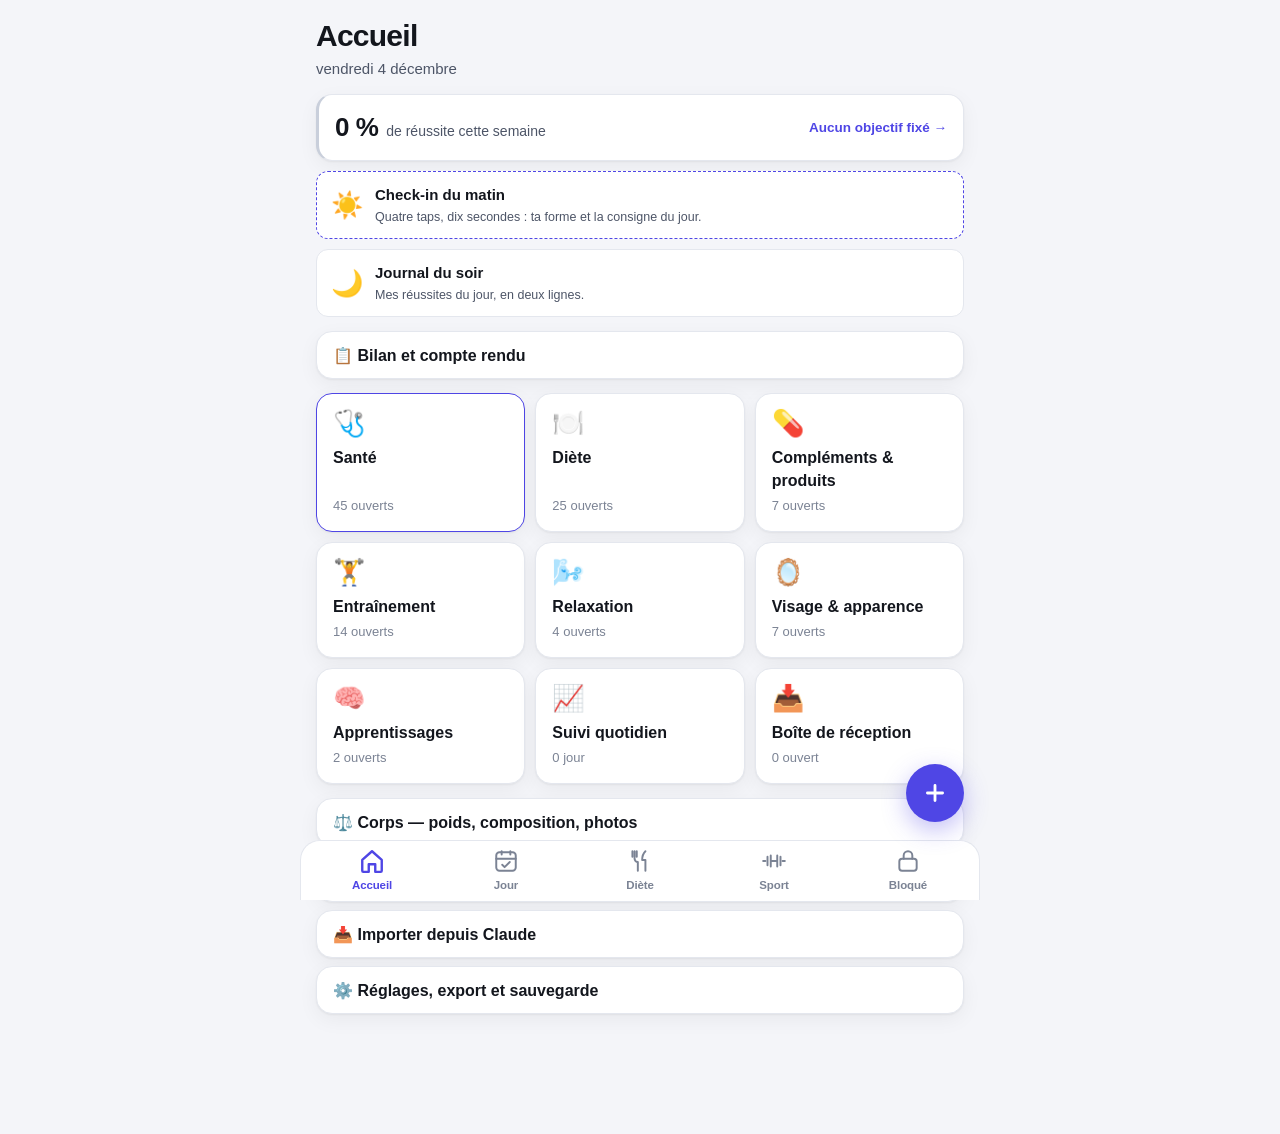
<file: index.html>
<!DOCTYPE html>
<html lang="fr">
<head>
<meta charset="UTF-8">
<meta name="viewport" content="width=device-width, initial-scale=1.0, viewport-fit=cover">
<title>Suivi personnel</title>
<link rel="stylesheet" href="style.css">
<link rel="manifest" href="manifest.json">
<link rel="apple-touch-icon" href="apple-touch-icon.png">
<link rel="icon" href="icon-192.png">
<meta name="theme-color" content="#4f46e5">
<meta name="apple-mobile-web-app-capable" content="yes">
<meta name="mobile-web-app-capable" content="yes">
<meta name="apple-mobile-web-app-status-bar-style" content="black-translucent">
<meta name="apple-mobile-web-app-title" content="Suivi">
<meta name="description" content="Suivi personnel — protocoles santé, diète, entraînement, relaxation, apparence et apprentissages en un seul endroit.">
</head>
<body>

<main id="app" class="app"><!-- vue injectée --></main>

<button id="fab" class="fab" type="button" aria-label="Ajouter une note">
  <svg viewBox="0 0 24 24" aria-hidden="true"><path d="M12 5v14M5 12h14"/></svg>
</button>

<!-- Icônes vectorielles : rendu identique sur tous les appareils, contrairement aux émojis. -->
<nav class="nav" aria-label="Navigation principale">
  <a class="nav-item" href="#/">
    <svg class="nav-icon" viewBox="0 0 24 24" aria-hidden="true"><path d="M3 11 12 3l9 8v10a1 1 0 0 1-1 1h-5v-7H9v7H4a1 1 0 0 1-1-1z"/></svg>
    <span>Accueil</span>
  </a>
  <a class="nav-item" href="#/jour">
    <svg class="nav-icon" viewBox="0 0 24 24" aria-hidden="true"><rect x="3" y="4" width="18" height="17" rx="3"/><path d="M8 3v3M16 3v3M3 10h18M8.5 15.5l2.2 2.2 4.8-4.8"/></svg>
    <span>Jour</span>
  </a>
  <a class="nav-item" href="#/nutrition">
    <svg class="nav-icon" viewBox="0 0 24 24" aria-hidden="true"><path d="M7 3v7a3 3 0 0 0 3 3v8M5 3v5M9 3v5M17 3c-2 2-3 5-3 8h3v10"/></svg>
    <span>Diète</span>
  </a>
  <a class="nav-item" href="#/sport">
    <svg class="nav-icon" viewBox="0 0 24 24" aria-hidden="true"><path d="M2 12h2M20 12h2M6 8v8M18 8v8M9 7v10M15 7v10M9 12h6"/></svg>
    <span>Sport</span>
  </a>
  <a class="nav-item" href="#/bloque">
    <svg class="nav-icon" viewBox="0 0 24 24" aria-hidden="true"><rect x="4" y="10" width="16" height="11" rx="2.5"/><path d="M8 10V7a4 4 0 0 1 8 0v3"/></svg>
    <span>Bloqué</span>
  </a>
</nav>

<div id="toast" class="toast" role="status" aria-live="polite"></div>

<script type="module" src="app.js"></script>
</body>
</html>
</file>
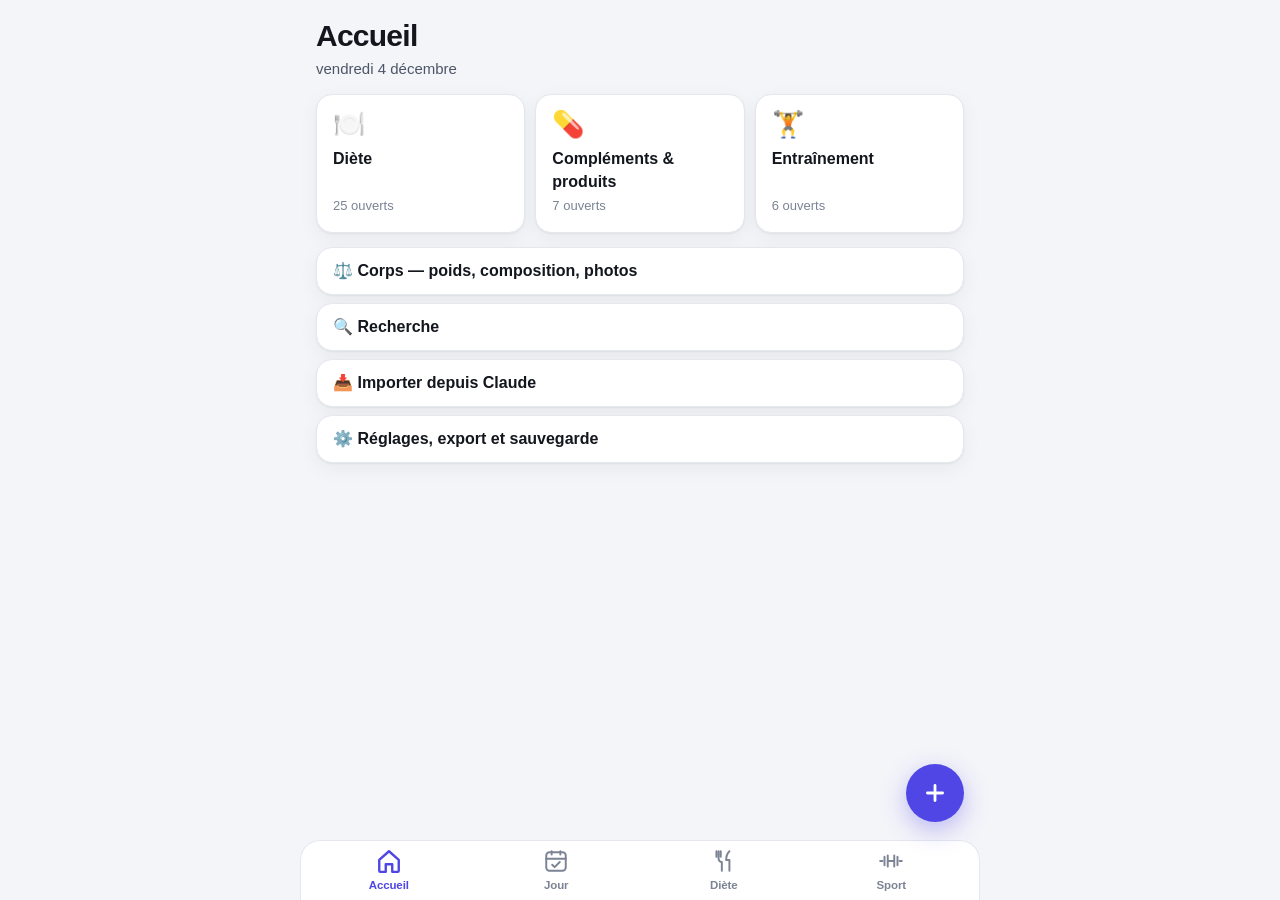
<file: diete-sport/index.html>
<!DOCTYPE html>
<html lang="fr">
<head>
<meta charset="UTF-8">
<meta name="viewport" content="width=device-width, initial-scale=1.0, viewport-fit=cover">
<title>Diète & Sport</title>
<link rel="stylesheet" href="style.css">
<link rel="manifest" href="manifest.json">
<link rel="apple-touch-icon" href="apple-touch-icon.png">
<link rel="icon" href="icon-192.png">
<meta name="theme-color" content="#4f46e5">
<meta name="apple-mobile-web-app-capable" content="yes">
<meta name="mobile-web-app-capable" content="yes">
<meta name="apple-mobile-web-app-status-bar-style" content="black-translucent">
<meta name="apple-mobile-web-app-title" content="Diète+Sport">
<meta name="description" content="Diète & Sport — calculateur nutrition, musculation, circuits, course et mesures corporelles.">
</head>
<body>

<main id="app" class="app"><!-- vue injectée --></main>

<button id="fab" class="fab" type="button" aria-label="Ajouter une note">
  <svg viewBox="0 0 24 24" aria-hidden="true"><path d="M12 5v14M5 12h14"/></svg>
</button>

<!-- Icônes vectorielles : rendu identique sur tous les appareils, contrairement aux émojis. -->
<nav class="nav" aria-label="Navigation principale">
  <a class="nav-item" href="#/">
    <svg class="nav-icon" viewBox="0 0 24 24" aria-hidden="true"><path d="M3 11 12 3l9 8v10a1 1 0 0 1-1 1h-5v-7H9v7H4a1 1 0 0 1-1-1z"/></svg>
    <span>Accueil</span>
  </a>
  <a class="nav-item" href="#/jour">
    <svg class="nav-icon" viewBox="0 0 24 24" aria-hidden="true"><rect x="3" y="4" width="18" height="17" rx="3"/><path d="M8 3v3M16 3v3M3 10h18M8.5 15.5l2.2 2.2 4.8-4.8"/></svg>
    <span>Jour</span>
  </a>
  <a class="nav-item" href="#/nutrition">
    <svg class="nav-icon" viewBox="0 0 24 24" aria-hidden="true"><path d="M7 3v7a3 3 0 0 0 3 3v8M5 3v5M9 3v5M17 3c-2 2-3 5-3 8h3v10"/></svg>
    <span>Diète</span>
  </a>
  <a class="nav-item" href="#/sport">
    <svg class="nav-icon" viewBox="0 0 24 24" aria-hidden="true"><path d="M2 12h2M20 12h2M6 8v8M18 8v8M9 7v10M15 7v10M9 12h6"/></svg>
    <span>Sport</span>
  </a>
</nav>

<div id="toast" class="toast" role="status" aria-live="polite"></div>

<script type="module" src="app.js"></script>
</body>
</html>
</file>
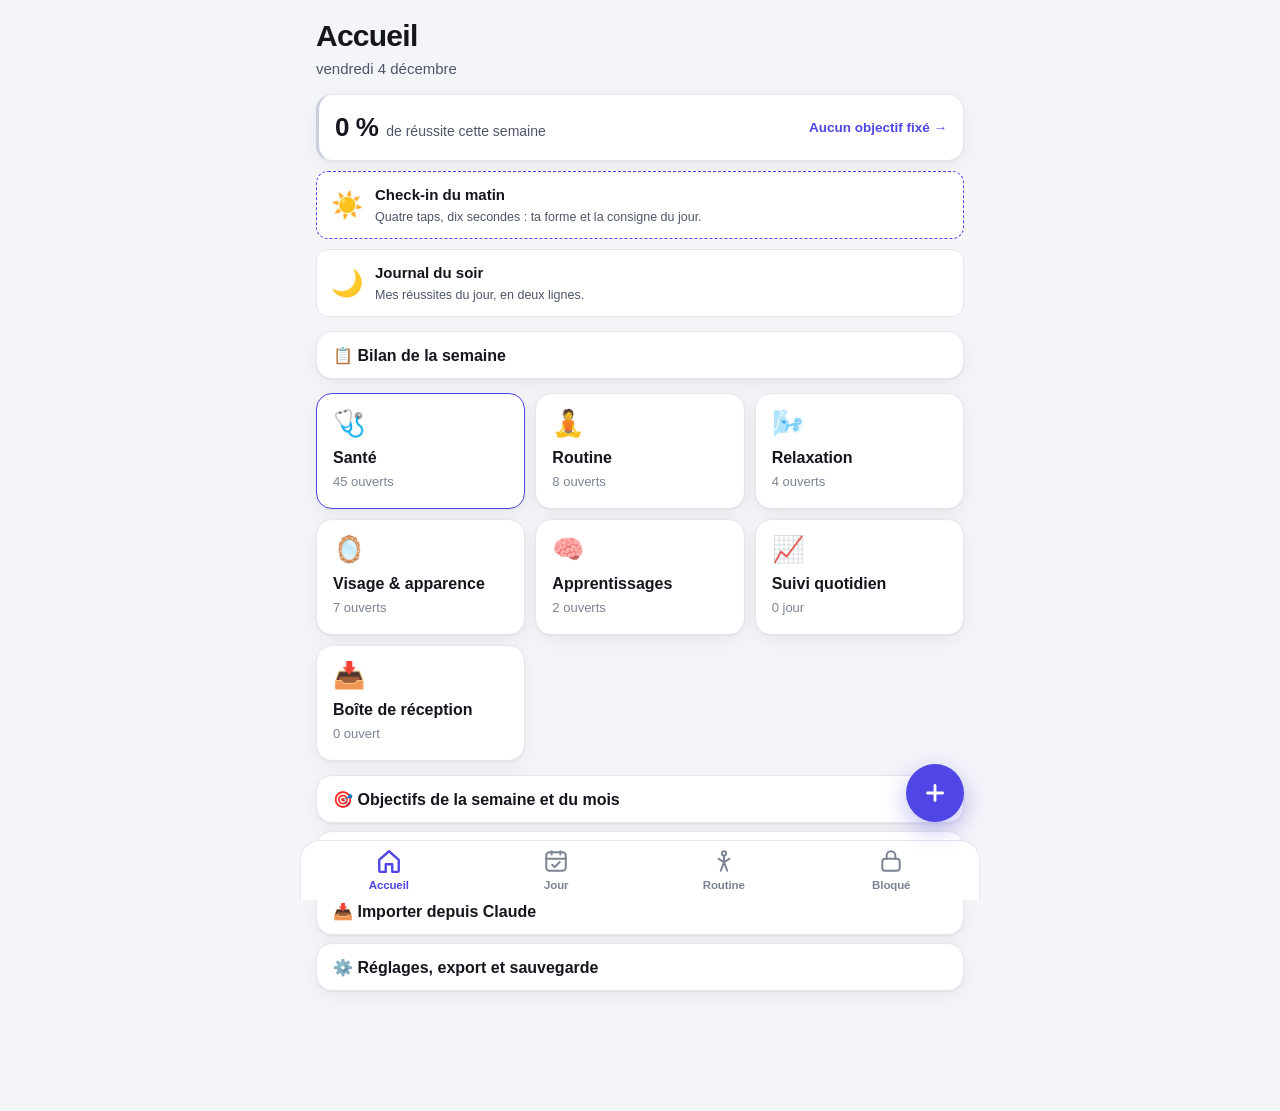
<file: objectifs-routine/index.html>
<!DOCTYPE html>
<html lang="fr">
<head>
<meta charset="UTF-8">
<meta name="viewport" content="width=device-width, initial-scale=1.0, viewport-fit=cover">
<title>Objectifs & Routine</title>
<link rel="stylesheet" href="style.css">
<link rel="manifest" href="manifest.json">
<link rel="apple-touch-icon" href="apple-touch-icon.png">
<link rel="icon" href="icon-192.png">
<meta name="theme-color" content="#4f46e5">
<meta name="apple-mobile-web-app-capable" content="yes">
<meta name="mobile-web-app-capable" content="yes">
<meta name="apple-mobile-web-app-status-bar-style" content="black-translucent">
<meta name="apple-mobile-web-app-title" content="Objectifs">
<meta name="description" content="Objectifs & Routine — habitudes du jour, objectifs, routines guidées, santé, forme et journal.">
</head>
<body>

<main id="app" class="app"><!-- vue injectée --></main>

<button id="fab" class="fab" type="button" aria-label="Ajouter une note">
  <svg viewBox="0 0 24 24" aria-hidden="true"><path d="M12 5v14M5 12h14"/></svg>
</button>

<!-- Icônes vectorielles : rendu identique sur tous les appareils, contrairement aux émojis. -->
<nav class="nav" aria-label="Navigation principale">
  <a class="nav-item" href="#/">
    <svg class="nav-icon" viewBox="0 0 24 24" aria-hidden="true"><path d="M3 11 12 3l9 8v10a1 1 0 0 1-1 1h-5v-7H9v7H4a1 1 0 0 1-1-1z"/></svg>
    <span>Accueil</span>
  </a>
  <a class="nav-item" href="#/jour">
    <svg class="nav-icon" viewBox="0 0 24 24" aria-hidden="true"><rect x="3" y="4" width="18" height="17" rx="3"/><path d="M8 3v3M16 3v3M3 10h18M8.5 15.5l2.2 2.2 4.8-4.8"/></svg>
    <span>Jour</span>
  </a>
  <a class="nav-item" href="#/routine">
    <svg class="nav-icon" viewBox="0 0 24 24" aria-hidden="true"><circle cx="12" cy="5" r="2"/><path d="M12 7v6M7 10l5 3 5-3M9 21l3-8 3 8"/></svg>
    <span>Routine</span>
  </a>
  <a class="nav-item" href="#/bloque">
    <svg class="nav-icon" viewBox="0 0 24 24" aria-hidden="true"><rect x="4" y="10" width="16" height="11" rx="2.5"/><path d="M8 10V7a4 4 0 0 1 8 0v3"/></svg>
    <span>Bloqué</span>
  </a>
</nav>

<div id="toast" class="toast" role="status" aria-live="polite"></div>

<script type="module" src="app.js"></script>
</body>
</html>
</file>
<file: style.css>
/* Suivi personnel — feuille de style v2.
   Mobile d'abord, une main, lisible au soleil. Moins de bordures, plus de
   respiration ; l'état (bloqué, fait, critique) se lit à un filet de couleur,
   pas à un cadre. Les sélecteurs de la v1 sont tous conservés. */

/* ------------------------------------------------------------ tokens */

:root {
  --bg: #f4f5f9;
  --bg-soft: #f4f5f9;
  --surface: #ffffff;
  --surface-2: #f0f2f7;
  --border: #e4e7ee;
  --border-strong: #c9cfdb;
  --text: #13161d;
  --text-soft: #4d5567;
  --text-faint: #7b8394;

  --accent: #4f46e5;
  --accent-text: #ffffff;
  --accent-soft: #eceafe;

  --blocked: #b4521b;
  --blocked-soft: #fdf0e6;
  --critical: #c0233f;
  --critical-soft: #fdeaee;
  --ok: #157a4b;
  --ok-soft: #e4f6ec;

  --radius: 16px;
  --radius-sm: 12px;
  --tap: 48px;
  --nav-h: 60px;
  --safe-b: env(safe-area-inset-bottom, 0px);
  --safe-t: env(safe-area-inset-top, 0px);

  --shadow: 0 1px 2px rgba(19, 22, 29, .05), 0 6px 20px rgba(19, 22, 29, .05);
  --shadow-lg: 0 -8px 40px rgba(19, 22, 29, .18);

  color-scheme: light;
}

@media (prefers-color-scheme: dark) {
  :root:not([data-theme="light"]) {
    --bg: #0b0d12;
    --bg-soft: #0b0d12;
    --surface: #141821;
    --surface-2: #1b202c;
    --border: #232938;
    --border-strong: #3a4256;
    --text: #f1f3f8;
    --text-soft: #aeb6c6;
    --text-faint: #7f8899;

    --accent: #8f8bff;
    --accent-text: #0b0d12;
    --accent-soft: #232449;

    --blocked: #ffb27a;
    --blocked-soft: #2e2012;
    --critical: #ff8fa6;
    --critical-soft: #34151e;
    --ok: #6ee2a6;
    --ok-soft: #10291d;

    --shadow: none;
    --shadow-lg: 0 -8px 40px rgba(0, 0, 0, .6);

    color-scheme: dark;
  }
}

:root[data-theme="dark"] {
  --bg: #0b0d12;
  --bg-soft: #0b0d12;
  --surface: #141821;
  --surface-2: #1b202c;
  --border: #232938;
  --border-strong: #3a4256;
  --text: #f1f3f8;
  --text-soft: #aeb6c6;
  --text-faint: #7f8899;

  --accent: #8f8bff;
  --accent-text: #0b0d12;
  --accent-soft: #232449;

  --blocked: #ffb27a;
  --blocked-soft: #2e2012;
  --critical: #ff8fa6;
  --critical-soft: #34151e;
  --ok: #6ee2a6;
  --ok-soft: #10291d;

  --shadow: none;
  --shadow-lg: 0 -8px 40px rgba(0, 0, 0, .6);

  color-scheme: dark;
}

/* ------------------------------------------------------------- base */

* { box-sizing: border-box; }
html { -webkit-text-size-adjust: 100%; }

body {
  margin: 0;
  background: var(--bg);
  color: var(--text);
  font: 16px/1.45 -apple-system, BlinkMacSystemFont, "SF Pro Text", "Segoe UI", Roboto, "Helvetica Neue", Arial, sans-serif;
  -webkit-font-smoothing: antialiased;
  overscroll-behavior-y: contain;
}
body.no-scroll { overflow: hidden; }

button, input, select, textarea { font: inherit; color: inherit; }
h1, h2, h3 { margin: 0; line-height: 1.2; letter-spacing: -.01em; }
a { color: var(--accent); }
code { font-family: ui-monospace, SFMono-Regular, Menlo, Consolas, monospace; font-size: .92em; }
svg { display: block; }

/* ------------------------------------------------------------ layout */

.app {
  max-width: 680px;
  margin: 0 auto;
  /* L'app passe sous la barre de statut iOS : on lui réserve sa hauteur. */
  padding: calc(var(--safe-t) + 14px) 16px calc(var(--nav-h) + var(--safe-b) + 92px);
}

.view > * + * { margin-top: 14px; }

.view-head { padding-top: 4px; }
.view-head h1 { font-size: 30px; font-weight: 800; letter-spacing: -.025em; }
.view-head .sub { margin: 4px 0 0; color: var(--text-soft); font-size: 15px; }
.eyebrow { margin: 0 0 4px; font-size: 22px; line-height: 1; }

.today-date { margin: 0; color: var(--text-soft); font-size: 15px; text-transform: capitalize; }

.block-head {
  display: flex;
  align-items: baseline;
  justify-content: space-between;
  gap: 10px;
  margin-top: 24px;
  padding: 0 2px;
}
.block-head h2 { font-size: 18px; font-weight: 700; }

.counter { font-size: 14px; font-weight: 600; color: var(--text-faint); font-variant-numeric: tabular-nums; }

.group-title {
  margin: 18px 2px 8px;
  font-size: 12.5px;
  font-weight: 700;
  text-transform: uppercase;
  letter-spacing: .08em;
  color: var(--text-faint);
}

.sub { color: var(--text-soft); font-size: 15px; }
.hint { color: var(--text-faint); font-size: 13.5px; line-height: 1.45; margin: 8px 2px 0; }

.empty {
  margin: 10px 0;
  padding: 18px 16px;
  border: 1px dashed var(--border-strong);
  border-radius: var(--radius);
  color: var(--text-faint);
  text-align: center;
  font-size: 15px;
}

/* --------------------------------------------------------- surfaces */

.panel, .hero, .item, .fold, .callout, .nut, .nut-tile, .nut-food, .trend, .rate-tile,
.chart, .metric, .objective-card, .blocker-head, .section-card, .row-link, .start-card,
.ex-block, .ph-card, .food-row, .sup-row, .objective, .preview-item, .q-preview, .target,
.rate-table, .note-preview {
  background: var(--surface);
  border: 1px solid var(--border);
  border-radius: var(--radius);
  box-shadow: var(--shadow);
}

.panel { padding: 16px; }
.panel h2 { font-size: 17px; margin-bottom: 12px; }

/* --------------------------------------------------------------- hero */

.hero { padding: 20px 18px; border-color: var(--accent); }
.hero-clear { border-color: var(--border); }

.hero-kicker {
  margin: 0 0 8px;
  font-size: 12px;
  font-weight: 700;
  text-transform: uppercase;
  letter-spacing: .1em;
  color: var(--accent);
}
.hero-clear .hero-kicker { color: var(--ok); }
.hero-title { font-size: 24px; font-weight: 800; letter-spacing: -.02em; }
.hero-detail { margin: 10px 0 0; color: var(--text-soft); font-size: 15px; }
.hero-warn {
  margin: 14px 0 0;
  padding: 12px 14px;
  background: var(--critical-soft);
  color: var(--critical);
  border-radius: var(--radius-sm);
  font-size: 14px;
  font-weight: 600;
  line-height: 1.4;
}
.hero-deps { margin: 12px 0 0; font-size: 14px; font-weight: 600; color: var(--blocked); }
.hero-actions { display: flex; gap: 10px; margin-top: 16px; flex-wrap: wrap; }

/* ------------------------------------------------------------ boutons */

.btn {
  min-height: var(--tap);
  padding: 0 18px;
  border: 1px solid var(--border-strong);
  border-radius: var(--radius-sm);
  background: var(--surface);
  color: var(--text);
  font-weight: 600;
  font-size: 15.5px;
  cursor: pointer;
  display: inline-flex;
  align-items: center;
  justify-content: center;
  gap: 8px;
  -webkit-tap-highlight-color: transparent;
}
.btn:active { transform: scale(.985); }
.btn[disabled] { opacity: .45; cursor: default; }

.btn-primary { background: var(--accent); color: var(--accent-text); border-color: var(--accent); }
.btn-ghost { background: transparent; }
.btn-danger { background: var(--critical); color: #fff; border-color: var(--critical); }
.btn-danger-ghost { color: var(--critical); border-color: var(--critical); background: transparent; }
.btn-block { display: flex; width: 100%; margin-top: 10px; }
.btn-small { min-height: 40px; padding: 0 14px; font-size: 14.5px; }

.linkish { background: none; border: 0; padding: 0; color: var(--accent); font-weight: 600; text-decoration: underline; cursor: pointer; }

/* -------------------------------------------------------------- items */

.items { list-style: none; margin: 8px 0 0; padding: 0; display: grid; gap: 8px; }

.item {
  display: flex;
  gap: 12px;
  align-items: flex-start;
  padding: 12px 14px 12px 12px;
  border-left: 3px solid transparent;
}
.item.is-doing { border-left-color: var(--accent); }
.item.is-blocked { border-left-color: var(--blocked); }
.item.is-critical { border-left-color: var(--critical); }
.item.is-done { border-left-color: var(--ok); opacity: .55; }
.item.is-done .item-title { text-decoration: line-through; }
.item.is-rejected, .item.is-queue { opacity: .55; }
.item.is-rejected .item-title { text-decoration: line-through; }
.item.is-optional { border-left-style: dashed; border-left-color: var(--border-strong); }
.item.kind-info { background: var(--surface-2); box-shadow: none; }

.drag-handle {
  flex: 0 0 auto;
  align-self: center;
  width: 32px;
  height: 32px;
  display: flex;
  align-items: center;
  justify-content: center;
  border-radius: 10px;
  color: var(--text-soft);
  font-size: 18px;
  line-height: 1;
  cursor: grab;
  touch-action: none;
  user-select: none;
}
.drag-handle:active { cursor: grabbing; background: var(--surface-2); }
.is-dragging { position: relative; z-index: 5; background: var(--surface-2); box-shadow: 0 6px 16px rgb(0 0 0 / .3); }

.check {
  flex: 0 0 auto;
  width: 28px;
  height: 28px;
  margin-top: 1px;
  border: 2px solid var(--border-strong);
  border-radius: 9px;
  background: transparent;
  cursor: pointer;
  position: relative;
  -webkit-tap-highlight-color: transparent;
}
.check::before { content: ""; position: absolute; inset: -10px; }   /* zone tactile élargie */
.check[aria-checked="true"] { background: var(--ok); border-color: var(--ok); }
.check[aria-checked="true"]::after {
  content: "";
  position: absolute;
  left: 8px; top: 3px;
  width: 7px; height: 13px;
  border: solid var(--surface);
  border-width: 0 3px 3px 0;
  transform: rotate(45deg);
}
.check-static { width: 28px; height: 28px; border: 2px dotted var(--border); border-radius: 9px; opacity: .5; }

.item-main { flex: 1; min-width: 0; cursor: pointer; }
.item-main:focus-visible { outline: 2px solid var(--accent); outline-offset: 3px; border-radius: 6px; }
.item-title { font-weight: 600; overflow-wrap: anywhere; }
.item-detail { margin-top: 3px; color: var(--text-soft); font-size: 14px; overflow-wrap: anywhere; }
.item-warn {
  margin-top: 8px;
  padding: 8px 10px;
  background: var(--critical-soft);
  color: var(--critical);
  border-radius: 8px;
  font-size: 13px;
  font-weight: 600;
}
.item-badges { display: flex; flex-wrap: wrap; gap: 6px; margin-top: 8px; }

.badge {
  font-size: 12px;
  font-weight: 700;
  padding: 3px 9px;
  border-radius: 999px;
  background: var(--surface-2);
  color: var(--text-soft);
}
.badge-ok { background: var(--ok-soft); color: var(--ok); }
.badge-blocked { background: var(--blocked-soft); color: var(--blocked); cursor: pointer; }
.badge-critical { background: var(--critical-soft); color: var(--critical); }
.badge-doing, .badge-src, .badge-howto { background: var(--accent-soft); color: var(--accent); }
.badge-howto { cursor: pointer; }
.badge-quiet { font-weight: 600; }

/* ------------------------------------------------------------ callout */

.callout {
  display: flex;
  justify-content: space-between;
  align-items: center;
  gap: 12px;
  min-height: var(--tap);
  padding: 14px 16px;
  background: var(--blocked-soft);
  color: var(--blocked);
  border: 0;
  box-shadow: none;
  text-decoration: none;
  font-size: 15px;
}
.callout span { white-space: nowrap; font-weight: 700; }
.callout-static { display: block; }

/* ------------------------------------------------------------ bloqué */

.blocker-group { margin-top: 22px; }
.blocker-head { display: flex; align-items: center; gap: 12px; padding: 14px 16px; border-left: 3px solid var(--blocked); }
.blocker-head > div { flex: 1; min-width: 0; }
.blocker-head h2 { font-size: 16.5px; }
.blocker-head .sub { font-size: 13.5px; margin-top: 2px; }
.blocker-lock { font-size: 18px; }

/* --------------------------------------------------------- rubriques */

.section-grid { display: grid; grid-template-columns: repeat(2, 1fr); gap: 10px; }
.section-card {
  display: flex;
  flex-direction: column;
  gap: 4px;
  min-height: 108px;
  padding: 16px;
  text-decoration: none;
  color: var(--text);
}
.section-card.is-priority { border-color: var(--accent); }
.section-icon { font-size: 26px; line-height: 1; }
.section-label { font-weight: 700; margin-top: 6px; }
.section-count { font-size: 13px; color: var(--text-faint); margin-top: auto; }
.section-links { display: grid; gap: 8px; margin-top: 14px; }
.row-link { display: flex; align-items: center; min-height: var(--tap); padding: 0 16px; text-decoration: none; color: var(--text); font-weight: 600; }

/* --------------------------------------------------------------- tabs */

.tabs { display: flex; gap: 8px; overflow-x: auto; padding: 2px; margin: 0 -2px; scrollbar-width: none; }
.tabs::-webkit-scrollbar { display: none; }
.tab {
  flex: 0 0 auto;
  display: inline-flex;
  align-items: center;
  gap: 6px;
  min-height: 40px;
  padding: 0 14px;
  border-radius: 999px;
  background: var(--surface);
  border: 1px solid var(--border);
  color: var(--text-soft);
  text-decoration: none;
  font-size: 14.5px;
  font-weight: 600;
  white-space: nowrap;
}
.tab.is-active { background: var(--accent); color: var(--accent-text); border-color: var(--accent); }
.tab-count { font-size: 12px; opacity: .85; }
.nut-tabs { margin-bottom: 2px; }

/* ------------------------------------------------------------- champs */

.note-block { margin-top: 24px; }
.note-block h3 { font-size: 14px; color: var(--text-faint); margin-bottom: 8px; }

.note-input, .input, .qa-text, .imp-text {
  width: 100%;
  padding: 12px 14px;
  background: var(--surface);
  border: 1px solid var(--border-strong);
  border-radius: var(--radius-sm);
  resize: vertical;
}
.input-lg { min-height: var(--tap); font-size: 17px; }
.note-input:focus, .input:focus, .qa-text:focus, .imp-text:focus {
  outline: 2px solid var(--accent); outline-offset: 1px; border-color: var(--accent);
}
.note-preview { padding: 12px 14px; color: var(--text-soft); }
.result-count { margin-top: 10px; }

.field { display: block; }
.field > span { display: block; font-size: 13px; font-weight: 600; color: var(--text-soft); margin-bottom: 6px; }
.field + .field, .field + .chips { margin-top: 14px; }

.chips { display: flex; flex-wrap: wrap; gap: 8px; }
.chip {
  min-height: 40px;
  padding: 0 14px;
  border: 1px solid var(--border-strong);
  border-radius: 999px;
  background: var(--surface);
  font-size: 14.5px;
  font-weight: 600;
  cursor: pointer;
}
.chip.is-active { background: var(--accent); color: var(--accent-text); border-color: var(--accent); }

.switch { display: flex; align-items: center; gap: 12px; min-height: var(--tap); font-weight: 600; }
.switch input { width: 22px; height: 22px; accent-color: var(--accent); }
.times { display: grid; grid-template-columns: 1fr 1fr; gap: 10px; margin-top: 8px; }
.times .field + .field { margin-top: 0; }
.version { text-align: center; color: var(--text-faint); font-size: 12.5px; margin-top: 24px; }

/* ------------------------------------------------------------- suivi */

.metrics { display: grid; gap: 8px; }
.metric { display: flex; align-items: center; justify-content: space-between; gap: 12px; min-height: var(--tap); padding: 10px 16px; }
.metric-label { font-weight: 600; }
.metric-input { display: flex; align-items: center; gap: 8px; }
.metric-input input {
  width: 80px; min-height: 40px; padding: 6px 10px; text-align: right;
  background: var(--surface-2); border: 1px solid var(--border-strong); border-radius: 8px;
  font-variant-numeric: tabular-nums; font-size: 17px;
}
.metric-unit { color: var(--text-faint); font-size: 13.5px; min-width: 30px; }

.chart { margin-top: 8px; padding: 12px 16px; }
.chart-head { display: flex; justify-content: space-between; align-items: baseline; }
.chart-label { font-weight: 700; font-size: 14.5px; }
.chart-last { font-variant-numeric: tabular-nums; color: var(--text-soft); font-size: 14px; }
.chart-note { color: var(--text-faint); font-size: 13.5px; }
.chart-empty { display: flex; justify-content: space-between; align-items: baseline; gap: 12px; }
.spark { width: 100%; height: 60px; margin-top: 6px; }
.spark polyline { fill: none; stroke: var(--accent); stroke-width: 2; stroke-linecap: round; stroke-linejoin: round; vector-effect: non-scaling-stroke; }
.spark circle { fill: var(--accent); }
.chart-axis { display: flex; justify-content: space-between; margin-top: 4px; font-size: 11.5px; color: var(--text-faint); font-variant-numeric: tabular-nums; }

/* ------------------------------------------------------------ import */

.imp-actions { display: flex; gap: 10px; flex-wrap: wrap; }
.code {
  background: var(--surface-2); border: 1px solid var(--border); border-radius: var(--radius-sm);
  padding: 12px; overflow-x: auto; font-family: ui-monospace, SFMono-Regular, Menlo, Consolas, monospace;
  font-size: 12.5px; line-height: 1.55; white-space: pre;
}
.imp-help { margin-top: 28px; }
.imp-help h3 { font-size: 15.5px; margin-bottom: 8px; }
.preview { margin-top: 8px; padding: 14px; background: var(--surface); border: 1px solid var(--accent); border-radius: var(--radius); }
.preview-list { list-style: none; margin: 8px 0 0; padding: 0; display: grid; gap: 6px; }
.preview-item { display: flex; gap: 10px; align-items: baseline; padding: 9px 12px; background: var(--surface-2); border: 0; box-shadow: none; border-radius: var(--radius-sm); font-size: 14.5px; }
.preview-item.is-dup { opacity: .55; }
.preview-mark { font-weight: 700; color: var(--ok); }
.preview-item.is-dup .preview-mark { color: var(--text-faint); }
.qa-text { min-height: 96px; font-size: 17px; }
.qa-hint { margin: 0; font-size: 13px; color: var(--text-faint); }

/* ------------------------------------------------------------ pliage */

.fold-actions { display: flex; gap: 8px; justify-content: flex-end; }
.fold { margin-top: 10px; overflow: hidden; }
.fold-head {
  display: flex; align-items: center; gap: 10px;
  min-height: 56px; padding: 10px 16px;
  cursor: pointer; list-style: none; user-select: none;
  -webkit-tap-highlight-color: transparent;
}
.fold-head::-webkit-details-marker { display: none; }
.fold-head:focus-visible { outline: 2px solid var(--accent); outline-offset: -2px; }
.fold-head h2 { flex: 1; min-width: 0; font-size: 16.5px; }
.fold-caret { flex: 0 0 auto; width: 20px; font-size: 20px; font-weight: 700; color: var(--text-faint); text-align: center; transition: transform .15s ease; }
.fold[open] > .fold-head .fold-caret { transform: rotate(90deg); }
.fold[open] > .fold-head .when-closed, .fold:not([open]) > .fold-head .when-open { display: none; }
.fold:not([open]) > .fold-head .counter { color: var(--accent); }
.fold:not([open]) > .fold-head .when-closed.is-done { color: var(--ok); }
.fold-body { padding: 0 12px 12px; }
.fold-body .items { margin-top: 0; }
.fold-body .nuts { padding-top: 2px; }

/* ------------------------------------------------- objectifs & taux */

.week-nav { display: flex; align-items: center; gap: 8px; flex-wrap: wrap; }
.week-nav .week-label { flex: 1; min-width: 140px; font-size: 14px; font-weight: 600; color: var(--text-soft); text-align: center; }
.week-nav .btn { text-decoration: none; }

.rate-hero { display: grid; grid-template-columns: 1fr 1fr; gap: 10px; }
.rate-tile { padding: 16px; border-left: 3px solid var(--border-strong); }
.rate-label { display: block; font-size: 12px; font-weight: 700; text-transform: uppercase; letter-spacing: .06em; color: var(--text-faint); }
.rate-value { font-size: 30px; font-weight: 800; letter-spacing: -.02em; font-variant-numeric: tabular-nums; white-space: nowrap; }
.rate-good { border-left-color: var(--ok); }
.rate-mid { border-left-color: var(--blocked); }
.rate-bad { border-left-color: var(--critical); }
.rate-none { border-left-color: var(--border); }
td.rate-good { color: var(--ok); font-weight: 700; }
td.rate-mid { color: var(--blocked); font-weight: 700; }
td.rate-bad { color: var(--critical); font-weight: 700; }
td.rate-none { color: var(--text-faint); }

.rate-table-wrap { overflow-x: auto; -webkit-overflow-scrolling: touch; }
.rate-table { width: 100%; border-collapse: collapse; overflow: hidden; font-size: 14px; }
.rate-table th, .rate-table td { padding: 10px 12px; text-align: right; border-bottom: 1px solid var(--border); }
.rate-table th { font-size: 12px; text-transform: uppercase; letter-spacing: .05em; color: var(--text-faint); white-space: nowrap; }
.rate-table th:first-child, .rate-table td:first-child { text-align: left; }
.rate-table td { font-variant-numeric: tabular-nums; }
.rate-name { font-weight: 600; min-width: 150px; }
.rate-freq { color: var(--text-faint); font-size: 12.5px; white-space: nowrap; }
.rate-total td { font-weight: 800; border-bottom: 0; background: var(--surface-2); }

.rate-strip {
  display: flex; align-items: center; justify-content: space-between; gap: 12px;
  padding: 14px 16px; text-decoration: none; color: var(--text);
  background: var(--surface); border: 1px solid var(--border); border-left: 3px solid var(--border-strong);
  border-radius: var(--radius); box-shadow: var(--shadow);
}
.rate-strip-main { display: flex; align-items: baseline; gap: 8px; flex-wrap: wrap; min-width: 0; }
.rate-strip-main strong { font-size: 26px; letter-spacing: -.02em; font-variant-numeric: tabular-nums; white-space: nowrap; }
.rate-strip-main span { font-size: 14px; color: var(--text-soft); }
.rate-strip-obj { font-size: 13.5px; font-weight: 600; color: var(--accent); text-align: right; }

.objective-card { margin-top: 14px; }
.objective-period { margin: -6px 0 12px; }
.objective-add { display: flex; gap: 8px; margin-bottom: 10px; }
.objective-add input {
  flex: 1; min-width: 0; min-height: var(--tap); padding: 0 12px;
  background: var(--surface-2); border: 1px solid var(--border-strong); border-radius: var(--radius-sm); font-size: 16px;
}
.objective-add input:focus { outline: 2px solid var(--accent); outline-offset: 1px; }
.objective-add .btn { min-width: 56px; padding: 0; font-size: 22px; }
.objectives { list-style: none; margin: 0; padding: 0; display: grid; gap: 8px; }
.objective { display: flex; align-items: center; gap: 12px; padding: 10px 12px; background: var(--surface-2); border: 0; box-shadow: none; border-radius: var(--radius-sm); }
.objective-text { flex: 1; min-width: 0; overflow-wrap: anywhere; font-weight: 600; }
.objective.is-done { opacity: .6; }
.objective.is-done .objective-text { text-decoration: line-through; }
.obj-del, .nut-del, .set-del {
  flex: 0 0 auto; width: 38px; height: 38px;
  border: 1px solid var(--border); border-radius: 10px; background: transparent;
  color: var(--critical); font-size: 14px; cursor: pointer;
}

.target-list { list-style: none; margin: 8px 0 0; padding: 0; display: grid; gap: 8px; }
.target { display: flex; align-items: center; gap: 12px; padding: 10px 14px; border-left: 3px solid var(--border-strong); border-radius: var(--radius-sm); }
.target.is-met { border-left-color: var(--ok); }
.target-mark { font-weight: 800; color: var(--text-faint); width: 18px; text-align: center; }
.target.is-met .target-mark { color: var(--ok); }
.target-label { flex: 1; min-width: 0; font-weight: 600; }
.target-val { font-variant-numeric: tabular-nums; font-size: 13.5px; color: var(--text-soft); white-space: nowrap; }

/* --------------------------------------------------------- évolution */

.trends { display: grid; gap: 10px; }
.trend { padding: 12px 16px; }
.trend-head { display: flex; justify-content: space-between; align-items: baseline; gap: 10px; margin-bottom: 8px; }
.trend-label { font-weight: 700; font-size: 15px; }
.trend-now { font-variant-numeric: tabular-nums; font-weight: 700; font-size: 14px; white-space: nowrap; }
.trend-up { color: var(--ok); font-size: 12.5px; }
.trend-down { color: var(--critical); font-size: 12.5px; }
.trend-flat { color: var(--text-faint); font-size: 12.5px; }
.trend-bars { display: flex; align-items: flex-end; gap: 5px; height: 46px; padding-bottom: 2px; border-bottom: 1px solid var(--border); }
.trend-bar { flex: 1; min-width: 0; border-radius: 4px 4px 0 0; background: var(--accent); }
.trend-bar.rate-good { background: var(--ok); }
.trend-bar.rate-mid { background: var(--blocked); }
.trend-bar.rate-bad { background: var(--critical); }
.trend-bar.is-empty { background: var(--border); height: 3px !important; }
.trend-bar.is-current { outline: 2px solid var(--accent); outline-offset: 1px; }

/* ------------------------------------------------------- modes d'emploi */

.howto-intro { margin: 0; color: var(--text-soft); }
.howto-steps { margin: 0; padding-left: 22px; display: grid; gap: 12px; }
.howto-steps li { line-height: 1.5; overflow-wrap: anywhere; }
.howto-steps strong { color: var(--text); }
.howto-tempo { margin: 0; padding: 12px 14px; background: var(--surface-2); border-radius: var(--radius-sm); font-size: 14.5px; color: var(--text-soft); }
.howto-tempo strong { color: var(--text); }

/* ---------------------------------------------------------- nutrition */

.nut-tiles { display: grid; grid-template-columns: 1fr 1fr; gap: 10px; }
.nut-tile { padding: 14px 16px; }
.nut-tile-label { display: block; font-size: 12px; font-weight: 700; text-transform: uppercase; letter-spacing: .06em; color: var(--text-faint); }
.nut-tile-val { display: block; font-size: 28px; font-weight: 800; letter-spacing: -.02em; font-variant-numeric: tabular-nums; line-height: 1.15; white-space: nowrap; }
.nut-tile-target { display: block; font-size: 12.5px; color: var(--text-soft); font-variant-numeric: tabular-nums; }
.nut-tile .bar { margin-top: 8px; }
.nut-tile.is-full .bar-fill { background: var(--ok); }
.nut-tile.is-over .bar-fill { background: var(--critical); }

.bar { height: 6px; background: var(--surface-2); border-radius: 999px; overflow: hidden; }
.bar-fill { height: 100%; background: var(--accent); border-radius: 999px; transition: width .2s ease; }

.target-kcal { display: block; color: var(--accent); font-weight: 700; }
[data-act="edit-targets"] { flex-direction: column; gap: 2px; padding: 10px 14px; line-height: 1.3; }

.nuts { display: grid; gap: 8px; }
.nut { padding: 12px 16px; }
.nut-head { display: flex; justify-content: space-between; align-items: baseline; gap: 10px; margin-bottom: 8px; }
.nut-label { font-weight: 700; font-size: 14.5px; }
.nut-period { font-size: 10.5px; font-weight: 700; text-transform: uppercase; letter-spacing: .05em; color: var(--text-faint); white-space: nowrap; }
.nut-val { font-variant-numeric: tabular-nums; font-weight: 700; }
.nut-target { color: var(--text-faint); font-weight: 600; font-size: 13px; }
.nut.is-full .bar-fill { background: var(--ok); }
.nut.is-over .bar-fill { background: var(--critical); }
.nut-warn { display: block; margin: 8px 0 0; padding: 7px 10px; background: var(--critical-soft); color: var(--critical); border-radius: 8px; font-size: 12.5px; font-weight: 600; }
.nut-note { margin: 8px 0 0; font-size: 12.5px; color: var(--text-faint); }
.nut-fill {
  display: block; width: 100%; margin-top: 8px; padding: 8px;
  border: 1px dashed var(--border-strong); border-radius: 8px; background: transparent;
  color: var(--accent); font-size: 13px; font-weight: 700; cursor: pointer;
}
.nut-fill:active { background: var(--accent-soft); }

.gaps { padding: 14px 16px; background: var(--blocked-soft); border-radius: var(--radius); }
.gaps-title { margin: 0 0 10px; font-size: 12px; font-weight: 700; text-transform: uppercase; letter-spacing: .06em; color: var(--blocked); }
.gaps-row { display: flex; flex-wrap: wrap; gap: 8px; }
.gap-chip {
  display: inline-flex; flex-direction: column; align-items: flex-start; gap: 0;
  min-height: 52px; padding: 6px 12px;
  border: 1px solid var(--blocked); border-radius: 12px; background: var(--surface);
  color: var(--blocked); font-weight: 700; cursor: pointer;
}
.gap-chip-name { font-size: 13px; }
.gap-chip-pct { font-variant-numeric: tabular-nums; font-size: 16px; }
.gap-chip-per { font-size: 10.5px; font-weight: 600; opacity: .75; text-transform: uppercase; letter-spacing: .04em; }
.gap-chip.is-over { border-color: var(--critical); color: var(--critical); }
.gaps .hint { margin-top: 8px; color: var(--blocked); }
.gap-left { color: var(--blocked); font-weight: 600; }

.nut-foods { list-style: none; margin: 8px 0 0; padding: 0; display: grid; gap: 8px; }
.nut-food { display: flex; align-items: center; gap: 12px; padding: 10px 12px 10px 14px; }
.nut-food.has-qty { border-color: var(--accent); }
.nut-food-main { flex: 1; min-width: 0; display: flex; flex-direction: column; gap: 2px; }
.nut-food-label { font-weight: 600; font-size: 15px; }
.nut-food-detail { font-size: 12.5px; color: var(--text-faint); font-variant-numeric: tabular-nums; }

.stepper { display: flex; align-items: center; gap: 2px; }
.stepper button, .qty-btn {
  width: 44px; height: 44px;
  border: 1px solid var(--border-strong); border-radius: 10px; background: var(--surface-2);
  font-size: 21px; font-weight: 700; line-height: 1; cursor: pointer;
}
.stepper button:disabled, .qty-btn:disabled { opacity: .35; cursor: default; }
.stepper button:active:not(:disabled), .qty-btn:active:not(:disabled) { transform: scale(.94); }
.stepper-qty { min-width: 34px; text-align: center; font-weight: 800; font-size: 17px; font-variant-numeric: tabular-nums; }
.qty-box { display: flex; align-items: center; gap: 4px; flex: 0 0 auto; }
.qty-val {
  min-width: 60px; height: 44px; padding: 0 6px;
  border: 1px solid var(--border); border-radius: 10px; background: transparent;
  font-weight: 700; font-size: 13.5px; font-variant-numeric: tabular-nums; cursor: pointer;
}
.qty-val.is-static { display: inline-flex; align-items: center; justify-content: center; border-color: transparent; }

.nut-libre { margin-top: 8px; }
.nut-libre-macros { display: grid; grid-template-columns: repeat(4, 1fr) 56px; gap: 6px; margin-top: 8px; }
.nut-libre-macros input { min-width: 0; }
.nut-disclaimer { margin-top: 18px; }

.food-results { list-style: none; margin: 8px 0 0; padding: 0; display: grid; gap: 6px; max-height: 46vh; overflow-y: auto; }
.food-row { display: flex; align-items: center; gap: 12px; padding: 10px 14px; background: var(--surface-2); border: 0; box-shadow: none; border-radius: var(--radius-sm); cursor: pointer; }
.food-row:active { background: var(--accent-soft); }
.food-row.is-recipe { box-shadow: inset 3px 0 0 var(--accent); }
.food-row-main { flex: 1; min-width: 0; display: flex; flex-direction: column; gap: 2px; }
.food-row-label { font-weight: 600; }
.food-row-detail { font-size: 12.5px; color: var(--text-faint); font-variant-numeric: tabular-nums; }
.food-row-add { font-size: 22px; font-weight: 700; color: var(--accent); flex: 0 0 auto; }
.food-row-need { font-size: 12.5px; color: var(--accent); font-weight: 700; }

.q-preview { padding: 12px 14px; background: var(--surface-2); border: 0; box-shadow: none; border-radius: var(--radius-sm); }
.q-macros { display: flex; flex-wrap: wrap; gap: 12px; font-size: 14px; color: var(--text-soft); }
.q-macros strong { font-size: 19px; color: var(--text); font-variant-numeric: tabular-nums; }
.q-micros { margin: 8px 0 0; font-size: 12.5px; color: var(--text-faint); }

.t-preview { display: flex; align-items: baseline; justify-content: space-between; gap: 10px; padding: 14px; background: var(--accent-soft); border-radius: var(--radius-sm); }
.t-preview-label { font-size: 12px; font-weight: 700; text-transform: uppercase; letter-spacing: .05em; color: var(--text-soft); }
.t-preview-val { font-size: 20px; font-weight: 800; color: var(--accent); font-variant-numeric: tabular-nums; white-space: nowrap; }

.nf-grid { display: grid; grid-template-columns: 1fr 1fr; gap: 8px; }
.nf-grid input { min-height: var(--tap); padding: 0 10px; background: var(--surface); border: 1px solid var(--border-strong); border-radius: var(--radius-sm); font-size: 15px; min-width: 0; }
.nf-grid input:focus { outline: 2px solid var(--accent); outline-offset: 1px; }
.nf-micros { margin-top: 12px; }

.sup-list { list-style: none; margin: 0 0 12px; padding: 0; display: grid; gap: 8px; }
.sup-row { display: flex; align-items: center; gap: 10px; padding: 10px 14px; background: var(--surface-2); border: 0; box-shadow: none; border-radius: var(--radius-sm); }
.sup-main { flex: 1; min-width: 0; display: flex; flex-direction: column; gap: 2px; cursor: pointer; }
.sup-label { font-weight: 600; }
.sup-detail { font-size: 12.5px; color: var(--text-faint); }
.micro-ok { color: var(--ok); font-weight: 700; }
.micro-hole { color: var(--blocked); font-weight: 700; }

/* ---------------------------------------------------------- entraînement */

.start-grid { display: grid; grid-template-columns: 1fr 1fr; gap: 10px; }
.start-card {
  display: flex; flex-direction: column; gap: 4px;
  min-height: 88px; padding: 14px 16px; text-align: left;
  color: var(--text); cursor: pointer; border-left: 3px solid var(--accent);
}
.start-card:active { background: var(--accent-soft); }
.start-title { font-weight: 700; }
.start-detail { font-size: 12.5px; color: var(--text-faint); line-height: 1.35; }
.start-card.is-new { border-left-color: var(--border-strong); border-style: dashed; box-shadow: none; }
/* Muscu : une séance par ligne, pleine largeur, actions à droite. */
.sort-row { display: flex; gap: 4px; padding: 3px; background: var(--surface-2); border-radius: 999px; }
.sort-btn {
  min-height: 30px; padding: 0 11px; border: 0; border-radius: 999px;
  background: transparent; color: var(--text-faint); font-size: 12.5px; font-weight: 700; cursor: pointer;
}
.sort-btn.is-active { background: var(--surface); color: var(--text); box-shadow: var(--shadow); }

.start-list { list-style: none; margin: 8px 0 0; padding: 0; display: grid; gap: 8px; }
.start-row {
  display: flex; align-items: stretch;
  background: var(--surface); border: 1px solid var(--border); border-left: 3px solid var(--accent);
  border-radius: var(--radius); box-shadow: var(--shadow); overflow: hidden;
}
.start-row.is-libre { border-left-color: var(--border-strong); border-style: dashed; box-shadow: none; }
.start-row-main {
  flex: 1; min-width: 0; display: flex; flex-direction: column; gap: 3px;
  padding: 12px 14px; text-align: left; background: transparent; border: 0; color: var(--text); cursor: pointer;
}
.start-row-main:active { background: var(--accent-soft); }
.start-last { font-size: 12px; font-weight: 600; color: var(--accent); margin-top: 2px; }
.start-row-actions { display: flex; flex-direction: column; justify-content: center; gap: 6px; padding: 8px; border-left: 1px solid var(--border); }
.row-act {
  width: 38px; height: 38px; border: 1px solid var(--border); border-radius: 10px;
  background: var(--surface-2); color: var(--text-soft); font-size: 14px; cursor: pointer;
}
.row-act.is-danger { color: var(--critical); }
.start-unhide { display: block; width: 100%; margin-top: 12px; text-align: center; font-size: 14px; }

.start-card-wrap { position: relative; display: flex; }
.start-card-wrap .start-card { flex: 1; padding-right: 44px; }
.tpl-edit {
  position: absolute; top: 8px; right: 8px; width: 32px; height: 32px;
  border: 1px solid var(--border); border-radius: 8px; background: var(--surface-2);
  color: var(--text-soft); font-size: 14px; cursor: pointer;
}

.tpl-target { display: flex; gap: 10px; margin-top: 6px; }
.tpl-target label { display: flex; flex-direction: column; gap: 2px; font-size: 11px; font-weight: 600; color: var(--text-faint); }
.tpl-target input { width: 64px; min-height: 38px; padding: 0 8px; background: var(--surface-2); border: 1px solid var(--border-strong); border-radius: 8px; font-size: 15px; font-variant-numeric: tabular-nums; }
.tpl-move { display: flex; flex-direction: column; gap: 4px; flex: 0 0 auto; }
.tpl-move button { width: 36px; height: 30px; border: 1px solid var(--border); border-radius: 8px; background: var(--surface-2); color: var(--text-soft); font-size: 13px; cursor: pointer; }
.tpl-move button:disabled { opacity: .3; }
.tpl-move .nut-del { width: 36px; height: 30px; font-size: 13px; }

.rest-bar {
  position: sticky; top: 0; z-index: 2;
  display: flex; align-items: center; gap: 10px;
  padding: 10px 14px; background: var(--accent-soft); border-radius: var(--radius-sm);
}
.rest-bar.is-over { background: var(--ok-soft); }
.rest-label { font-size: 11.5px; font-weight: 700; text-transform: uppercase; letter-spacing: .06em; color: var(--text-soft); }
.rest-left { flex: 1; font-size: 26px; font-weight: 800; font-variant-numeric: tabular-nums; }

/* Bloc exercice compact : tout tient en quelques lignes. */
.ex-block { margin-top: 8px; padding: 10px 12px; }
.ex-head { display: flex; align-items: center; gap: 8px; flex-wrap: wrap; }
.ex-head h2 { margin: 0; font-size: 15px; font-weight: 700; flex: 1; min-width: 0; }
.ex-target { font-size: 12.5px; font-weight: 600; color: var(--text-soft); font-variant-numeric: tabular-nums; }
.set-list { margin: 6px 0 0; padding-left: 18px; display: grid; gap: 2px; font-size: 14px; font-variant-numeric: tabular-nums; }
.set-list li { display: flex; align-items: center; justify-content: space-between; gap: 8px; }
.set-rm { font-size: 11.5px; color: var(--text-faint); }
.set-del { width: 30px; height: 30px; }
/* reps · kg · RPE · ✓ sur une seule ligne. */
.set-form { display: grid; grid-template-columns: 1fr 1fr 1fr auto; gap: 6px; align-items: stretch; margin-top: 8px; }
.set-form.no-load { grid-template-columns: 1fr 1fr auto; }
.set-form .btn { padding: 0 16px; min-height: 40px; }
.set-rpe { font-size: 12px; font-weight: 700; color: var(--accent); }

.tempo-badge { font-size: 11.5px; font-weight: 800; letter-spacing: .12em; padding: 2px 8px; border-radius: 999px; background: var(--accent-soft); color: var(--accent); }
.prev-line { margin: 4px 0 0; font-size: 12.5px; color: var(--text-faint); font-variant-numeric: tabular-nums; }

.last-sessions { margin: 12px 0 0; }
.last-sessions .fold-head { min-height: 44px; padding: 8px 14px; }
.last-sessions .fold-head h2 { font-size: 14.5px; }
.last-session { display: flex; flex-direction: column; gap: 3px; padding: 8px 0; border-top: 1px solid var(--border); font-size: 13px; }
.last-session:first-child { border-top: 0; padding-top: 0; }
.last-session-date { font-weight: 700; color: var(--accent); font-size: 12.5px; }
.last-session-ex { color: var(--text-soft); font-variant-numeric: tabular-nums; }
.last-session-ex strong { color: var(--text); font-weight: 600; }

.tpl-target input[data-tempo] { width: 72px; letter-spacing: .1em; text-align: center; }
.set-form input { min-height: 40px; padding: 0 8px; background: var(--surface-2); border: 1px solid var(--border-strong); border-radius: var(--radius-sm); font-size: 16px; min-width: 0; text-align: center; }
.set-form input::placeholder { font-size: 13px; }

.ph-card { display: flex; flex-direction: column; align-items: center; gap: 8px; padding: 24px 16px; text-align: center; border-width: 2px; }
.ph-card.is-work, .ph-card.is-in { border-color: var(--accent); background: var(--accent-soft); }
.ph-card.is-rest, .ph-card.is-out { border-color: var(--ok); background: var(--ok-soft); }
.ph-card.is-idle { border-color: var(--border); }
.ph-label { font-size: 20px; font-weight: 800; }
.ph-round { font-size: 13px; font-weight: 600; color: var(--text-soft); }
.ph-left { font-size: 64px; font-weight: 800; line-height: 1; font-variant-numeric: tabular-nums; letter-spacing: -.03em; }
.ph-cue { font-size: 15px; color: var(--text-soft); }
.ph-progress { font-size: 12.5px; color: var(--text-faint); font-variant-numeric: tabular-nums; }
.ph-card .bar { width: 100%; }
.hist-list { margin: 0; padding-left: 18px; display: grid; gap: 8px; font-size: 14.5px; }

/* ---------------------------------------------------------------- FAB */

.fab {
  position: fixed;
  right: 16px;
  bottom: calc(var(--nav-h) + var(--safe-b) + 18px);
  width: 58px; height: 58px;
  border: 0; border-radius: 50%;
  background: var(--accent); color: var(--accent-text);
  display: flex; align-items: center; justify-content: center;
  cursor: pointer; z-index: 30;
  box-shadow: 0 8px 24px rgba(79, 70, 229, .35);
}
.fab svg { width: 26px; height: 26px; fill: none; stroke: currentColor; stroke-width: 2.6; stroke-linecap: round; }
.fab:active { transform: scale(.94); }

/* ---------------------------------------------------------------- nav */

.nav {
  position: fixed; left: 0; right: 0; bottom: 0;
  display: flex;
  height: calc(var(--nav-h) + var(--safe-b));
  padding: 0 4px var(--safe-b);
  background: var(--surface);
  border-top: 1px solid var(--border);
  z-index: 20;
}
.nav-item {
  flex: 1; min-width: 0;
  display: flex; flex-direction: column; align-items: center; justify-content: center; gap: 3px;
  padding: 0 1px;
  text-decoration: none; color: var(--text-faint);
  font-size: 10.5px; font-weight: 600; letter-spacing: -.01em; white-space: nowrap;
  -webkit-tap-highlight-color: transparent;
}
.nav-icon {
  width: 24px; height: 24px;
  fill: none; stroke: currentColor; stroke-width: 1.8; stroke-linecap: round; stroke-linejoin: round;
}
.nav-item.is-active { color: var(--accent); }
.nav-item.is-active .nav-icon { stroke-width: 2.2; }

/* ------------------------------------------------------------- sheets */

.sheet-backdrop {
  position: fixed; inset: 0;
  background: rgba(8, 10, 14, .5);
  display: flex; align-items: flex-end; justify-content: center;
  z-index: 50; opacity: 0; transition: opacity .15s ease;
}
.sheet-backdrop.open { opacity: 1; }
.sheet-backdrop.closing { opacity: 0; }
.sheet {
  width: 100%; max-width: 680px; max-height: 92vh;
  display: flex; flex-direction: column;
  background: var(--bg);
  border-radius: 20px 20px 0 0;
  box-shadow: var(--shadow-lg);
  transform: translateY(16px); transition: transform .18s ease;
}
.sheet-backdrop.open .sheet { transform: translateY(0); }
.sheet-head { display: flex; align-items: center; justify-content: space-between; gap: 12px; padding: 16px 16px 10px; }
.sheet-head h2 { font-size: 18px; overflow-wrap: anywhere; }
.sheet-close { flex: 0 0 auto; width: 40px; height: 40px; border: 0; border-radius: 50%; background: var(--surface-2); font-size: 16px; cursor: pointer; }
.sheet-body { padding: 4px 16px calc(20px + var(--safe-b)); overflow-y: auto; }
.sheet-body > * + * { margin-top: 12px; }
.sheet-actions { display: flex; gap: 10px; margin-top: 18px; }
.sheet-actions .btn { flex: 1; }
.sheet-text { margin: 0; }
.sheet-warn { margin: 0; padding: 12px 14px; background: var(--critical-soft); color: var(--critical); border-radius: var(--radius-sm); font-weight: 600; font-size: 14.5px; }
.sheet-blocked { margin: 0; padding: 12px 14px; background: var(--blocked-soft); color: var(--blocked); border-radius: var(--radius-sm); font-weight: 600; font-size: 14.5px; }
.sheet-deps, .sheet-prog { margin: 0; font-size: 13.5px; color: var(--text-soft); font-weight: 600; }
.sheet-meta { margin: 0; font-size: 12.5px; color: var(--text-faint); }

/* -------------------------------------------------------------- toast */

.toast {
  position: fixed; left: 50%;
  bottom: calc(var(--nav-h) + var(--safe-b) + 86px);
  transform: translate(-50%, 12px);
  max-width: min(92vw, 420px);
  padding: 12px 16px;
  background: var(--text); color: var(--bg);
  border-radius: 999px;
  font-size: 14.5px; font-weight: 600; text-align: center;
  opacity: 0; pointer-events: none;
  transition: opacity .18s ease, transform .18s ease;
  z-index: 60;
}
.toast.show { opacity: 1; transform: translate(-50%, 0); }
.toast.error { background: var(--critical); color: #fff; }

/* ------------------------------------------------------- écrans larges */

@media (min-width: 420px) {
  .nav-item { font-size: 11.5px; }
  .nav-icon { width: 26px; height: 26px; }
}

@media (min-width: 760px) {
  .app { padding-bottom: 120px; }
  .section-grid, .start-grid { grid-template-columns: repeat(3, 1fr); }
  .nav { max-width: 680px; margin: 0 auto; border-radius: 20px 20px 0 0; border: 1px solid var(--border); border-bottom: 0; }
  .fab { right: calc(50% - 340px + 16px); }
}

@media (prefers-reduced-motion: reduce) {
  * { transition: none !important; animation: none !important; }
}

/* ------------------------------------------ objectifs d'entraînement */
.goal-strip { display: flex; flex-wrap: wrap; gap: 8px; margin: 0 0 12px; }
.goal-chip {
  display: inline-flex; align-items: center; gap: 6px; min-height: 36px; padding: 0 12px;
  border-radius: 999px; border: 1px solid var(--border-strong); background: var(--surface);
  color: var(--text-soft); font-size: 13px; font-weight: 600;
}
.goal-chip strong { color: var(--accent); font-variant-numeric: tabular-nums; }
.goal-chip.is-done { border-color: var(--ok); background: var(--ok-soft); }
.goal-chip.is-done strong { color: var(--ok); }

/* ------------------------------------------------ fréquence des fiches */
.rec-per { display: inline-flex; align-items: center; gap: 6px; font-size: 13px; color: var(--text-soft); }
.rec-per input {
  width: 56px; min-height: 36px; text-align: center; padding: 0 6px;
  background: var(--surface-2); border: 1px solid var(--border-strong); border-radius: var(--radius-sm); font-size: 16px;
}
.rec-per.is-hidden { display: none; }

/* ------------------------------------------------------------ circuits */
.circ-card {
  display: flex; flex-direction: column; align-items: center; gap: 6px; padding: 20px 16px; margin: 10px 0;
  text-align: center; border: 2px solid var(--accent); border-radius: var(--radius-sm); background: var(--accent-soft);
}
.circ-card.is-paused { border-style: dashed; opacity: .8; }
.circ-round { font-size: 12px; font-weight: 700; text-transform: uppercase; letter-spacing: .06em; color: var(--text-soft); }
.circ-clock { font-size: 48px; font-weight: 800; font-variant-numeric: tabular-nums; line-height: 1; }
.circ-now { font-size: 16px; font-weight: 700; }
.circ-stations { margin: 8px 0 0; padding-left: 22px; display: grid; gap: 4px; font-size: 14px; color: var(--text-soft); }
.circ-stations li.is-done { text-decoration: line-through; color: var(--text-faint); }
.circ-stations li.is-current { color: var(--text); font-weight: 700; }
.tpl-target select { min-height: 36px; padding: 0 6px; background: var(--surface-2); border: 1px solid var(--border-strong); border-radius: var(--radius-sm); font-size: 14px; }

/* ------------------------------------------------------ check-in matin */
.ck-row { margin-top: 12px; }
.ck-label { display: block; font-size: 12px; font-weight: 700; text-transform: uppercase; letter-spacing: .06em; color: var(--text-soft); margin-bottom: 6px; }
.ck-opts { display: grid; grid-template-columns: repeat(4, 1fr); gap: 6px; }
.ck-chip {
  display: flex; flex-direction: column; align-items: center; gap: 2px; min-height: 60px; padding: 6px 2px;
  border: 1px solid var(--border-strong); border-radius: var(--radius-sm); background: var(--surface-2); color: var(--text-soft);
  font-size: 11.5px; font-weight: 600;
}
.ck-chip.is-active { border-color: var(--accent); background: var(--accent-soft); color: var(--text); }
.ck-emoji { font-size: 24px; line-height: 1.1; }
.forme-result {
  display: flex; flex-direction: column; align-items: center; gap: 2px; margin: 16px 0 12px; padding: 16px;
  border-radius: var(--radius-sm); border: 2px solid var(--accent); background: var(--accent-soft); text-align: center;
}
.forme-result.is-go { border-color: var(--ok); background: var(--ok-soft); }
.forme-result.is-rest { border-color: var(--danger, #e5484d); }
.forme-face { font-size: 30px; line-height: 1; }
.forme-score { font-size: 40px; font-weight: 800; line-height: 1.1; }
.forme-score small { font-size: 16px; color: var(--text-soft); font-weight: 600; }
.forme-label { font-weight: 800; }
.forme-hint { font-size: 13px; color: var(--text-soft); }

/* cartes accueil */
.forme-card {
  display: flex; align-items: center; gap: 12px; width: 100%; margin: 10px 0 0; padding: 12px 14px; text-align: left;
  border: 1px solid var(--border); border-radius: var(--radius-sm); background: var(--surface); color: var(--text);
}
.forme-card.is-todo { border-style: dashed; border-color: var(--accent); }
.forme-card.is-go { border-color: var(--ok); background: var(--ok-soft); }
.forme-card.is-rest { border-color: var(--danger, #e5484d); }
.forme-card .forme-face { font-size: 26px; }
.forme-main { flex: 1; min-width: 0; display: flex; flex-direction: column; gap: 2px; }
.forme-main strong { font-size: 15px; }
.forme-main span { font-size: 12.5px; color: var(--text-soft); overflow: hidden; text-overflow: ellipsis; }
.forme-streak { font-size: 12.5px; font-weight: 800; color: var(--accent); white-space: nowrap; }
.forme-line { margin: 0 0 10px; font-size: 13.5px; color: var(--text-soft); text-align: left; }
.forme-line.is-go strong { color: var(--ok); }
.callout.is-warn { border-color: var(--danger, #e5484d); }
.badge-streak { color: var(--accent); font-weight: 800; }
.note-chips .chip { min-width: 40px; justify-content: center; }

/* charge & volume */
.load-bars { display: flex; align-items: flex-end; gap: 6px; height: 72px; padding: 6px 0 0; }
.load-bar { flex: 1; border-radius: 4px 4px 0 0; background: var(--border-strong); min-height: 3px; }
.load-bar.is-current { background: var(--accent); }
.load-bar.is-over { background: var(--danger, #e5484d); }
.load-verdict { margin: 6px 0 0; font-size: 13.5px; font-weight: 700; }
.load-verdict.is-high { color: var(--danger, #e5484d); }
.load-verdict.is-ok { color: var(--ok); }
.load-verdict.is-low, .load-verdict.is-na { color: var(--text-soft); }
.vol-list { display: grid; gap: 8px; margin-top: 8px; }
.vol-row { display: grid; grid-template-columns: 120px 1fr 64px; align-items: center; gap: 8px; font-size: 13.5px; }
.vol-label { white-space: nowrap; overflow: hidden; text-overflow: ellipsis; }
.vol-val { text-align: right; font-weight: 700; font-variant-numeric: tabular-nums; }

/* bilan */
.bilan-list { margin: 0; padding-left: 22px; display: grid; gap: 6px; font-size: 14px; }
.bilan-list.is-fix li { font-weight: 600; }
.bilan-rates { list-style: none; margin: 0; padding: 0; display: grid; gap: 6px; }
.bilan-rates li { display: flex; justify-content: space-between; align-items: center; padding: 8px 12px; border: 1px solid var(--border); border-radius: var(--radius-sm); background: var(--surface); font-size: 14px; }
.bilan-rates .rate-good { color: var(--ok); } .bilan-rates .rate-bad { color: var(--danger, #e5484d); }
.bilan-journal { list-style: none; margin: 0; padding: 0; display: grid; gap: 8px; }
.bilan-journal li { display: flex; flex-direction: column; gap: 3px; padding: 10px 12px; border: 1px solid var(--border); border-radius: var(--radius-sm); background: var(--surface); font-size: 14px; }
.bilan-journal strong { font-size: 12.5px; color: var(--accent); }
.bilan-ko { font-size: 12.5px; color: var(--text-soft); }

/* ------------------------------------------------------------- corps */
.body-card { margin-top: 10px; padding: 12px 14px; border: 1px solid var(--border); border-radius: var(--radius-sm); background: var(--surface); }
.body-card-head { display: flex; align-items: baseline; justify-content: space-between; gap: 10px; margin-bottom: 6px; }
.body-card-head h3 { margin: 0; font-size: 15px; font-weight: 700; }
.body-last { font-size: 12.5px; color: var(--text-soft); font-variant-numeric: tabular-nums; }
.trend-row { display: grid; grid-template-columns: 42px 1fr auto; align-items: center; gap: 10px; padding: 6px 0; border-top: 1px solid var(--border); }
.trend-row:first-of-type { border-top: 0; }
.trend-win { font-size: 12px; font-weight: 700; color: var(--text-faint); }
.trend-avg { display: flex; flex-direction: column; font-size: 15px; font-weight: 700; font-variant-numeric: tabular-nums; }
.trend-avg small { font-size: 11.5px; font-weight: 500; color: var(--text-faint); }
.trend-delta { font-size: 14px; font-weight: 800; font-variant-numeric: tabular-nums; color: var(--text-soft); }
.trend-delta.is-good { color: var(--ok); }
.trend-delta.is-bad { color: var(--danger, #e5484d); }
.trend-delta.is-up, .trend-delta.is-down { color: var(--accent); }
.hint-inline { font-weight: 500; color: var(--text-faint); }
.chart-svg { display: block; width: 100%; height: 80px; color: var(--accent); }
.chart-scale { font-size: 11.5px; color: var(--text-faint); }

/* photos */
.ph-actions { margin: 10px 0; }
.ph-actions .btn { width: 100%; }
.ph-compare { display: grid; grid-template-columns: 1fr 1fr; gap: 8px; margin-top: 10px; }
.ph-side { display: flex; flex-direction: column; gap: 6px; min-width: 0; }
.ph-side select { min-height: 40px; font-size: 14px; }
.ph-frame { aspect-ratio: 3 / 4; border-radius: var(--radius-sm); overflow: hidden; background: var(--surface-2); border: 1px solid var(--border); }
.ph-frame img { width: 100%; height: 100%; object-fit: cover; display: block; }
.ph-grid { display: grid; grid-template-columns: repeat(3, 1fr); gap: 8px; margin-top: 10px; }
.ph-cell { margin: 0; display: flex; flex-direction: column; gap: 4px; }
.ph-thumb { aspect-ratio: 1; border-radius: var(--radius-sm); overflow: hidden; background: var(--surface-2); border: 1px solid var(--border); }
.ph-thumb img { width: 100%; height: 100%; object-fit: cover; display: block; }
.ph-cell figcaption { display: flex; align-items: center; justify-content: space-between; gap: 4px; font-size: 11.5px; color: var(--text-soft); }
.ph-del { width: 24px; height: 24px; border: 0; background: none; color: var(--text-faint); font-size: 13px; }

/* rappels */
.rem-card { margin-top: 10px; }
.rem-days { display: inline-flex; align-items: center; gap: 6px; font-size: 13px; color: var(--text-soft); }
.rem-days input { width: 64px; text-align: center; }

/* --------------------------------------------------- chrono de séance */
.sess-start { margin-bottom: 4px; font-size: 17px; min-height: 52px; }
.sess-bar {
  display: flex; align-items: center; gap: 10px; margin-bottom: 10px;
  padding: 10px 14px; border-radius: var(--radius-sm); background: var(--ok-soft); border: 1px solid var(--ok);
}
.sess-label { font-size: 11.5px; font-weight: 700; text-transform: uppercase; letter-spacing: .06em; color: var(--text-soft); }
.sess-clock { flex: 1; font-size: 24px; font-weight: 800; font-variant-numeric: tabular-nums; }
.set-go { margin: 6px 0 0; min-height: 42px; font-weight: 700; }
.set-go.is-running { background: var(--accent-soft); border-color: var(--accent); color: var(--accent); }
.set-time { font-size: 11.5px; color: var(--text-faint); font-variant-numeric: tabular-nums; }
.rem-when { margin: 0; align-self: center; font-size: 13px; font-weight: 600; color: var(--text-soft); }

.sess-weigh {
  display: flex; flex-direction: column; align-items: flex-start; gap: 2px; width: 100%;
  text-align: left; margin: 0 0 10px;
}
.sess-weigh strong { font-size: 14.5px; }
.sess-weigh span { font-size: 12.5px; font-weight: 500; }

/* ------------------------------------------- répartition des lipides */
.fats { margin: 10px 0 0; padding: 12px 14px; border: 1px solid var(--border); border-radius: var(--radius-sm); background: var(--surface); }
.fats.is-over { border-color: var(--danger, #e5484d); }
.fats-head { display: flex; align-items: baseline; justify-content: space-between; gap: 10px; }
.fats-head h2 { margin: 0; font-size: 15px; font-weight: 700; }
.fats-rows { display: grid; gap: 8px; margin-top: 8px; }
.fat-row { display: grid; grid-template-columns: 104px 1fr 74px; align-items: center; gap: 8px; font-size: 13px; }
.fat-label { color: var(--text-soft); white-space: nowrap; overflow: hidden; text-overflow: ellipsis; }
.fat-val { display: flex; flex-direction: column; text-align: right; font-weight: 700; font-variant-numeric: tabular-nums; }
.fat-val small { font-size: 11px; font-weight: 500; color: var(--text-faint); }
.fat-row.is-over .bar-fill { background: var(--danger, #e5484d); }
.fat-row.is-over .fat-val { color: var(--danger, #e5484d); }

/* --------------------------------------------- sélecteur d'exercices */
.ep-row { align-items: center; }
.ep-row.is-picked { border-color: var(--accent); background: var(--accent-soft); }
.ep-row .food-row-add { font-weight: 800; color: var(--accent); }
.ep-row .row-act { flex: none; }

/* -------------------------------------------- moyenne de la semaine */
.week-avg {
  display: flex; align-items: center; justify-content: space-between; gap: 12px;
  margin: 10px 0 0; padding: 12px 14px;
  border: 1px solid var(--border); border-radius: var(--radius-sm); background: var(--surface);
}
.week-avg.is-ok { border-color: var(--ok); background: var(--ok-soft); }
.week-avg-main { display: flex; flex-direction: column; gap: 2px; min-width: 0; }
.week-avg-main strong { font-size: 20px; font-variant-numeric: tabular-nums; }
.week-avg-main span { font-size: 12.5px; color: var(--text-soft); }
.week-avg-side { display: flex; flex-direction: column; align-items: flex-end; gap: 2px; font-size: 13px; font-weight: 700; text-align: right; white-space: nowrap; }
.week-avg-side small { font-size: 11.5px; font-weight: 500; color: var(--text-faint); }
.week-avg-empty { margin-top: 10px; }

/* ------------------------------------------ mesures indépendantes */
.measure-chips { display: grid; grid-template-columns: repeat(auto-fit, minmax(96px, 1fr)); gap: 8px; margin: 10px 0 0; }
.measure-chip {
  display: flex; flex-direction: column; align-items: center; gap: 2px; min-height: 74px; padding: 8px 4px;
  border: 1px dashed var(--border-strong); border-radius: var(--radius-sm); background: var(--surface); color: var(--text);
}
.measure-chip.is-done { border-style: solid; border-color: var(--ok); background: var(--ok-soft); }
.measure-chip-icon { font-size: 20px; line-height: 1; }
.measure-chip-label { font-size: 11.5px; font-weight: 600; color: var(--text-soft); }
.measure-chip-val { font-size: 14px; font-weight: 800; font-variant-numeric: tabular-nums; }
.measure-chip.is-done .measure-chip-val { color: var(--ok); }
.measure-field .input-lg { font-size: 26px; text-align: center; font-variant-numeric: tabular-nums; }
.measure-context { display: grid; grid-template-columns: 1fr 1fr; gap: 8px; margin: 12px 0; }
.measure-context span { display: flex; flex-direction: column; gap: 2px; padding: 10px 12px; border: 1px solid var(--border); border-radius: var(--radius-sm); background: var(--surface-2); }
.measure-context strong { font-size: 17px; font-variant-numeric: tabular-nums; }
.measure-context small { font-size: 11.5px; color: var(--text-faint); }
.measure-all { display: block; margin-top: 12px; text-align: center; width: 100%; }
.body-card-head .btn-small { flex: none; }
.body-card .body-last { margin: 0 0 8px; font-size: 12.5px; color: var(--text-soft); font-variant-numeric: tabular-nums; }

/* ------------------------------------------ heures de sommeil exactes */
.ck-hours { display: flex; align-items: center; justify-content: space-between; gap: 12px; margin-bottom: 4px; }
.ck-hours > span { font-size: 12px; font-weight: 700; text-transform: uppercase; letter-spacing: .06em; color: var(--text-soft); }
.ck-hours small { font-size: 10.5px; font-weight: 500; text-transform: none; letter-spacing: 0; color: var(--text-faint); }
.ck-hours input {
  width: 92px; min-height: var(--tap); padding: 0 10px; text-align: center;
  background: var(--surface-2); border: 1px solid var(--border-strong); border-radius: var(--radius-sm);
  font-size: 19px; font-weight: 700; font-variant-numeric: tabular-nums;
}

/* Bouton « % mangé » des recettes : même gabarit que + et −, mais lisible
   comme une action distincte — on saisit une fraction, pas une part. */
.qty-pct {
  font-size: .78rem;
  font-weight: 700;
  letter-spacing: -.02em;
}

/* Notes de recette : la préparation ne tient pas sur une ligne, et on la lit
   au moment de cuisiner — donc un champ haut, dans la fiche, pas dans la liste. */
.rc-notes {
  min-height: 120px;
  line-height: 1.5;
  resize: vertical;
  font-family: inherit;
}
</file>
<file: diete-sport/style.css>
/* Suivi personnel — feuille de style v2.
   Mobile d'abord, une main, lisible au soleil. Moins de bordures, plus de
   respiration ; l'état (bloqué, fait, critique) se lit à un filet de couleur,
   pas à un cadre. Les sélecteurs de la v1 sont tous conservés. */

/* ------------------------------------------------------------ tokens */

:root {
  --bg: #f4f5f9;
  --bg-soft: #f4f5f9;
  --surface: #ffffff;
  --surface-2: #f0f2f7;
  --border: #e4e7ee;
  --border-strong: #c9cfdb;
  --text: #13161d;
  --text-soft: #4d5567;
  --text-faint: #7b8394;

  --accent: #4f46e5;
  --accent-text: #ffffff;
  --accent-soft: #eceafe;

  --blocked: #b4521b;
  --blocked-soft: #fdf0e6;
  --critical: #c0233f;
  --critical-soft: #fdeaee;
  --ok: #157a4b;
  --ok-soft: #e4f6ec;

  --radius: 16px;
  --radius-sm: 12px;
  --tap: 48px;
  --nav-h: 60px;
  --safe-b: env(safe-area-inset-bottom, 0px);
  --safe-t: env(safe-area-inset-top, 0px);

  --shadow: 0 1px 2px rgba(19, 22, 29, .05), 0 6px 20px rgba(19, 22, 29, .05);
  --shadow-lg: 0 -8px 40px rgba(19, 22, 29, .18);

  color-scheme: light;
}

@media (prefers-color-scheme: dark) {
  :root:not([data-theme="light"]) {
    --bg: #0b0d12;
    --bg-soft: #0b0d12;
    --surface: #141821;
    --surface-2: #1b202c;
    --border: #232938;
    --border-strong: #3a4256;
    --text: #f1f3f8;
    --text-soft: #aeb6c6;
    --text-faint: #7f8899;

    --accent: #8f8bff;
    --accent-text: #0b0d12;
    --accent-soft: #232449;

    --blocked: #ffb27a;
    --blocked-soft: #2e2012;
    --critical: #ff8fa6;
    --critical-soft: #34151e;
    --ok: #6ee2a6;
    --ok-soft: #10291d;

    --shadow: none;
    --shadow-lg: 0 -8px 40px rgba(0, 0, 0, .6);

    color-scheme: dark;
  }
}

:root[data-theme="dark"] {
  --bg: #0b0d12;
  --bg-soft: #0b0d12;
  --surface: #141821;
  --surface-2: #1b202c;
  --border: #232938;
  --border-strong: #3a4256;
  --text: #f1f3f8;
  --text-soft: #aeb6c6;
  --text-faint: #7f8899;

  --accent: #8f8bff;
  --accent-text: #0b0d12;
  --accent-soft: #232449;

  --blocked: #ffb27a;
  --blocked-soft: #2e2012;
  --critical: #ff8fa6;
  --critical-soft: #34151e;
  --ok: #6ee2a6;
  --ok-soft: #10291d;

  --shadow: none;
  --shadow-lg: 0 -8px 40px rgba(0, 0, 0, .6);

  color-scheme: dark;
}

/* ------------------------------------------------------------- base */

* { box-sizing: border-box; }
html { -webkit-text-size-adjust: 100%; }

body {
  margin: 0;
  background: var(--bg);
  color: var(--text);
  font: 16px/1.45 -apple-system, BlinkMacSystemFont, "SF Pro Text", "Segoe UI", Roboto, "Helvetica Neue", Arial, sans-serif;
  -webkit-font-smoothing: antialiased;
  overscroll-behavior-y: contain;
}
body.no-scroll { overflow: hidden; }

button, input, select, textarea { font: inherit; color: inherit; }
h1, h2, h3 { margin: 0; line-height: 1.2; letter-spacing: -.01em; }
a { color: var(--accent); }
code { font-family: ui-monospace, SFMono-Regular, Menlo, Consolas, monospace; font-size: .92em; }
svg { display: block; }

/* ------------------------------------------------------------ layout */

.app {
  max-width: 680px;
  margin: 0 auto;
  /* L'app passe sous la barre de statut iOS : on lui réserve sa hauteur. */
  padding: calc(var(--safe-t) + 14px) 16px calc(var(--nav-h) + var(--safe-b) + 92px);
}

.view > * + * { margin-top: 14px; }

.view-head { padding-top: 4px; }
.view-head h1 { font-size: 30px; font-weight: 800; letter-spacing: -.025em; }
.view-head .sub { margin: 4px 0 0; color: var(--text-soft); font-size: 15px; }
.eyebrow { margin: 0 0 4px; font-size: 22px; line-height: 1; }

.today-date { margin: 0; color: var(--text-soft); font-size: 15px; text-transform: capitalize; }

.block-head {
  display: flex;
  align-items: baseline;
  justify-content: space-between;
  gap: 10px;
  margin-top: 24px;
  padding: 0 2px;
}
.block-head h2 { font-size: 18px; font-weight: 700; }

.counter { font-size: 14px; font-weight: 600; color: var(--text-faint); font-variant-numeric: tabular-nums; }

.group-title {
  margin: 18px 2px 8px;
  font-size: 12.5px;
  font-weight: 700;
  text-transform: uppercase;
  letter-spacing: .08em;
  color: var(--text-faint);
}

.sub { color: var(--text-soft); font-size: 15px; }
.hint { color: var(--text-faint); font-size: 13.5px; line-height: 1.45; margin: 8px 2px 0; }

.empty {
  margin: 10px 0;
  padding: 18px 16px;
  border: 1px dashed var(--border-strong);
  border-radius: var(--radius);
  color: var(--text-faint);
  text-align: center;
  font-size: 15px;
}

/* --------------------------------------------------------- surfaces */

.panel, .hero, .item, .fold, .callout, .nut, .nut-tile, .nut-food, .trend, .rate-tile,
.chart, .metric, .objective-card, .blocker-head, .section-card, .row-link, .start-card,
.ex-block, .ph-card, .food-row, .sup-row, .objective, .preview-item, .q-preview, .target,
.rate-table, .note-preview {
  background: var(--surface);
  border: 1px solid var(--border);
  border-radius: var(--radius);
  box-shadow: var(--shadow);
}

.panel { padding: 16px; }
.panel h2 { font-size: 17px; margin-bottom: 12px; }

/* --------------------------------------------------------------- hero */

.hero { padding: 20px 18px; border-color: var(--accent); }
.hero-clear { border-color: var(--border); }

.hero-kicker {
  margin: 0 0 8px;
  font-size: 12px;
  font-weight: 700;
  text-transform: uppercase;
  letter-spacing: .1em;
  color: var(--accent);
}
.hero-clear .hero-kicker { color: var(--ok); }
.hero-title { font-size: 24px; font-weight: 800; letter-spacing: -.02em; }
.hero-detail { margin: 10px 0 0; color: var(--text-soft); font-size: 15px; }
.hero-warn {
  margin: 14px 0 0;
  padding: 12px 14px;
  background: var(--critical-soft);
  color: var(--critical);
  border-radius: var(--radius-sm);
  font-size: 14px;
  font-weight: 600;
  line-height: 1.4;
}
.hero-deps { margin: 12px 0 0; font-size: 14px; font-weight: 600; color: var(--blocked); }
.hero-actions { display: flex; gap: 10px; margin-top: 16px; flex-wrap: wrap; }

/* ------------------------------------------------------------ boutons */

.btn {
  min-height: var(--tap);
  padding: 0 18px;
  border: 1px solid var(--border-strong);
  border-radius: var(--radius-sm);
  background: var(--surface);
  color: var(--text);
  font-weight: 600;
  font-size: 15.5px;
  cursor: pointer;
  display: inline-flex;
  align-items: center;
  justify-content: center;
  gap: 8px;
  -webkit-tap-highlight-color: transparent;
}
.btn:active { transform: scale(.985); }
.btn[disabled] { opacity: .45; cursor: default; }

.btn-primary { background: var(--accent); color: var(--accent-text); border-color: var(--accent); }
.btn-ghost { background: transparent; }
.btn-danger { background: var(--critical); color: #fff; border-color: var(--critical); }
.btn-danger-ghost { color: var(--critical); border-color: var(--critical); background: transparent; }
.btn-block { display: flex; width: 100%; margin-top: 10px; }
.btn-small { min-height: 40px; padding: 0 14px; font-size: 14.5px; }

.linkish { background: none; border: 0; padding: 0; color: var(--accent); font-weight: 600; text-decoration: underline; cursor: pointer; }

/* -------------------------------------------------------------- items */

.items { list-style: none; margin: 8px 0 0; padding: 0; display: grid; gap: 8px; }

.item {
  display: flex;
  gap: 12px;
  align-items: flex-start;
  padding: 12px 14px 12px 12px;
  border-left: 3px solid transparent;
}
.item.is-doing { border-left-color: var(--accent); }
.item.is-blocked { border-left-color: var(--blocked); }
.item.is-critical { border-left-color: var(--critical); }
.item.is-done { border-left-color: var(--ok); opacity: .55; }
.item.is-done .item-title { text-decoration: line-through; }
.item.is-rejected, .item.is-queue { opacity: .55; }
.item.is-rejected .item-title { text-decoration: line-through; }
.item.is-optional { border-left-style: dashed; border-left-color: var(--border-strong); }
.item.kind-info { background: var(--surface-2); box-shadow: none; }

.drag-handle {
  flex: 0 0 auto;
  align-self: center;
  width: 32px;
  height: 32px;
  display: flex;
  align-items: center;
  justify-content: center;
  border-radius: 10px;
  color: var(--text-soft);
  font-size: 18px;
  line-height: 1;
  cursor: grab;
  touch-action: none;
  user-select: none;
}
.drag-handle:active { cursor: grabbing; background: var(--surface-2); }
.is-dragging { position: relative; z-index: 5; background: var(--surface-2); box-shadow: 0 6px 16px rgb(0 0 0 / .3); }

.check {
  flex: 0 0 auto;
  width: 28px;
  height: 28px;
  margin-top: 1px;
  border: 2px solid var(--border-strong);
  border-radius: 9px;
  background: transparent;
  cursor: pointer;
  position: relative;
  -webkit-tap-highlight-color: transparent;
}
.check::before { content: ""; position: absolute; inset: -10px; }   /* zone tactile élargie */
.check[aria-checked="true"] { background: var(--ok); border-color: var(--ok); }
.check[aria-checked="true"]::after {
  content: "";
  position: absolute;
  left: 8px; top: 3px;
  width: 7px; height: 13px;
  border: solid var(--surface);
  border-width: 0 3px 3px 0;
  transform: rotate(45deg);
}
.check-static { width: 28px; height: 28px; border: 2px dotted var(--border); border-radius: 9px; opacity: .5; }

.item-main { flex: 1; min-width: 0; cursor: pointer; }
.item-main:focus-visible { outline: 2px solid var(--accent); outline-offset: 3px; border-radius: 6px; }
.item-title { font-weight: 600; overflow-wrap: anywhere; }
.item-detail { margin-top: 3px; color: var(--text-soft); font-size: 14px; overflow-wrap: anywhere; }
.item-warn {
  margin-top: 8px;
  padding: 8px 10px;
  background: var(--critical-soft);
  color: var(--critical);
  border-radius: 8px;
  font-size: 13px;
  font-weight: 600;
}
.item-badges { display: flex; flex-wrap: wrap; gap: 6px; margin-top: 8px; }

.badge {
  font-size: 12px;
  font-weight: 700;
  padding: 3px 9px;
  border-radius: 999px;
  background: var(--surface-2);
  color: var(--text-soft);
}
.badge-ok { background: var(--ok-soft); color: var(--ok); }
.badge-blocked { background: var(--blocked-soft); color: var(--blocked); cursor: pointer; }
.badge-critical { background: var(--critical-soft); color: var(--critical); }
.badge-doing, .badge-src, .badge-howto { background: var(--accent-soft); color: var(--accent); }
.badge-howto { cursor: pointer; }
.badge-quiet { font-weight: 600; }

/* ------------------------------------------------------------ callout */

.callout {
  display: flex;
  justify-content: space-between;
  align-items: center;
  gap: 12px;
  min-height: var(--tap);
  padding: 14px 16px;
  background: var(--blocked-soft);
  color: var(--blocked);
  border: 0;
  box-shadow: none;
  text-decoration: none;
  font-size: 15px;
}
.callout span { white-space: nowrap; font-weight: 700; }
.callout-static { display: block; }

/* ------------------------------------------------------------ bloqué */

.blocker-group { margin-top: 22px; }
.blocker-head { display: flex; align-items: center; gap: 12px; padding: 14px 16px; border-left: 3px solid var(--blocked); }
.blocker-head > div { flex: 1; min-width: 0; }
.blocker-head h2 { font-size: 16.5px; }
.blocker-head .sub { font-size: 13.5px; margin-top: 2px; }
.blocker-lock { font-size: 18px; }

/* --------------------------------------------------------- rubriques */

.section-grid { display: grid; grid-template-columns: repeat(2, 1fr); gap: 10px; }
.section-card {
  display: flex;
  flex-direction: column;
  gap: 4px;
  min-height: 108px;
  padding: 16px;
  text-decoration: none;
  color: var(--text);
}
.section-card.is-priority { border-color: var(--accent); }
.section-icon { font-size: 26px; line-height: 1; }
.section-label { font-weight: 700; margin-top: 6px; }
.section-count { font-size: 13px; color: var(--text-faint); margin-top: auto; }
.section-links { display: grid; gap: 8px; margin-top: 14px; }
.row-link { display: flex; align-items: center; min-height: var(--tap); padding: 0 16px; text-decoration: none; color: var(--text); font-weight: 600; }

/* --------------------------------------------------------------- tabs */

.tabs { display: flex; gap: 8px; overflow-x: auto; padding: 2px; margin: 0 -2px; scrollbar-width: none; }
.tabs::-webkit-scrollbar { display: none; }
.tab {
  flex: 0 0 auto;
  display: inline-flex;
  align-items: center;
  gap: 6px;
  min-height: 40px;
  padding: 0 14px;
  border-radius: 999px;
  background: var(--surface);
  border: 1px solid var(--border);
  color: var(--text-soft);
  text-decoration: none;
  font-size: 14.5px;
  font-weight: 600;
  white-space: nowrap;
}
.tab.is-active { background: var(--accent); color: var(--accent-text); border-color: var(--accent); }
.tab-count { font-size: 12px; opacity: .85; }
.nut-tabs { margin-bottom: 2px; }

/* ------------------------------------------------------------- champs */

.note-block { margin-top: 24px; }
.note-block h3 { font-size: 14px; color: var(--text-faint); margin-bottom: 8px; }

.note-input, .input, .qa-text, .imp-text {
  width: 100%;
  padding: 12px 14px;
  background: var(--surface);
  border: 1px solid var(--border-strong);
  border-radius: var(--radius-sm);
  resize: vertical;
}
.input-lg { min-height: var(--tap); font-size: 17px; }
.note-input:focus, .input:focus, .qa-text:focus, .imp-text:focus {
  outline: 2px solid var(--accent); outline-offset: 1px; border-color: var(--accent);
}
.note-preview { padding: 12px 14px; color: var(--text-soft); }
.result-count { margin-top: 10px; }

.field { display: block; }
.field > span { display: block; font-size: 13px; font-weight: 600; color: var(--text-soft); margin-bottom: 6px; }
.field + .field, .field + .chips { margin-top: 14px; }

.chips { display: flex; flex-wrap: wrap; gap: 8px; }
.chip {
  min-height: 40px;
  padding: 0 14px;
  border: 1px solid var(--border-strong);
  border-radius: 999px;
  background: var(--surface);
  font-size: 14.5px;
  font-weight: 600;
  cursor: pointer;
}
.chip.is-active { background: var(--accent); color: var(--accent-text); border-color: var(--accent); }

.switch { display: flex; align-items: center; gap: 12px; min-height: var(--tap); font-weight: 600; }
.switch input { width: 22px; height: 22px; accent-color: var(--accent); }
.times { display: grid; grid-template-columns: 1fr 1fr; gap: 10px; margin-top: 8px; }
.times .field + .field { margin-top: 0; }
.version { text-align: center; color: var(--text-faint); font-size: 12.5px; margin-top: 24px; }

/* ------------------------------------------------------------- suivi */

.metrics { display: grid; gap: 8px; }
.metric { display: flex; align-items: center; justify-content: space-between; gap: 12px; min-height: var(--tap); padding: 10px 16px; }
.metric-label { font-weight: 600; }
.metric-input { display: flex; align-items: center; gap: 8px; }
.metric-input input {
  width: 80px; min-height: 40px; padding: 6px 10px; text-align: right;
  background: var(--surface-2); border: 1px solid var(--border-strong); border-radius: 8px;
  font-variant-numeric: tabular-nums; font-size: 17px;
}
.metric-unit { color: var(--text-faint); font-size: 13.5px; min-width: 30px; }

.chart { margin-top: 8px; padding: 12px 16px; }
.chart-head { display: flex; justify-content: space-between; align-items: baseline; }
.chart-label { font-weight: 700; font-size: 14.5px; }
.chart-last { font-variant-numeric: tabular-nums; color: var(--text-soft); font-size: 14px; }
.chart-note { color: var(--text-faint); font-size: 13.5px; }
.chart-empty { display: flex; justify-content: space-between; align-items: baseline; gap: 12px; }
.spark { width: 100%; height: 60px; margin-top: 6px; }
.spark polyline { fill: none; stroke: var(--accent); stroke-width: 2; stroke-linecap: round; stroke-linejoin: round; vector-effect: non-scaling-stroke; }
.spark circle { fill: var(--accent); }
.chart-axis { display: flex; justify-content: space-between; margin-top: 4px; font-size: 11.5px; color: var(--text-faint); font-variant-numeric: tabular-nums; }

/* ------------------------------------------------------------ import */

.imp-actions { display: flex; gap: 10px; flex-wrap: wrap; }
.code {
  background: var(--surface-2); border: 1px solid var(--border); border-radius: var(--radius-sm);
  padding: 12px; overflow-x: auto; font-family: ui-monospace, SFMono-Regular, Menlo, Consolas, monospace;
  font-size: 12.5px; line-height: 1.55; white-space: pre;
}
.imp-help { margin-top: 28px; }
.imp-help h3 { font-size: 15.5px; margin-bottom: 8px; }
.preview { margin-top: 8px; padding: 14px; background: var(--surface); border: 1px solid var(--accent); border-radius: var(--radius); }
.preview-list { list-style: none; margin: 8px 0 0; padding: 0; display: grid; gap: 6px; }
.preview-item { display: flex; gap: 10px; align-items: baseline; padding: 9px 12px; background: var(--surface-2); border: 0; box-shadow: none; border-radius: var(--radius-sm); font-size: 14.5px; }
.preview-item.is-dup { opacity: .55; }
.preview-mark { font-weight: 700; color: var(--ok); }
.preview-item.is-dup .preview-mark { color: var(--text-faint); }
.qa-text { min-height: 96px; font-size: 17px; }
.qa-hint { margin: 0; font-size: 13px; color: var(--text-faint); }

/* ------------------------------------------------------------ pliage */

.fold-actions { display: flex; gap: 8px; justify-content: flex-end; }
.fold { margin-top: 10px; overflow: hidden; }
.fold-head {
  display: flex; align-items: center; gap: 10px;
  min-height: 56px; padding: 10px 16px;
  cursor: pointer; list-style: none; user-select: none;
  -webkit-tap-highlight-color: transparent;
}
.fold-head::-webkit-details-marker { display: none; }
.fold-head:focus-visible { outline: 2px solid var(--accent); outline-offset: -2px; }
.fold-head h2 { flex: 1; min-width: 0; font-size: 16.5px; }
.fold-caret { flex: 0 0 auto; width: 20px; font-size: 20px; font-weight: 700; color: var(--text-faint); text-align: center; transition: transform .15s ease; }
.fold[open] > .fold-head .fold-caret { transform: rotate(90deg); }
.fold[open] > .fold-head .when-closed, .fold:not([open]) > .fold-head .when-open { display: none; }
.fold:not([open]) > .fold-head .counter { color: var(--accent); }
.fold:not([open]) > .fold-head .when-closed.is-done { color: var(--ok); }
.fold-body { padding: 0 12px 12px; }
.fold-body .items { margin-top: 0; }
.fold-body .nuts { padding-top: 2px; }

/* ------------------------------------------------- objectifs & taux */

.week-nav { display: flex; align-items: center; gap: 8px; flex-wrap: wrap; }
.week-nav .week-label { flex: 1; min-width: 140px; font-size: 14px; font-weight: 600; color: var(--text-soft); text-align: center; }
.week-nav .btn { text-decoration: none; }

.rate-hero { display: grid; grid-template-columns: 1fr 1fr; gap: 10px; }
.rate-tile { padding: 16px; border-left: 3px solid var(--border-strong); }
.rate-label { display: block; font-size: 12px; font-weight: 700; text-transform: uppercase; letter-spacing: .06em; color: var(--text-faint); }
.rate-value { font-size: 30px; font-weight: 800; letter-spacing: -.02em; font-variant-numeric: tabular-nums; white-space: nowrap; }
.rate-good { border-left-color: var(--ok); }
.rate-mid { border-left-color: var(--blocked); }
.rate-bad { border-left-color: var(--critical); }
.rate-none { border-left-color: var(--border); }
td.rate-good { color: var(--ok); font-weight: 700; }
td.rate-mid { color: var(--blocked); font-weight: 700; }
td.rate-bad { color: var(--critical); font-weight: 700; }
td.rate-none { color: var(--text-faint); }

.rate-table-wrap { overflow-x: auto; -webkit-overflow-scrolling: touch; }
.rate-table { width: 100%; border-collapse: collapse; overflow: hidden; font-size: 14px; }
.rate-table th, .rate-table td { padding: 10px 12px; text-align: right; border-bottom: 1px solid var(--border); }
.rate-table th { font-size: 12px; text-transform: uppercase; letter-spacing: .05em; color: var(--text-faint); white-space: nowrap; }
.rate-table th:first-child, .rate-table td:first-child { text-align: left; }
.rate-table td { font-variant-numeric: tabular-nums; }
.rate-name { font-weight: 600; min-width: 150px; }
.rate-freq { color: var(--text-faint); font-size: 12.5px; white-space: nowrap; }
.rate-total td { font-weight: 800; border-bottom: 0; background: var(--surface-2); }

.rate-strip {
  display: flex; align-items: center; justify-content: space-between; gap: 12px;
  padding: 14px 16px; text-decoration: none; color: var(--text);
  background: var(--surface); border: 1px solid var(--border); border-left: 3px solid var(--border-strong);
  border-radius: var(--radius); box-shadow: var(--shadow);
}
.rate-strip-main { display: flex; align-items: baseline; gap: 8px; flex-wrap: wrap; min-width: 0; }
.rate-strip-main strong { font-size: 26px; letter-spacing: -.02em; font-variant-numeric: tabular-nums; white-space: nowrap; }
.rate-strip-main span { font-size: 14px; color: var(--text-soft); }
.rate-strip-obj { font-size: 13.5px; font-weight: 600; color: var(--accent); text-align: right; }

.objective-card { margin-top: 14px; }
.objective-period { margin: -6px 0 12px; }
.objective-add { display: flex; gap: 8px; margin-bottom: 10px; }
.objective-add input {
  flex: 1; min-width: 0; min-height: var(--tap); padding: 0 12px;
  background: var(--surface-2); border: 1px solid var(--border-strong); border-radius: var(--radius-sm); font-size: 16px;
}
.objective-add input:focus { outline: 2px solid var(--accent); outline-offset: 1px; }
.objective-add .btn { min-width: 56px; padding: 0; font-size: 22px; }
.objectives { list-style: none; margin: 0; padding: 0; display: grid; gap: 8px; }
.objective { display: flex; align-items: center; gap: 12px; padding: 10px 12px; background: var(--surface-2); border: 0; box-shadow: none; border-radius: var(--radius-sm); }
.objective-text { flex: 1; min-width: 0; overflow-wrap: anywhere; font-weight: 600; }
.objective.is-done { opacity: .6; }
.objective.is-done .objective-text { text-decoration: line-through; }
.obj-del, .nut-del, .set-del {
  flex: 0 0 auto; width: 38px; height: 38px;
  border: 1px solid var(--border); border-radius: 10px; background: transparent;
  color: var(--critical); font-size: 14px; cursor: pointer;
}

.target-list { list-style: none; margin: 8px 0 0; padding: 0; display: grid; gap: 8px; }
.target { display: flex; align-items: center; gap: 12px; padding: 10px 14px; border-left: 3px solid var(--border-strong); border-radius: var(--radius-sm); }
.target.is-met { border-left-color: var(--ok); }
.target-mark { font-weight: 800; color: var(--text-faint); width: 18px; text-align: center; }
.target.is-met .target-mark { color: var(--ok); }
.target-label { flex: 1; min-width: 0; font-weight: 600; }
.target-val { font-variant-numeric: tabular-nums; font-size: 13.5px; color: var(--text-soft); white-space: nowrap; }

/* --------------------------------------------------------- évolution */

.trends { display: grid; gap: 10px; }
.trend { padding: 12px 16px; }
.trend-head { display: flex; justify-content: space-between; align-items: baseline; gap: 10px; margin-bottom: 8px; }
.trend-label { font-weight: 700; font-size: 15px; }
.trend-now { font-variant-numeric: tabular-nums; font-weight: 700; font-size: 14px; white-space: nowrap; }
.trend-up { color: var(--ok); font-size: 12.5px; }
.trend-down { color: var(--critical); font-size: 12.5px; }
.trend-flat { color: var(--text-faint); font-size: 12.5px; }
.trend-bars { display: flex; align-items: flex-end; gap: 5px; height: 46px; padding-bottom: 2px; border-bottom: 1px solid var(--border); }
.trend-bar { flex: 1; min-width: 0; border-radius: 4px 4px 0 0; background: var(--accent); }
.trend-bar.rate-good { background: var(--ok); }
.trend-bar.rate-mid { background: var(--blocked); }
.trend-bar.rate-bad { background: var(--critical); }
.trend-bar.is-empty { background: var(--border); height: 3px !important; }
.trend-bar.is-current { outline: 2px solid var(--accent); outline-offset: 1px; }

/* ------------------------------------------------------- modes d'emploi */

.howto-intro { margin: 0; color: var(--text-soft); }
.howto-steps { margin: 0; padding-left: 22px; display: grid; gap: 12px; }
.howto-steps li { line-height: 1.5; overflow-wrap: anywhere; }
.howto-steps strong { color: var(--text); }
.howto-tempo { margin: 0; padding: 12px 14px; background: var(--surface-2); border-radius: var(--radius-sm); font-size: 14.5px; color: var(--text-soft); }
.howto-tempo strong { color: var(--text); }

/* ---------------------------------------------------------- nutrition */

.nut-tiles { display: grid; grid-template-columns: 1fr 1fr; gap: 10px; }
.nut-tile { padding: 14px 16px; }
.nut-tile-label { display: block; font-size: 12px; font-weight: 700; text-transform: uppercase; letter-spacing: .06em; color: var(--text-faint); }
.nut-tile-val { display: block; font-size: 28px; font-weight: 800; letter-spacing: -.02em; font-variant-numeric: tabular-nums; line-height: 1.15; white-space: nowrap; }
.nut-tile-target { display: block; font-size: 12.5px; color: var(--text-soft); font-variant-numeric: tabular-nums; }
.nut-tile .bar { margin-top: 8px; }
.nut-tile.is-full .bar-fill { background: var(--ok); }
.nut-tile.is-over .bar-fill { background: var(--critical); }

.bar { height: 6px; background: var(--surface-2); border-radius: 999px; overflow: hidden; }
.bar-fill { height: 100%; background: var(--accent); border-radius: 999px; transition: width .2s ease; }

.target-kcal { display: block; color: var(--accent); font-weight: 700; }
[data-act="edit-targets"] { flex-direction: column; gap: 2px; padding: 10px 14px; line-height: 1.3; }

.nuts { display: grid; gap: 8px; }
.nut { padding: 12px 16px; }
.nut-head { display: flex; justify-content: space-between; align-items: baseline; gap: 10px; margin-bottom: 8px; }
.nut-label { font-weight: 700; font-size: 14.5px; }
.nut-period { font-size: 10.5px; font-weight: 700; text-transform: uppercase; letter-spacing: .05em; color: var(--text-faint); white-space: nowrap; }
.nut-val { font-variant-numeric: tabular-nums; font-weight: 700; }
.nut-target { color: var(--text-faint); font-weight: 600; font-size: 13px; }
.nut.is-full .bar-fill { background: var(--ok); }
.nut.is-over .bar-fill { background: var(--critical); }
.nut-warn { display: block; margin: 8px 0 0; padding: 7px 10px; background: var(--critical-soft); color: var(--critical); border-radius: 8px; font-size: 12.5px; font-weight: 600; }
.nut-note { margin: 8px 0 0; font-size: 12.5px; color: var(--text-faint); }
.nut-fill {
  display: block; width: 100%; margin-top: 8px; padding: 8px;
  border: 1px dashed var(--border-strong); border-radius: 8px; background: transparent;
  color: var(--accent); font-size: 13px; font-weight: 700; cursor: pointer;
}
.nut-fill:active { background: var(--accent-soft); }

.gaps { padding: 14px 16px; background: var(--blocked-soft); border-radius: var(--radius); }
.gaps-title { margin: 0 0 10px; font-size: 12px; font-weight: 700; text-transform: uppercase; letter-spacing: .06em; color: var(--blocked); }
.gaps-row { display: flex; flex-wrap: wrap; gap: 8px; }
.gap-chip {
  display: inline-flex; flex-direction: column; align-items: flex-start; gap: 0;
  min-height: 52px; padding: 6px 12px;
  border: 1px solid var(--blocked); border-radius: 12px; background: var(--surface);
  color: var(--blocked); font-weight: 700; cursor: pointer;
}
.gap-chip-name { font-size: 13px; }
.gap-chip-pct { font-variant-numeric: tabular-nums; font-size: 16px; }
.gap-chip-per { font-size: 10.5px; font-weight: 600; opacity: .75; text-transform: uppercase; letter-spacing: .04em; }
.gap-chip.is-over { border-color: var(--critical); color: var(--critical); }
.gaps .hint { margin-top: 8px; color: var(--blocked); }
.gap-left { color: var(--blocked); font-weight: 600; }

.nut-foods { list-style: none; margin: 8px 0 0; padding: 0; display: grid; gap: 8px; }
.nut-food { display: flex; align-items: center; gap: 12px; padding: 10px 12px 10px 14px; }
.nut-food.has-qty { border-color: var(--accent); }
.nut-food-main { flex: 1; min-width: 0; display: flex; flex-direction: column; gap: 2px; }
.nut-food-label { font-weight: 600; font-size: 15px; }
.nut-food-detail { font-size: 12.5px; color: var(--text-faint); font-variant-numeric: tabular-nums; }

.stepper { display: flex; align-items: center; gap: 2px; }
.stepper button, .qty-btn {
  width: 44px; height: 44px;
  border: 1px solid var(--border-strong); border-radius: 10px; background: var(--surface-2);
  font-size: 21px; font-weight: 700; line-height: 1; cursor: pointer;
}
.stepper button:disabled, .qty-btn:disabled { opacity: .35; cursor: default; }
.stepper button:active:not(:disabled), .qty-btn:active:not(:disabled) { transform: scale(.94); }
.stepper-qty { min-width: 34px; text-align: center; font-weight: 800; font-size: 17px; font-variant-numeric: tabular-nums; }
.qty-box { display: flex; align-items: center; gap: 4px; flex: 0 0 auto; }
.qty-val {
  min-width: 60px; height: 44px; padding: 0 6px;
  border: 1px solid var(--border); border-radius: 10px; background: transparent;
  font-weight: 700; font-size: 13.5px; font-variant-numeric: tabular-nums; cursor: pointer;
}
.qty-val.is-static { display: inline-flex; align-items: center; justify-content: center; border-color: transparent; }

.nut-libre { margin-top: 8px; }
.nut-libre-macros { display: grid; grid-template-columns: repeat(4, 1fr) 56px; gap: 6px; margin-top: 8px; }
.nut-libre-macros input { min-width: 0; }
.nut-disclaimer { margin-top: 18px; }

.food-results { list-style: none; margin: 8px 0 0; padding: 0; display: grid; gap: 6px; max-height: 46vh; overflow-y: auto; }
.food-row { display: flex; align-items: center; gap: 12px; padding: 10px 14px; background: var(--surface-2); border: 0; box-shadow: none; border-radius: var(--radius-sm); cursor: pointer; }
.food-row:active { background: var(--accent-soft); }
.food-row.is-recipe { box-shadow: inset 3px 0 0 var(--accent); }
.food-row-main { flex: 1; min-width: 0; display: flex; flex-direction: column; gap: 2px; }
.food-row-label { font-weight: 600; }
.food-row-detail { font-size: 12.5px; color: var(--text-faint); font-variant-numeric: tabular-nums; }
.food-row-add { font-size: 22px; font-weight: 700; color: var(--accent); flex: 0 0 auto; }
.food-row-need { font-size: 12.5px; color: var(--accent); font-weight: 700; }

.q-preview { padding: 12px 14px; background: var(--surface-2); border: 0; box-shadow: none; border-radius: var(--radius-sm); }
.q-macros { display: flex; flex-wrap: wrap; gap: 12px; font-size: 14px; color: var(--text-soft); }
.q-macros strong { font-size: 19px; color: var(--text); font-variant-numeric: tabular-nums; }
.q-micros { margin: 8px 0 0; font-size: 12.5px; color: var(--text-faint); }

.t-preview { display: flex; align-items: baseline; justify-content: space-between; gap: 10px; padding: 14px; background: var(--accent-soft); border-radius: var(--radius-sm); }
.t-preview-label { font-size: 12px; font-weight: 700; text-transform: uppercase; letter-spacing: .05em; color: var(--text-soft); }
.t-preview-val { font-size: 20px; font-weight: 800; color: var(--accent); font-variant-numeric: tabular-nums; white-space: nowrap; }

.nf-grid { display: grid; grid-template-columns: 1fr 1fr; gap: 8px; }
.nf-grid input { min-height: var(--tap); padding: 0 10px; background: var(--surface); border: 1px solid var(--border-strong); border-radius: var(--radius-sm); font-size: 15px; min-width: 0; }
.nf-grid input:focus { outline: 2px solid var(--accent); outline-offset: 1px; }
.nf-micros { margin-top: 12px; }

.sup-list { list-style: none; margin: 0 0 12px; padding: 0; display: grid; gap: 8px; }
.sup-row { display: flex; align-items: center; gap: 10px; padding: 10px 14px; background: var(--surface-2); border: 0; box-shadow: none; border-radius: var(--radius-sm); }
.sup-main { flex: 1; min-width: 0; display: flex; flex-direction: column; gap: 2px; cursor: pointer; }
.sup-label { font-weight: 600; }
.sup-detail { font-size: 12.5px; color: var(--text-faint); }
.micro-ok { color: var(--ok); font-weight: 700; }
.micro-hole { color: var(--blocked); font-weight: 700; }

/* ---------------------------------------------------------- entraînement */

.start-grid { display: grid; grid-template-columns: 1fr 1fr; gap: 10px; }
.start-card {
  display: flex; flex-direction: column; gap: 4px;
  min-height: 88px; padding: 14px 16px; text-align: left;
  color: var(--text); cursor: pointer; border-left: 3px solid var(--accent);
}
.start-card:active { background: var(--accent-soft); }
.start-title { font-weight: 700; }
.start-detail { font-size: 12.5px; color: var(--text-faint); line-height: 1.35; }
.start-card.is-new { border-left-color: var(--border-strong); border-style: dashed; box-shadow: none; }
/* Muscu : une séance par ligne, pleine largeur, actions à droite. */
.sort-row { display: flex; gap: 4px; padding: 3px; background: var(--surface-2); border-radius: 999px; }
.sort-btn {
  min-height: 30px; padding: 0 11px; border: 0; border-radius: 999px;
  background: transparent; color: var(--text-faint); font-size: 12.5px; font-weight: 700; cursor: pointer;
}
.sort-btn.is-active { background: var(--surface); color: var(--text); box-shadow: var(--shadow); }

.start-list { list-style: none; margin: 8px 0 0; padding: 0; display: grid; gap: 8px; }
.start-row {
  display: flex; align-items: stretch;
  background: var(--surface); border: 1px solid var(--border); border-left: 3px solid var(--accent);
  border-radius: var(--radius); box-shadow: var(--shadow); overflow: hidden;
}
.start-row.is-libre { border-left-color: var(--border-strong); border-style: dashed; box-shadow: none; }
.start-row-main {
  flex: 1; min-width: 0; display: flex; flex-direction: column; gap: 3px;
  padding: 12px 14px; text-align: left; background: transparent; border: 0; color: var(--text); cursor: pointer;
}
.start-row-main:active { background: var(--accent-soft); }
.start-last { font-size: 12px; font-weight: 600; color: var(--accent); margin-top: 2px; }
.start-row-actions { display: flex; flex-direction: column; justify-content: center; gap: 6px; padding: 8px; border-left: 1px solid var(--border); }
.row-act {
  width: 38px; height: 38px; border: 1px solid var(--border); border-radius: 10px;
  background: var(--surface-2); color: var(--text-soft); font-size: 14px; cursor: pointer;
}
.row-act.is-danger { color: var(--critical); }
.start-unhide { display: block; width: 100%; margin-top: 12px; text-align: center; font-size: 14px; }

.start-card-wrap { position: relative; display: flex; }
.start-card-wrap .start-card { flex: 1; padding-right: 44px; }
.tpl-edit {
  position: absolute; top: 8px; right: 8px; width: 32px; height: 32px;
  border: 1px solid var(--border); border-radius: 8px; background: var(--surface-2);
  color: var(--text-soft); font-size: 14px; cursor: pointer;
}

.tpl-target { display: flex; gap: 10px; margin-top: 6px; }
.tpl-target label { display: flex; flex-direction: column; gap: 2px; font-size: 11px; font-weight: 600; color: var(--text-faint); }
.tpl-target input { width: 64px; min-height: 38px; padding: 0 8px; background: var(--surface-2); border: 1px solid var(--border-strong); border-radius: 8px; font-size: 15px; font-variant-numeric: tabular-nums; }
.tpl-move { display: flex; flex-direction: column; gap: 4px; flex: 0 0 auto; }
.tpl-move button { width: 36px; height: 30px; border: 1px solid var(--border); border-radius: 8px; background: var(--surface-2); color: var(--text-soft); font-size: 13px; cursor: pointer; }
.tpl-move button:disabled { opacity: .3; }
.tpl-move .nut-del { width: 36px; height: 30px; font-size: 13px; }

.rest-bar {
  position: sticky; top: 0; z-index: 2;
  display: flex; align-items: center; gap: 10px;
  padding: 10px 14px; background: var(--accent-soft); border-radius: var(--radius-sm);
}
.rest-bar.is-over { background: var(--ok-soft); }
.rest-label { font-size: 11.5px; font-weight: 700; text-transform: uppercase; letter-spacing: .06em; color: var(--text-soft); }
.rest-left { flex: 1; font-size: 26px; font-weight: 800; font-variant-numeric: tabular-nums; }

/* Bloc exercice compact : tout tient en quelques lignes. */
.ex-block { margin-top: 8px; padding: 10px 12px; }
.ex-head { display: flex; align-items: center; gap: 8px; flex-wrap: wrap; }
.ex-head h2 { margin: 0; font-size: 15px; font-weight: 700; flex: 1; min-width: 0; }
.ex-target { font-size: 12.5px; font-weight: 600; color: var(--text-soft); font-variant-numeric: tabular-nums; }
.set-list { margin: 6px 0 0; padding-left: 18px; display: grid; gap: 2px; font-size: 14px; font-variant-numeric: tabular-nums; }
.set-list li { display: flex; align-items: center; justify-content: space-between; gap: 8px; }
.set-rm { font-size: 11.5px; color: var(--text-faint); }
.set-del { width: 30px; height: 30px; }
/* reps · kg · RPE · ✓ sur une seule ligne. */
.set-form { display: grid; grid-template-columns: 1fr 1fr 1fr auto; gap: 6px; align-items: stretch; margin-top: 8px; }
.set-form.no-load { grid-template-columns: 1fr 1fr auto; }
.set-form .btn { padding: 0 16px; min-height: 40px; }
.set-rpe { font-size: 12px; font-weight: 700; color: var(--accent); }

.tempo-badge { font-size: 11.5px; font-weight: 800; letter-spacing: .12em; padding: 2px 8px; border-radius: 999px; background: var(--accent-soft); color: var(--accent); }
.prev-line { margin: 4px 0 0; font-size: 12.5px; color: var(--text-faint); font-variant-numeric: tabular-nums; }

.last-sessions { margin: 12px 0 0; }
.last-sessions .fold-head { min-height: 44px; padding: 8px 14px; }
.last-sessions .fold-head h2 { font-size: 14.5px; }
.last-session { display: flex; flex-direction: column; gap: 3px; padding: 8px 0; border-top: 1px solid var(--border); font-size: 13px; }
.last-session:first-child { border-top: 0; padding-top: 0; }
.last-session-date { font-weight: 700; color: var(--accent); font-size: 12.5px; }
.last-session-ex { color: var(--text-soft); font-variant-numeric: tabular-nums; }
.last-session-ex strong { color: var(--text); font-weight: 600; }

.tpl-target input[data-tempo] { width: 72px; letter-spacing: .1em; text-align: center; }
.set-form input { min-height: 40px; padding: 0 8px; background: var(--surface-2); border: 1px solid var(--border-strong); border-radius: var(--radius-sm); font-size: 16px; min-width: 0; text-align: center; }
.set-form input::placeholder { font-size: 13px; }

.ph-card { display: flex; flex-direction: column; align-items: center; gap: 8px; padding: 24px 16px; text-align: center; border-width: 2px; }
.ph-card.is-work, .ph-card.is-in { border-color: var(--accent); background: var(--accent-soft); }
.ph-card.is-rest, .ph-card.is-out { border-color: var(--ok); background: var(--ok-soft); }
.ph-card.is-idle { border-color: var(--border); }
.ph-label { font-size: 20px; font-weight: 800; }
.ph-round { font-size: 13px; font-weight: 600; color: var(--text-soft); }
.ph-left { font-size: 64px; font-weight: 800; line-height: 1; font-variant-numeric: tabular-nums; letter-spacing: -.03em; }
.ph-cue { font-size: 15px; color: var(--text-soft); }
.ph-progress { font-size: 12.5px; color: var(--text-faint); font-variant-numeric: tabular-nums; }
.ph-card .bar { width: 100%; }
.hist-list { margin: 0; padding-left: 18px; display: grid; gap: 8px; font-size: 14.5px; }

/* ---------------------------------------------------------------- FAB */

.fab {
  position: fixed;
  right: 16px;
  bottom: calc(var(--nav-h) + var(--safe-b) + 18px);
  width: 58px; height: 58px;
  border: 0; border-radius: 50%;
  background: var(--accent); color: var(--accent-text);
  display: flex; align-items: center; justify-content: center;
  cursor: pointer; z-index: 30;
  box-shadow: 0 8px 24px rgba(79, 70, 229, .35);
}
.fab svg { width: 26px; height: 26px; fill: none; stroke: currentColor; stroke-width: 2.6; stroke-linecap: round; }
.fab:active { transform: scale(.94); }

/* ---------------------------------------------------------------- nav */

.nav {
  position: fixed; left: 0; right: 0; bottom: 0;
  display: flex;
  height: calc(var(--nav-h) + var(--safe-b));
  padding: 0 4px var(--safe-b);
  background: var(--surface);
  border-top: 1px solid var(--border);
  z-index: 20;
}
.nav-item {
  flex: 1; min-width: 0;
  display: flex; flex-direction: column; align-items: center; justify-content: center; gap: 3px;
  padding: 0 1px;
  text-decoration: none; color: var(--text-faint);
  font-size: 10.5px; font-weight: 600; letter-spacing: -.01em; white-space: nowrap;
  -webkit-tap-highlight-color: transparent;
}
.nav-icon {
  width: 24px; height: 24px;
  fill: none; stroke: currentColor; stroke-width: 1.8; stroke-linecap: round; stroke-linejoin: round;
}
.nav-item.is-active { color: var(--accent); }
.nav-item.is-active .nav-icon { stroke-width: 2.2; }

/* ------------------------------------------------------------- sheets */

.sheet-backdrop {
  position: fixed; inset: 0;
  background: rgba(8, 10, 14, .5);
  display: flex; align-items: flex-end; justify-content: center;
  z-index: 50; opacity: 0; transition: opacity .15s ease;
}
.sheet-backdrop.open { opacity: 1; }
.sheet-backdrop.closing { opacity: 0; }
.sheet {
  width: 100%; max-width: 680px; max-height: 92vh;
  display: flex; flex-direction: column;
  background: var(--bg);
  border-radius: 20px 20px 0 0;
  box-shadow: var(--shadow-lg);
  transform: translateY(16px); transition: transform .18s ease;
}
.sheet-backdrop.open .sheet { transform: translateY(0); }
.sheet-head { display: flex; align-items: center; justify-content: space-between; gap: 12px; padding: 16px 16px 10px; }
.sheet-head h2 { font-size: 18px; overflow-wrap: anywhere; }
.sheet-close { flex: 0 0 auto; width: 40px; height: 40px; border: 0; border-radius: 50%; background: var(--surface-2); font-size: 16px; cursor: pointer; }
.sheet-body { padding: 4px 16px calc(20px + var(--safe-b)); overflow-y: auto; }
.sheet-body > * + * { margin-top: 12px; }
.sheet-actions { display: flex; gap: 10px; margin-top: 18px; }
.sheet-actions .btn { flex: 1; }
.sheet-text { margin: 0; }
.sheet-warn { margin: 0; padding: 12px 14px; background: var(--critical-soft); color: var(--critical); border-radius: var(--radius-sm); font-weight: 600; font-size: 14.5px; }
.sheet-blocked { margin: 0; padding: 12px 14px; background: var(--blocked-soft); color: var(--blocked); border-radius: var(--radius-sm); font-weight: 600; font-size: 14.5px; }
.sheet-deps, .sheet-prog { margin: 0; font-size: 13.5px; color: var(--text-soft); font-weight: 600; }
.sheet-meta { margin: 0; font-size: 12.5px; color: var(--text-faint); }

/* -------------------------------------------------------------- toast */

.toast {
  position: fixed; left: 50%;
  bottom: calc(var(--nav-h) + var(--safe-b) + 86px);
  transform: translate(-50%, 12px);
  max-width: min(92vw, 420px);
  padding: 12px 16px;
  background: var(--text); color: var(--bg);
  border-radius: 999px;
  font-size: 14.5px; font-weight: 600; text-align: center;
  opacity: 0; pointer-events: none;
  transition: opacity .18s ease, transform .18s ease;
  z-index: 60;
}
.toast.show { opacity: 1; transform: translate(-50%, 0); }
.toast.error { background: var(--critical); color: #fff; }

/* ------------------------------------------------------- écrans larges */

@media (min-width: 420px) {
  .nav-item { font-size: 11.5px; }
  .nav-icon { width: 26px; height: 26px; }
}

@media (min-width: 760px) {
  .app { padding-bottom: 120px; }
  .section-grid, .start-grid { grid-template-columns: repeat(3, 1fr); }
  .nav { max-width: 680px; margin: 0 auto; border-radius: 20px 20px 0 0; border: 1px solid var(--border); border-bottom: 0; }
  .fab { right: calc(50% - 340px + 16px); }
}

@media (prefers-reduced-motion: reduce) {
  * { transition: none !important; animation: none !important; }
}

/* ------------------------------------------ objectifs d'entraînement */
.goal-strip { display: flex; flex-wrap: wrap; gap: 8px; margin: 0 0 12px; }
.goal-chip {
  display: inline-flex; align-items: center; gap: 6px; min-height: 36px; padding: 0 12px;
  border-radius: 999px; border: 1px solid var(--border-strong); background: var(--surface);
  color: var(--text-soft); font-size: 13px; font-weight: 600;
}
.goal-chip strong { color: var(--accent); font-variant-numeric: tabular-nums; }
.goal-chip.is-done { border-color: var(--ok); background: var(--ok-soft); }
.goal-chip.is-done strong { color: var(--ok); }

/* ------------------------------------------------ fréquence des fiches */
.rec-per { display: inline-flex; align-items: center; gap: 6px; font-size: 13px; color: var(--text-soft); }
.rec-per input {
  width: 56px; min-height: 36px; text-align: center; padding: 0 6px;
  background: var(--surface-2); border: 1px solid var(--border-strong); border-radius: var(--radius-sm); font-size: 16px;
}
.rec-per.is-hidden { display: none; }

/* ------------------------------------------------------------ circuits */
.circ-card {
  display: flex; flex-direction: column; align-items: center; gap: 6px; padding: 20px 16px; margin: 10px 0;
  text-align: center; border: 2px solid var(--accent); border-radius: var(--radius-sm); background: var(--accent-soft);
}
.circ-card.is-paused { border-style: dashed; opacity: .8; }
.circ-round { font-size: 12px; font-weight: 700; text-transform: uppercase; letter-spacing: .06em; color: var(--text-soft); }
.circ-clock { font-size: 48px; font-weight: 800; font-variant-numeric: tabular-nums; line-height: 1; }
.circ-now { font-size: 16px; font-weight: 700; }
.circ-stations { margin: 8px 0 0; padding-left: 22px; display: grid; gap: 4px; font-size: 14px; color: var(--text-soft); }
.circ-stations li.is-done { text-decoration: line-through; color: var(--text-faint); }
.circ-stations li.is-current { color: var(--text); font-weight: 700; }
.tpl-target select { min-height: 36px; padding: 0 6px; background: var(--surface-2); border: 1px solid var(--border-strong); border-radius: var(--radius-sm); font-size: 14px; }

/* ------------------------------------------------------ check-in matin */
.ck-row { margin-top: 12px; }
.ck-label { display: block; font-size: 12px; font-weight: 700; text-transform: uppercase; letter-spacing: .06em; color: var(--text-soft); margin-bottom: 6px; }
.ck-opts { display: grid; grid-template-columns: repeat(4, 1fr); gap: 6px; }
.ck-chip {
  display: flex; flex-direction: column; align-items: center; gap: 2px; min-height: 60px; padding: 6px 2px;
  border: 1px solid var(--border-strong); border-radius: var(--radius-sm); background: var(--surface-2); color: var(--text-soft);
  font-size: 11.5px; font-weight: 600;
}
.ck-chip.is-active { border-color: var(--accent); background: var(--accent-soft); color: var(--text); }
.ck-emoji { font-size: 24px; line-height: 1.1; }
.forme-result {
  display: flex; flex-direction: column; align-items: center; gap: 2px; margin: 16px 0 12px; padding: 16px;
  border-radius: var(--radius-sm); border: 2px solid var(--accent); background: var(--accent-soft); text-align: center;
}
.forme-result.is-go { border-color: var(--ok); background: var(--ok-soft); }
.forme-result.is-rest { border-color: var(--danger, #e5484d); }
.forme-face { font-size: 30px; line-height: 1; }
.forme-score { font-size: 40px; font-weight: 800; line-height: 1.1; }
.forme-score small { font-size: 16px; color: var(--text-soft); font-weight: 600; }
.forme-label { font-weight: 800; }
.forme-hint { font-size: 13px; color: var(--text-soft); }

/* cartes accueil */
.forme-card {
  display: flex; align-items: center; gap: 12px; width: 100%; margin: 10px 0 0; padding: 12px 14px; text-align: left;
  border: 1px solid var(--border); border-radius: var(--radius-sm); background: var(--surface); color: var(--text);
}
.forme-card.is-todo { border-style: dashed; border-color: var(--accent); }
.forme-card.is-go { border-color: var(--ok); background: var(--ok-soft); }
.forme-card.is-rest { border-color: var(--danger, #e5484d); }
.forme-card .forme-face { font-size: 26px; }
.forme-main { flex: 1; min-width: 0; display: flex; flex-direction: column; gap: 2px; }
.forme-main strong { font-size: 15px; }
.forme-main span { font-size: 12.5px; color: var(--text-soft); overflow: hidden; text-overflow: ellipsis; }
.forme-streak { font-size: 12.5px; font-weight: 800; color: var(--accent); white-space: nowrap; }
.forme-line { margin: 0 0 10px; font-size: 13.5px; color: var(--text-soft); text-align: left; }
.forme-line.is-go strong { color: var(--ok); }
.callout.is-warn { border-color: var(--danger, #e5484d); }
.badge-streak { color: var(--accent); font-weight: 800; }
.note-chips .chip { min-width: 40px; justify-content: center; }

/* charge & volume */
.load-bars { display: flex; align-items: flex-end; gap: 6px; height: 72px; padding: 6px 0 0; }
.load-bar { flex: 1; border-radius: 4px 4px 0 0; background: var(--border-strong); min-height: 3px; }
.load-bar.is-current { background: var(--accent); }
.load-bar.is-over { background: var(--danger, #e5484d); }
.load-verdict { margin: 6px 0 0; font-size: 13.5px; font-weight: 700; }
.load-verdict.is-high { color: var(--danger, #e5484d); }
.load-verdict.is-ok { color: var(--ok); }
.load-verdict.is-low, .load-verdict.is-na { color: var(--text-soft); }
.vol-list { display: grid; gap: 8px; margin-top: 8px; }
.vol-row { display: grid; grid-template-columns: 120px 1fr 64px; align-items: center; gap: 8px; font-size: 13.5px; }
.vol-label { white-space: nowrap; overflow: hidden; text-overflow: ellipsis; }
.vol-val { text-align: right; font-weight: 700; font-variant-numeric: tabular-nums; }

/* bilan */
.bilan-list { margin: 0; padding-left: 22px; display: grid; gap: 6px; font-size: 14px; }
.bilan-list.is-fix li { font-weight: 600; }
.bilan-rates { list-style: none; margin: 0; padding: 0; display: grid; gap: 6px; }
.bilan-rates li { display: flex; justify-content: space-between; align-items: center; padding: 8px 12px; border: 1px solid var(--border); border-radius: var(--radius-sm); background: var(--surface); font-size: 14px; }
.bilan-rates .rate-good { color: var(--ok); } .bilan-rates .rate-bad { color: var(--danger, #e5484d); }
.bilan-journal { list-style: none; margin: 0; padding: 0; display: grid; gap: 8px; }
.bilan-journal li { display: flex; flex-direction: column; gap: 3px; padding: 10px 12px; border: 1px solid var(--border); border-radius: var(--radius-sm); background: var(--surface); font-size: 14px; }
.bilan-journal strong { font-size: 12.5px; color: var(--accent); }
.bilan-ko { font-size: 12.5px; color: var(--text-soft); }

/* ------------------------------------------------------------- corps */
.body-card { margin-top: 10px; padding: 12px 14px; border: 1px solid var(--border); border-radius: var(--radius-sm); background: var(--surface); }
.body-card-head { display: flex; align-items: baseline; justify-content: space-between; gap: 10px; margin-bottom: 6px; }
.body-card-head h3 { margin: 0; font-size: 15px; font-weight: 700; }
.body-last { font-size: 12.5px; color: var(--text-soft); font-variant-numeric: tabular-nums; }
.trend-row { display: grid; grid-template-columns: 42px 1fr auto; align-items: center; gap: 10px; padding: 6px 0; border-top: 1px solid var(--border); }
.trend-row:first-of-type { border-top: 0; }
.trend-win { font-size: 12px; font-weight: 700; color: var(--text-faint); }
.trend-avg { display: flex; flex-direction: column; font-size: 15px; font-weight: 700; font-variant-numeric: tabular-nums; }
.trend-avg small { font-size: 11.5px; font-weight: 500; color: var(--text-faint); }
.trend-delta { font-size: 14px; font-weight: 800; font-variant-numeric: tabular-nums; color: var(--text-soft); }
.trend-delta.is-good { color: var(--ok); }
.trend-delta.is-bad { color: var(--danger, #e5484d); }
.trend-delta.is-up, .trend-delta.is-down { color: var(--accent); }
.hint-inline { font-weight: 500; color: var(--text-faint); }
.chart-svg { display: block; width: 100%; height: 80px; color: var(--accent); }
.chart-scale { font-size: 11.5px; color: var(--text-faint); }

/* photos */
.ph-actions { margin: 10px 0; }
.ph-actions .btn { width: 100%; }
.ph-compare { display: grid; grid-template-columns: 1fr 1fr; gap: 8px; margin-top: 10px; }
.ph-side { display: flex; flex-direction: column; gap: 6px; min-width: 0; }
.ph-side select { min-height: 40px; font-size: 14px; }
.ph-frame { aspect-ratio: 3 / 4; border-radius: var(--radius-sm); overflow: hidden; background: var(--surface-2); border: 1px solid var(--border); }
.ph-frame img { width: 100%; height: 100%; object-fit: cover; display: block; }
.ph-grid { display: grid; grid-template-columns: repeat(3, 1fr); gap: 8px; margin-top: 10px; }
.ph-cell { margin: 0; display: flex; flex-direction: column; gap: 4px; }
.ph-thumb { aspect-ratio: 1; border-radius: var(--radius-sm); overflow: hidden; background: var(--surface-2); border: 1px solid var(--border); }
.ph-thumb img { width: 100%; height: 100%; object-fit: cover; display: block; }
.ph-cell figcaption { display: flex; align-items: center; justify-content: space-between; gap: 4px; font-size: 11.5px; color: var(--text-soft); }
.ph-del { width: 24px; height: 24px; border: 0; background: none; color: var(--text-faint); font-size: 13px; }

/* rappels */
.rem-card { margin-top: 10px; }
.rem-days { display: inline-flex; align-items: center; gap: 6px; font-size: 13px; color: var(--text-soft); }
.rem-days input { width: 64px; text-align: center; }

/* --------------------------------------------------- chrono de séance */
.sess-start { margin-bottom: 4px; font-size: 17px; min-height: 52px; }
.sess-bar {
  display: flex; align-items: center; gap: 10px; margin-bottom: 10px;
  padding: 10px 14px; border-radius: var(--radius-sm); background: var(--ok-soft); border: 1px solid var(--ok);
}
.sess-label { font-size: 11.5px; font-weight: 700; text-transform: uppercase; letter-spacing: .06em; color: var(--text-soft); }
.sess-clock { flex: 1; font-size: 24px; font-weight: 800; font-variant-numeric: tabular-nums; }
.set-go { margin: 6px 0 0; min-height: 42px; font-weight: 700; }
.set-go.is-running { background: var(--accent-soft); border-color: var(--accent); color: var(--accent); }
.set-time { font-size: 11.5px; color: var(--text-faint); font-variant-numeric: tabular-nums; }
.rem-when { margin: 0; align-self: center; font-size: 13px; font-weight: 600; color: var(--text-soft); }

.sess-weigh {
  display: flex; flex-direction: column; align-items: flex-start; gap: 2px; width: 100%;
  text-align: left; margin: 0 0 10px;
}
.sess-weigh strong { font-size: 14.5px; }
.sess-weigh span { font-size: 12.5px; font-weight: 500; }

/* ------------------------------------------- répartition des lipides */
.fats { margin: 10px 0 0; padding: 12px 14px; border: 1px solid var(--border); border-radius: var(--radius-sm); background: var(--surface); }
.fats.is-over { border-color: var(--danger, #e5484d); }
.fats-head { display: flex; align-items: baseline; justify-content: space-between; gap: 10px; }
.fats-head h2 { margin: 0; font-size: 15px; font-weight: 700; }
.fats-rows { display: grid; gap: 8px; margin-top: 8px; }
.fat-row { display: grid; grid-template-columns: 104px 1fr 74px; align-items: center; gap: 8px; font-size: 13px; }
.fat-label { color: var(--text-soft); white-space: nowrap; overflow: hidden; text-overflow: ellipsis; }
.fat-val { display: flex; flex-direction: column; text-align: right; font-weight: 700; font-variant-numeric: tabular-nums; }
.fat-val small { font-size: 11px; font-weight: 500; color: var(--text-faint); }
.fat-row.is-over .bar-fill { background: var(--danger, #e5484d); }
.fat-row.is-over .fat-val { color: var(--danger, #e5484d); }

/* --------------------------------------------- sélecteur d'exercices */
.ep-row { align-items: center; }
.ep-row.is-picked { border-color: var(--accent); background: var(--accent-soft); }
.ep-row .food-row-add { font-weight: 800; color: var(--accent); }
.ep-row .row-act { flex: none; }

/* -------------------------------------------- moyenne de la semaine */
.week-avg {
  display: flex; align-items: center; justify-content: space-between; gap: 12px;
  margin: 10px 0 0; padding: 12px 14px;
  border: 1px solid var(--border); border-radius: var(--radius-sm); background: var(--surface);
}
.week-avg.is-ok { border-color: var(--ok); background: var(--ok-soft); }
.week-avg-main { display: flex; flex-direction: column; gap: 2px; min-width: 0; }
.week-avg-main strong { font-size: 20px; font-variant-numeric: tabular-nums; }
.week-avg-main span { font-size: 12.5px; color: var(--text-soft); }
.week-avg-side { display: flex; flex-direction: column; align-items: flex-end; gap: 2px; font-size: 13px; font-weight: 700; text-align: right; white-space: nowrap; }
.week-avg-side small { font-size: 11.5px; font-weight: 500; color: var(--text-faint); }
.week-avg-empty { margin-top: 10px; }

/* ------------------------------------------ mesures indépendantes */
.measure-chips { display: grid; grid-template-columns: repeat(auto-fit, minmax(96px, 1fr)); gap: 8px; margin: 10px 0 0; }
.measure-chip {
  display: flex; flex-direction: column; align-items: center; gap: 2px; min-height: 74px; padding: 8px 4px;
  border: 1px dashed var(--border-strong); border-radius: var(--radius-sm); background: var(--surface); color: var(--text);
}
.measure-chip.is-done { border-style: solid; border-color: var(--ok); background: var(--ok-soft); }
.measure-chip-icon { font-size: 20px; line-height: 1; }
.measure-chip-label { font-size: 11.5px; font-weight: 600; color: var(--text-soft); }
.measure-chip-val { font-size: 14px; font-weight: 800; font-variant-numeric: tabular-nums; }
.measure-chip.is-done .measure-chip-val { color: var(--ok); }
.measure-field .input-lg { font-size: 26px; text-align: center; font-variant-numeric: tabular-nums; }
.measure-context { display: grid; grid-template-columns: 1fr 1fr; gap: 8px; margin: 12px 0; }
.measure-context span { display: flex; flex-direction: column; gap: 2px; padding: 10px 12px; border: 1px solid var(--border); border-radius: var(--radius-sm); background: var(--surface-2); }
.measure-context strong { font-size: 17px; font-variant-numeric: tabular-nums; }
.measure-context small { font-size: 11.5px; color: var(--text-faint); }
.measure-all { display: block; margin-top: 12px; text-align: center; width: 100%; }
.body-card-head .btn-small { flex: none; }
.body-card .body-last { margin: 0 0 8px; font-size: 12.5px; color: var(--text-soft); font-variant-numeric: tabular-nums; }

/* ------------------------------------------ heures de sommeil exactes */
.ck-hours { display: flex; align-items: center; justify-content: space-between; gap: 12px; margin-bottom: 4px; }
.ck-hours > span { font-size: 12px; font-weight: 700; text-transform: uppercase; letter-spacing: .06em; color: var(--text-soft); }
.ck-hours small { font-size: 10.5px; font-weight: 500; text-transform: none; letter-spacing: 0; color: var(--text-faint); }
.ck-hours input {
  width: 92px; min-height: var(--tap); padding: 0 10px; text-align: center;
  background: var(--surface-2); border: 1px solid var(--border-strong); border-radius: var(--radius-sm);
  font-size: 19px; font-weight: 700; font-variant-numeric: tabular-nums;
}

/* Bouton « % mangé » des recettes : même gabarit que + et −, mais lisible
   comme une action distincte — on saisit une fraction, pas une part. */
.qty-pct {
  font-size: .78rem;
  font-weight: 700;
  letter-spacing: -.02em;
}

/* Notes de recette : la préparation ne tient pas sur une ligne, et on la lit
   au moment de cuisiner — donc un champ haut, dans la fiche, pas dans la liste. */
.rc-notes {
  min-height: 120px;
  line-height: 1.5;
  resize: vertical;
  font-family: inherit;
}
</file>
<file: objectifs-routine/style.css>
/* Suivi personnel — feuille de style v2.
   Mobile d'abord, une main, lisible au soleil. Moins de bordures, plus de
   respiration ; l'état (bloqué, fait, critique) se lit à un filet de couleur,
   pas à un cadre. Les sélecteurs de la v1 sont tous conservés. */

/* ------------------------------------------------------------ tokens */

:root {
  --bg: #f4f5f9;
  --bg-soft: #f4f5f9;
  --surface: #ffffff;
  --surface-2: #f0f2f7;
  --border: #e4e7ee;
  --border-strong: #c9cfdb;
  --text: #13161d;
  --text-soft: #4d5567;
  --text-faint: #7b8394;

  --accent: #4f46e5;
  --accent-text: #ffffff;
  --accent-soft: #eceafe;

  --blocked: #b4521b;
  --blocked-soft: #fdf0e6;
  --critical: #c0233f;
  --critical-soft: #fdeaee;
  --ok: #157a4b;
  --ok-soft: #e4f6ec;

  --radius: 16px;
  --radius-sm: 12px;
  --tap: 48px;
  --nav-h: 60px;
  --safe-b: env(safe-area-inset-bottom, 0px);
  --safe-t: env(safe-area-inset-top, 0px);

  --shadow: 0 1px 2px rgba(19, 22, 29, .05), 0 6px 20px rgba(19, 22, 29, .05);
  --shadow-lg: 0 -8px 40px rgba(19, 22, 29, .18);

  color-scheme: light;
}

@media (prefers-color-scheme: dark) {
  :root:not([data-theme="light"]) {
    --bg: #0b0d12;
    --bg-soft: #0b0d12;
    --surface: #141821;
    --surface-2: #1b202c;
    --border: #232938;
    --border-strong: #3a4256;
    --text: #f1f3f8;
    --text-soft: #aeb6c6;
    --text-faint: #7f8899;

    --accent: #8f8bff;
    --accent-text: #0b0d12;
    --accent-soft: #232449;

    --blocked: #ffb27a;
    --blocked-soft: #2e2012;
    --critical: #ff8fa6;
    --critical-soft: #34151e;
    --ok: #6ee2a6;
    --ok-soft: #10291d;

    --shadow: none;
    --shadow-lg: 0 -8px 40px rgba(0, 0, 0, .6);

    color-scheme: dark;
  }
}

:root[data-theme="dark"] {
  --bg: #0b0d12;
  --bg-soft: #0b0d12;
  --surface: #141821;
  --surface-2: #1b202c;
  --border: #232938;
  --border-strong: #3a4256;
  --text: #f1f3f8;
  --text-soft: #aeb6c6;
  --text-faint: #7f8899;

  --accent: #8f8bff;
  --accent-text: #0b0d12;
  --accent-soft: #232449;

  --blocked: #ffb27a;
  --blocked-soft: #2e2012;
  --critical: #ff8fa6;
  --critical-soft: #34151e;
  --ok: #6ee2a6;
  --ok-soft: #10291d;

  --shadow: none;
  --shadow-lg: 0 -8px 40px rgba(0, 0, 0, .6);

  color-scheme: dark;
}

/* ------------------------------------------------------------- base */

* { box-sizing: border-box; }
html { -webkit-text-size-adjust: 100%; }

body {
  margin: 0;
  background: var(--bg);
  color: var(--text);
  font: 16px/1.45 -apple-system, BlinkMacSystemFont, "SF Pro Text", "Segoe UI", Roboto, "Helvetica Neue", Arial, sans-serif;
  -webkit-font-smoothing: antialiased;
  overscroll-behavior-y: contain;
}
body.no-scroll { overflow: hidden; }

button, input, select, textarea { font: inherit; color: inherit; }
h1, h2, h3 { margin: 0; line-height: 1.2; letter-spacing: -.01em; }
a { color: var(--accent); }
code { font-family: ui-monospace, SFMono-Regular, Menlo, Consolas, monospace; font-size: .92em; }
svg { display: block; }

/* ------------------------------------------------------------ layout */

.app {
  max-width: 680px;
  margin: 0 auto;
  /* L'app passe sous la barre de statut iOS : on lui réserve sa hauteur. */
  padding: calc(var(--safe-t) + 14px) 16px calc(var(--nav-h) + var(--safe-b) + 92px);
}

.view > * + * { margin-top: 14px; }

.view-head { padding-top: 4px; }
.view-head h1 { font-size: 30px; font-weight: 800; letter-spacing: -.025em; }
.view-head .sub { margin: 4px 0 0; color: var(--text-soft); font-size: 15px; }
.eyebrow { margin: 0 0 4px; font-size: 22px; line-height: 1; }

.today-date { margin: 0; color: var(--text-soft); font-size: 15px; text-transform: capitalize; }

.block-head {
  display: flex;
  align-items: baseline;
  justify-content: space-between;
  gap: 10px;
  margin-top: 24px;
  padding: 0 2px;
}
.block-head h2 { font-size: 18px; font-weight: 700; }

.counter { font-size: 14px; font-weight: 600; color: var(--text-faint); font-variant-numeric: tabular-nums; }

.group-title {
  margin: 18px 2px 8px;
  font-size: 12.5px;
  font-weight: 700;
  text-transform: uppercase;
  letter-spacing: .08em;
  color: var(--text-faint);
}

.sub { color: var(--text-soft); font-size: 15px; }
.hint { color: var(--text-faint); font-size: 13.5px; line-height: 1.45; margin: 8px 2px 0; }

.empty {
  margin: 10px 0;
  padding: 18px 16px;
  border: 1px dashed var(--border-strong);
  border-radius: var(--radius);
  color: var(--text-faint);
  text-align: center;
  font-size: 15px;
}

/* --------------------------------------------------------- surfaces */

.panel, .hero, .item, .fold, .callout, .nut, .nut-tile, .nut-food, .trend, .rate-tile,
.chart, .metric, .objective-card, .blocker-head, .section-card, .row-link, .start-card,
.ex-block, .ph-card, .food-row, .sup-row, .objective, .preview-item, .q-preview, .target,
.rate-table, .note-preview {
  background: var(--surface);
  border: 1px solid var(--border);
  border-radius: var(--radius);
  box-shadow: var(--shadow);
}

.panel { padding: 16px; }
.panel h2 { font-size: 17px; margin-bottom: 12px; }

/* --------------------------------------------------------------- hero */

.hero { padding: 20px 18px; border-color: var(--accent); }
.hero-clear { border-color: var(--border); }

.hero-kicker {
  margin: 0 0 8px;
  font-size: 12px;
  font-weight: 700;
  text-transform: uppercase;
  letter-spacing: .1em;
  color: var(--accent);
}
.hero-clear .hero-kicker { color: var(--ok); }
.hero-title { font-size: 24px; font-weight: 800; letter-spacing: -.02em; }
.hero-detail { margin: 10px 0 0; color: var(--text-soft); font-size: 15px; }
.hero-warn {
  margin: 14px 0 0;
  padding: 12px 14px;
  background: var(--critical-soft);
  color: var(--critical);
  border-radius: var(--radius-sm);
  font-size: 14px;
  font-weight: 600;
  line-height: 1.4;
}
.hero-deps { margin: 12px 0 0; font-size: 14px; font-weight: 600; color: var(--blocked); }
.hero-actions { display: flex; gap: 10px; margin-top: 16px; flex-wrap: wrap; }

/* ------------------------------------------------------------ boutons */

.btn {
  min-height: var(--tap);
  padding: 0 18px;
  border: 1px solid var(--border-strong);
  border-radius: var(--radius-sm);
  background: var(--surface);
  color: var(--text);
  font-weight: 600;
  font-size: 15.5px;
  cursor: pointer;
  display: inline-flex;
  align-items: center;
  justify-content: center;
  gap: 8px;
  -webkit-tap-highlight-color: transparent;
}
.btn:active { transform: scale(.985); }
.btn[disabled] { opacity: .45; cursor: default; }

.btn-primary { background: var(--accent); color: var(--accent-text); border-color: var(--accent); }
.btn-ghost { background: transparent; }
.btn-danger { background: var(--critical); color: #fff; border-color: var(--critical); }
.btn-danger-ghost { color: var(--critical); border-color: var(--critical); background: transparent; }
.btn-block { display: flex; width: 100%; margin-top: 10px; }
.btn-small { min-height: 40px; padding: 0 14px; font-size: 14.5px; }

.linkish { background: none; border: 0; padding: 0; color: var(--accent); font-weight: 600; text-decoration: underline; cursor: pointer; }

/* -------------------------------------------------------------- items */

.items { list-style: none; margin: 8px 0 0; padding: 0; display: grid; gap: 8px; }

.item {
  display: flex;
  gap: 12px;
  align-items: flex-start;
  padding: 12px 14px 12px 12px;
  border-left: 3px solid transparent;
}
.item.is-doing { border-left-color: var(--accent); }
.item.is-blocked { border-left-color: var(--blocked); }
.item.is-critical { border-left-color: var(--critical); }
.item.is-done { border-left-color: var(--ok); opacity: .55; }
.item.is-done .item-title { text-decoration: line-through; }
.item.is-rejected, .item.is-queue { opacity: .55; }
.item.is-rejected .item-title { text-decoration: line-through; }
.item.is-optional { border-left-style: dashed; border-left-color: var(--border-strong); }
.item.kind-info { background: var(--surface-2); box-shadow: none; }

.drag-handle {
  flex: 0 0 auto;
  align-self: center;
  width: 32px;
  height: 32px;
  display: flex;
  align-items: center;
  justify-content: center;
  border-radius: 10px;
  color: var(--text-soft);
  font-size: 18px;
  line-height: 1;
  cursor: grab;
  touch-action: none;
  user-select: none;
}
.drag-handle:active { cursor: grabbing; background: var(--surface-2); }
.is-dragging { position: relative; z-index: 5; background: var(--surface-2); box-shadow: 0 6px 16px rgb(0 0 0 / .3); }

.check {
  flex: 0 0 auto;
  width: 28px;
  height: 28px;
  margin-top: 1px;
  border: 2px solid var(--border-strong);
  border-radius: 9px;
  background: transparent;
  cursor: pointer;
  position: relative;
  -webkit-tap-highlight-color: transparent;
}
.check::before { content: ""; position: absolute; inset: -10px; }   /* zone tactile élargie */
.check[aria-checked="true"] { background: var(--ok); border-color: var(--ok); }
.check[aria-checked="true"]::after {
  content: "";
  position: absolute;
  left: 8px; top: 3px;
  width: 7px; height: 13px;
  border: solid var(--surface);
  border-width: 0 3px 3px 0;
  transform: rotate(45deg);
}
.check-static { width: 28px; height: 28px; border: 2px dotted var(--border); border-radius: 9px; opacity: .5; }

.item-main { flex: 1; min-width: 0; cursor: pointer; }
.item-main:focus-visible { outline: 2px solid var(--accent); outline-offset: 3px; border-radius: 6px; }
.item-title { font-weight: 600; overflow-wrap: anywhere; }
.item-detail { margin-top: 3px; color: var(--text-soft); font-size: 14px; overflow-wrap: anywhere; }
.item-warn {
  margin-top: 8px;
  padding: 8px 10px;
  background: var(--critical-soft);
  color: var(--critical);
  border-radius: 8px;
  font-size: 13px;
  font-weight: 600;
}
.item-badges { display: flex; flex-wrap: wrap; gap: 6px; margin-top: 8px; }

.badge {
  font-size: 12px;
  font-weight: 700;
  padding: 3px 9px;
  border-radius: 999px;
  background: var(--surface-2);
  color: var(--text-soft);
}
.badge-ok { background: var(--ok-soft); color: var(--ok); }
.badge-blocked { background: var(--blocked-soft); color: var(--blocked); cursor: pointer; }
.badge-critical { background: var(--critical-soft); color: var(--critical); }
.badge-doing, .badge-src, .badge-howto { background: var(--accent-soft); color: var(--accent); }
.badge-howto { cursor: pointer; }
.badge-quiet { font-weight: 600; }

/* ------------------------------------------------------------ callout */

.callout {
  display: flex;
  justify-content: space-between;
  align-items: center;
  gap: 12px;
  min-height: var(--tap);
  padding: 14px 16px;
  background: var(--blocked-soft);
  color: var(--blocked);
  border: 0;
  box-shadow: none;
  text-decoration: none;
  font-size: 15px;
}
.callout span { white-space: nowrap; font-weight: 700; }
.callout-static { display: block; }

/* ------------------------------------------------------------ bloqué */

.blocker-group { margin-top: 22px; }
.blocker-head { display: flex; align-items: center; gap: 12px; padding: 14px 16px; border-left: 3px solid var(--blocked); }
.blocker-head > div { flex: 1; min-width: 0; }
.blocker-head h2 { font-size: 16.5px; }
.blocker-head .sub { font-size: 13.5px; margin-top: 2px; }
.blocker-lock { font-size: 18px; }

/* --------------------------------------------------------- rubriques */

.section-grid { display: grid; grid-template-columns: repeat(2, 1fr); gap: 10px; }
.section-card {
  display: flex;
  flex-direction: column;
  gap: 4px;
  min-height: 108px;
  padding: 16px;
  text-decoration: none;
  color: var(--text);
}
.section-card.is-priority { border-color: var(--accent); }
.section-icon { font-size: 26px; line-height: 1; }
.section-label { font-weight: 700; margin-top: 6px; }
.section-count { font-size: 13px; color: var(--text-faint); margin-top: auto; }
.section-links { display: grid; gap: 8px; margin-top: 14px; }
.row-link { display: flex; align-items: center; min-height: var(--tap); padding: 0 16px; text-decoration: none; color: var(--text); font-weight: 600; }

/* --------------------------------------------------------------- tabs */

.tabs { display: flex; gap: 8px; overflow-x: auto; padding: 2px; margin: 0 -2px; scrollbar-width: none; }
.tabs::-webkit-scrollbar { display: none; }
.tab {
  flex: 0 0 auto;
  display: inline-flex;
  align-items: center;
  gap: 6px;
  min-height: 40px;
  padding: 0 14px;
  border-radius: 999px;
  background: var(--surface);
  border: 1px solid var(--border);
  color: var(--text-soft);
  text-decoration: none;
  font-size: 14.5px;
  font-weight: 600;
  white-space: nowrap;
}
.tab.is-active { background: var(--accent); color: var(--accent-text); border-color: var(--accent); }
.tab-count { font-size: 12px; opacity: .85; }
.nut-tabs { margin-bottom: 2px; }

/* ------------------------------------------------------------- champs */

.note-block { margin-top: 24px; }
.note-block h3 { font-size: 14px; color: var(--text-faint); margin-bottom: 8px; }

.note-input, .input, .qa-text, .imp-text {
  width: 100%;
  padding: 12px 14px;
  background: var(--surface);
  border: 1px solid var(--border-strong);
  border-radius: var(--radius-sm);
  resize: vertical;
}
.input-lg { min-height: var(--tap); font-size: 17px; }
.note-input:focus, .input:focus, .qa-text:focus, .imp-text:focus {
  outline: 2px solid var(--accent); outline-offset: 1px; border-color: var(--accent);
}
.note-preview { padding: 12px 14px; color: var(--text-soft); }
.result-count { margin-top: 10px; }

.field { display: block; }
.field > span { display: block; font-size: 13px; font-weight: 600; color: var(--text-soft); margin-bottom: 6px; }
.field + .field, .field + .chips { margin-top: 14px; }

.chips { display: flex; flex-wrap: wrap; gap: 8px; }
.chip {
  min-height: 40px;
  padding: 0 14px;
  border: 1px solid var(--border-strong);
  border-radius: 999px;
  background: var(--surface);
  font-size: 14.5px;
  font-weight: 600;
  cursor: pointer;
}
.chip.is-active { background: var(--accent); color: var(--accent-text); border-color: var(--accent); }

.switch { display: flex; align-items: center; gap: 12px; min-height: var(--tap); font-weight: 600; }
.switch input { width: 22px; height: 22px; accent-color: var(--accent); }
.times { display: grid; grid-template-columns: 1fr 1fr; gap: 10px; margin-top: 8px; }
.times .field + .field { margin-top: 0; }
.version { text-align: center; color: var(--text-faint); font-size: 12.5px; margin-top: 24px; }

/* ------------------------------------------------------------- suivi */

.metrics { display: grid; gap: 8px; }
.metric { display: flex; align-items: center; justify-content: space-between; gap: 12px; min-height: var(--tap); padding: 10px 16px; }
.metric-label { font-weight: 600; }
.metric-input { display: flex; align-items: center; gap: 8px; }
.metric-input input {
  width: 80px; min-height: 40px; padding: 6px 10px; text-align: right;
  background: var(--surface-2); border: 1px solid var(--border-strong); border-radius: 8px;
  font-variant-numeric: tabular-nums; font-size: 17px;
}
.metric-unit { color: var(--text-faint); font-size: 13.5px; min-width: 30px; }

.chart { margin-top: 8px; padding: 12px 16px; }
.chart-head { display: flex; justify-content: space-between; align-items: baseline; }
.chart-label { font-weight: 700; font-size: 14.5px; }
.chart-last { font-variant-numeric: tabular-nums; color: var(--text-soft); font-size: 14px; }
.chart-note { color: var(--text-faint); font-size: 13.5px; }
.chart-empty { display: flex; justify-content: space-between; align-items: baseline; gap: 12px; }
.spark { width: 100%; height: 60px; margin-top: 6px; }
.spark polyline { fill: none; stroke: var(--accent); stroke-width: 2; stroke-linecap: round; stroke-linejoin: round; vector-effect: non-scaling-stroke; }
.spark circle { fill: var(--accent); }
.chart-axis { display: flex; justify-content: space-between; margin-top: 4px; font-size: 11.5px; color: var(--text-faint); font-variant-numeric: tabular-nums; }

/* ------------------------------------------------------------ import */

.imp-actions { display: flex; gap: 10px; flex-wrap: wrap; }
.code {
  background: var(--surface-2); border: 1px solid var(--border); border-radius: var(--radius-sm);
  padding: 12px; overflow-x: auto; font-family: ui-monospace, SFMono-Regular, Menlo, Consolas, monospace;
  font-size: 12.5px; line-height: 1.55; white-space: pre;
}
.imp-help { margin-top: 28px; }
.imp-help h3 { font-size: 15.5px; margin-bottom: 8px; }
.preview { margin-top: 8px; padding: 14px; background: var(--surface); border: 1px solid var(--accent); border-radius: var(--radius); }
.preview-list { list-style: none; margin: 8px 0 0; padding: 0; display: grid; gap: 6px; }
.preview-item { display: flex; gap: 10px; align-items: baseline; padding: 9px 12px; background: var(--surface-2); border: 0; box-shadow: none; border-radius: var(--radius-sm); font-size: 14.5px; }
.preview-item.is-dup { opacity: .55; }
.preview-mark { font-weight: 700; color: var(--ok); }
.preview-item.is-dup .preview-mark { color: var(--text-faint); }
.qa-text { min-height: 96px; font-size: 17px; }
.qa-hint { margin: 0; font-size: 13px; color: var(--text-faint); }

/* ------------------------------------------------------------ pliage */

.fold-actions { display: flex; gap: 8px; justify-content: flex-end; }
.fold { margin-top: 10px; overflow: hidden; }
.fold-head {
  display: flex; align-items: center; gap: 10px;
  min-height: 56px; padding: 10px 16px;
  cursor: pointer; list-style: none; user-select: none;
  -webkit-tap-highlight-color: transparent;
}
.fold-head::-webkit-details-marker { display: none; }
.fold-head:focus-visible { outline: 2px solid var(--accent); outline-offset: -2px; }
.fold-head h2 { flex: 1; min-width: 0; font-size: 16.5px; }
.fold-caret { flex: 0 0 auto; width: 20px; font-size: 20px; font-weight: 700; color: var(--text-faint); text-align: center; transition: transform .15s ease; }
.fold[open] > .fold-head .fold-caret { transform: rotate(90deg); }
.fold[open] > .fold-head .when-closed, .fold:not([open]) > .fold-head .when-open { display: none; }
.fold:not([open]) > .fold-head .counter { color: var(--accent); }
.fold:not([open]) > .fold-head .when-closed.is-done { color: var(--ok); }
.fold-body { padding: 0 12px 12px; }
.fold-body .items { margin-top: 0; }
.fold-body .nuts { padding-top: 2px; }

/* ------------------------------------------------- objectifs & taux */

.week-nav { display: flex; align-items: center; gap: 8px; flex-wrap: wrap; }
.week-nav .week-label { flex: 1; min-width: 140px; font-size: 14px; font-weight: 600; color: var(--text-soft); text-align: center; }
.week-nav .btn { text-decoration: none; }

.rate-hero { display: grid; grid-template-columns: 1fr 1fr; gap: 10px; }
.rate-tile { padding: 16px; border-left: 3px solid var(--border-strong); }
.rate-label { display: block; font-size: 12px; font-weight: 700; text-transform: uppercase; letter-spacing: .06em; color: var(--text-faint); }
.rate-value { font-size: 30px; font-weight: 800; letter-spacing: -.02em; font-variant-numeric: tabular-nums; white-space: nowrap; }
.rate-good { border-left-color: var(--ok); }
.rate-mid { border-left-color: var(--blocked); }
.rate-bad { border-left-color: var(--critical); }
.rate-none { border-left-color: var(--border); }
td.rate-good { color: var(--ok); font-weight: 700; }
td.rate-mid { color: var(--blocked); font-weight: 700; }
td.rate-bad { color: var(--critical); font-weight: 700; }
td.rate-none { color: var(--text-faint); }

.rate-table-wrap { overflow-x: auto; -webkit-overflow-scrolling: touch; }
.rate-table { width: 100%; border-collapse: collapse; overflow: hidden; font-size: 14px; }
.rate-table th, .rate-table td { padding: 10px 12px; text-align: right; border-bottom: 1px solid var(--border); }
.rate-table th { font-size: 12px; text-transform: uppercase; letter-spacing: .05em; color: var(--text-faint); white-space: nowrap; }
.rate-table th:first-child, .rate-table td:first-child { text-align: left; }
.rate-table td { font-variant-numeric: tabular-nums; }
.rate-name { font-weight: 600; min-width: 150px; }
.rate-freq { color: var(--text-faint); font-size: 12.5px; white-space: nowrap; }
.rate-total td { font-weight: 800; border-bottom: 0; background: var(--surface-2); }

.rate-strip {
  display: flex; align-items: center; justify-content: space-between; gap: 12px;
  padding: 14px 16px; text-decoration: none; color: var(--text);
  background: var(--surface); border: 1px solid var(--border); border-left: 3px solid var(--border-strong);
  border-radius: var(--radius); box-shadow: var(--shadow);
}
.rate-strip-main { display: flex; align-items: baseline; gap: 8px; flex-wrap: wrap; min-width: 0; }
.rate-strip-main strong { font-size: 26px; letter-spacing: -.02em; font-variant-numeric: tabular-nums; white-space: nowrap; }
.rate-strip-main span { font-size: 14px; color: var(--text-soft); }
.rate-strip-obj { font-size: 13.5px; font-weight: 600; color: var(--accent); text-align: right; }

.objective-card { margin-top: 14px; }
.objective-period { margin: -6px 0 12px; }
.objective-add { display: flex; gap: 8px; margin-bottom: 10px; }
.objective-add input {
  flex: 1; min-width: 0; min-height: var(--tap); padding: 0 12px;
  background: var(--surface-2); border: 1px solid var(--border-strong); border-radius: var(--radius-sm); font-size: 16px;
}
.objective-add input:focus { outline: 2px solid var(--accent); outline-offset: 1px; }
.objective-add .btn { min-width: 56px; padding: 0; font-size: 22px; }
.objectives { list-style: none; margin: 0; padding: 0; display: grid; gap: 8px; }
.objective { display: flex; align-items: center; gap: 12px; padding: 10px 12px; background: var(--surface-2); border: 0; box-shadow: none; border-radius: var(--radius-sm); }
.objective-text { flex: 1; min-width: 0; overflow-wrap: anywhere; font-weight: 600; }
.objective.is-done { opacity: .6; }
.objective.is-done .objective-text { text-decoration: line-through; }
.obj-del, .nut-del, .set-del {
  flex: 0 0 auto; width: 38px; height: 38px;
  border: 1px solid var(--border); border-radius: 10px; background: transparent;
  color: var(--critical); font-size: 14px; cursor: pointer;
}

.target-list { list-style: none; margin: 8px 0 0; padding: 0; display: grid; gap: 8px; }
.target { display: flex; align-items: center; gap: 12px; padding: 10px 14px; border-left: 3px solid var(--border-strong); border-radius: var(--radius-sm); }
.target.is-met { border-left-color: var(--ok); }
.target-mark { font-weight: 800; color: var(--text-faint); width: 18px; text-align: center; }
.target.is-met .target-mark { color: var(--ok); }
.target-label { flex: 1; min-width: 0; font-weight: 600; }
.target-val { font-variant-numeric: tabular-nums; font-size: 13.5px; color: var(--text-soft); white-space: nowrap; }

/* --------------------------------------------------------- évolution */

.trends { display: grid; gap: 10px; }
.trend { padding: 12px 16px; }
.trend-head { display: flex; justify-content: space-between; align-items: baseline; gap: 10px; margin-bottom: 8px; }
.trend-label { font-weight: 700; font-size: 15px; }
.trend-now { font-variant-numeric: tabular-nums; font-weight: 700; font-size: 14px; white-space: nowrap; }
.trend-up { color: var(--ok); font-size: 12.5px; }
.trend-down { color: var(--critical); font-size: 12.5px; }
.trend-flat { color: var(--text-faint); font-size: 12.5px; }
.trend-bars { display: flex; align-items: flex-end; gap: 5px; height: 46px; padding-bottom: 2px; border-bottom: 1px solid var(--border); }
.trend-bar { flex: 1; min-width: 0; border-radius: 4px 4px 0 0; background: var(--accent); }
.trend-bar.rate-good { background: var(--ok); }
.trend-bar.rate-mid { background: var(--blocked); }
.trend-bar.rate-bad { background: var(--critical); }
.trend-bar.is-empty { background: var(--border); height: 3px !important; }
.trend-bar.is-current { outline: 2px solid var(--accent); outline-offset: 1px; }

/* ------------------------------------------------------- modes d'emploi */

.howto-intro { margin: 0; color: var(--text-soft); }
.howto-steps { margin: 0; padding-left: 22px; display: grid; gap: 12px; }
.howto-steps li { line-height: 1.5; overflow-wrap: anywhere; }
.howto-steps strong { color: var(--text); }
.howto-tempo { margin: 0; padding: 12px 14px; background: var(--surface-2); border-radius: var(--radius-sm); font-size: 14.5px; color: var(--text-soft); }
.howto-tempo strong { color: var(--text); }

/* ---------------------------------------------------------- nutrition */

.nut-tiles { display: grid; grid-template-columns: 1fr 1fr; gap: 10px; }
.nut-tile { padding: 14px 16px; }
.nut-tile-label { display: block; font-size: 12px; font-weight: 700; text-transform: uppercase; letter-spacing: .06em; color: var(--text-faint); }
.nut-tile-val { display: block; font-size: 28px; font-weight: 800; letter-spacing: -.02em; font-variant-numeric: tabular-nums; line-height: 1.15; white-space: nowrap; }
.nut-tile-target { display: block; font-size: 12.5px; color: var(--text-soft); font-variant-numeric: tabular-nums; }
.nut-tile .bar { margin-top: 8px; }
.nut-tile.is-full .bar-fill { background: var(--ok); }
.nut-tile.is-over .bar-fill { background: var(--critical); }

.bar { height: 6px; background: var(--surface-2); border-radius: 999px; overflow: hidden; }
.bar-fill { height: 100%; background: var(--accent); border-radius: 999px; transition: width .2s ease; }

.target-kcal { display: block; color: var(--accent); font-weight: 700; }
[data-act="edit-targets"] { flex-direction: column; gap: 2px; padding: 10px 14px; line-height: 1.3; }

.nuts { display: grid; gap: 8px; }
.nut { padding: 12px 16px; }
.nut-head { display: flex; justify-content: space-between; align-items: baseline; gap: 10px; margin-bottom: 8px; }
.nut-label { font-weight: 700; font-size: 14.5px; }
.nut-period { font-size: 10.5px; font-weight: 700; text-transform: uppercase; letter-spacing: .05em; color: var(--text-faint); white-space: nowrap; }
.nut-val { font-variant-numeric: tabular-nums; font-weight: 700; }
.nut-target { color: var(--text-faint); font-weight: 600; font-size: 13px; }
.nut.is-full .bar-fill { background: var(--ok); }
.nut.is-over .bar-fill { background: var(--critical); }
.nut-warn { display: block; margin: 8px 0 0; padding: 7px 10px; background: var(--critical-soft); color: var(--critical); border-radius: 8px; font-size: 12.5px; font-weight: 600; }
.nut-note { margin: 8px 0 0; font-size: 12.5px; color: var(--text-faint); }
.nut-fill {
  display: block; width: 100%; margin-top: 8px; padding: 8px;
  border: 1px dashed var(--border-strong); border-radius: 8px; background: transparent;
  color: var(--accent); font-size: 13px; font-weight: 700; cursor: pointer;
}
.nut-fill:active { background: var(--accent-soft); }

.gaps { padding: 14px 16px; background: var(--blocked-soft); border-radius: var(--radius); }
.gaps-title { margin: 0 0 10px; font-size: 12px; font-weight: 700; text-transform: uppercase; letter-spacing: .06em; color: var(--blocked); }
.gaps-row { display: flex; flex-wrap: wrap; gap: 8px; }
.gap-chip {
  display: inline-flex; flex-direction: column; align-items: flex-start; gap: 0;
  min-height: 52px; padding: 6px 12px;
  border: 1px solid var(--blocked); border-radius: 12px; background: var(--surface);
  color: var(--blocked); font-weight: 700; cursor: pointer;
}
.gap-chip-name { font-size: 13px; }
.gap-chip-pct { font-variant-numeric: tabular-nums; font-size: 16px; }
.gap-chip-per { font-size: 10.5px; font-weight: 600; opacity: .75; text-transform: uppercase; letter-spacing: .04em; }
.gap-chip.is-over { border-color: var(--critical); color: var(--critical); }
.gaps .hint { margin-top: 8px; color: var(--blocked); }
.gap-left { color: var(--blocked); font-weight: 600; }

.nut-foods { list-style: none; margin: 8px 0 0; padding: 0; display: grid; gap: 8px; }
.nut-food { display: flex; align-items: center; gap: 12px; padding: 10px 12px 10px 14px; }
.nut-food.has-qty { border-color: var(--accent); }
.nut-food-main { flex: 1; min-width: 0; display: flex; flex-direction: column; gap: 2px; }
.nut-food-label { font-weight: 600; font-size: 15px; }
.nut-food-detail { font-size: 12.5px; color: var(--text-faint); font-variant-numeric: tabular-nums; }

.stepper { display: flex; align-items: center; gap: 2px; }
.stepper button, .qty-btn {
  width: 44px; height: 44px;
  border: 1px solid var(--border-strong); border-radius: 10px; background: var(--surface-2);
  font-size: 21px; font-weight: 700; line-height: 1; cursor: pointer;
}
.stepper button:disabled, .qty-btn:disabled { opacity: .35; cursor: default; }
.stepper button:active:not(:disabled), .qty-btn:active:not(:disabled) { transform: scale(.94); }
.stepper-qty { min-width: 34px; text-align: center; font-weight: 800; font-size: 17px; font-variant-numeric: tabular-nums; }
.qty-box { display: flex; align-items: center; gap: 4px; flex: 0 0 auto; }
.qty-val {
  min-width: 60px; height: 44px; padding: 0 6px;
  border: 1px solid var(--border); border-radius: 10px; background: transparent;
  font-weight: 700; font-size: 13.5px; font-variant-numeric: tabular-nums; cursor: pointer;
}
.qty-val.is-static { display: inline-flex; align-items: center; justify-content: center; border-color: transparent; }

.nut-libre { margin-top: 8px; }
.nut-libre-macros { display: grid; grid-template-columns: repeat(4, 1fr) 56px; gap: 6px; margin-top: 8px; }
.nut-libre-macros input { min-width: 0; }
.nut-disclaimer { margin-top: 18px; }

.food-results { list-style: none; margin: 8px 0 0; padding: 0; display: grid; gap: 6px; max-height: 46vh; overflow-y: auto; }
.food-row { display: flex; align-items: center; gap: 12px; padding: 10px 14px; background: var(--surface-2); border: 0; box-shadow: none; border-radius: var(--radius-sm); cursor: pointer; }
.food-row:active { background: var(--accent-soft); }
.food-row.is-recipe { box-shadow: inset 3px 0 0 var(--accent); }
.food-row-main { flex: 1; min-width: 0; display: flex; flex-direction: column; gap: 2px; }
.food-row-label { font-weight: 600; }
.food-row-detail { font-size: 12.5px; color: var(--text-faint); font-variant-numeric: tabular-nums; }
.food-row-add { font-size: 22px; font-weight: 700; color: var(--accent); flex: 0 0 auto; }
.food-row-need { font-size: 12.5px; color: var(--accent); font-weight: 700; }

.q-preview { padding: 12px 14px; background: var(--surface-2); border: 0; box-shadow: none; border-radius: var(--radius-sm); }
.q-macros { display: flex; flex-wrap: wrap; gap: 12px; font-size: 14px; color: var(--text-soft); }
.q-macros strong { font-size: 19px; color: var(--text); font-variant-numeric: tabular-nums; }
.q-micros { margin: 8px 0 0; font-size: 12.5px; color: var(--text-faint); }

.t-preview { display: flex; align-items: baseline; justify-content: space-between; gap: 10px; padding: 14px; background: var(--accent-soft); border-radius: var(--radius-sm); }
.t-preview-label { font-size: 12px; font-weight: 700; text-transform: uppercase; letter-spacing: .05em; color: var(--text-soft); }
.t-preview-val { font-size: 20px; font-weight: 800; color: var(--accent); font-variant-numeric: tabular-nums; white-space: nowrap; }

.nf-grid { display: grid; grid-template-columns: 1fr 1fr; gap: 8px; }
.nf-grid input { min-height: var(--tap); padding: 0 10px; background: var(--surface); border: 1px solid var(--border-strong); border-radius: var(--radius-sm); font-size: 15px; min-width: 0; }
.nf-grid input:focus { outline: 2px solid var(--accent); outline-offset: 1px; }
.nf-micros { margin-top: 12px; }

.sup-list { list-style: none; margin: 0 0 12px; padding: 0; display: grid; gap: 8px; }
.sup-row { display: flex; align-items: center; gap: 10px; padding: 10px 14px; background: var(--surface-2); border: 0; box-shadow: none; border-radius: var(--radius-sm); }
.sup-main { flex: 1; min-width: 0; display: flex; flex-direction: column; gap: 2px; cursor: pointer; }
.sup-label { font-weight: 600; }
.sup-detail { font-size: 12.5px; color: var(--text-faint); }
.micro-ok { color: var(--ok); font-weight: 700; }
.micro-hole { color: var(--blocked); font-weight: 700; }

/* ---------------------------------------------------------- entraînement */

.start-grid { display: grid; grid-template-columns: 1fr 1fr; gap: 10px; }
.start-card {
  display: flex; flex-direction: column; gap: 4px;
  min-height: 88px; padding: 14px 16px; text-align: left;
  color: var(--text); cursor: pointer; border-left: 3px solid var(--accent);
}
.start-card:active { background: var(--accent-soft); }
.start-title { font-weight: 700; }
.start-detail { font-size: 12.5px; color: var(--text-faint); line-height: 1.35; }
.start-card.is-new { border-left-color: var(--border-strong); border-style: dashed; box-shadow: none; }
/* Muscu : une séance par ligne, pleine largeur, actions à droite. */
.sort-row { display: flex; gap: 4px; padding: 3px; background: var(--surface-2); border-radius: 999px; }
.sort-btn {
  min-height: 30px; padding: 0 11px; border: 0; border-radius: 999px;
  background: transparent; color: var(--text-faint); font-size: 12.5px; font-weight: 700; cursor: pointer;
}
.sort-btn.is-active { background: var(--surface); color: var(--text); box-shadow: var(--shadow); }

.start-list { list-style: none; margin: 8px 0 0; padding: 0; display: grid; gap: 8px; }
.start-row {
  display: flex; align-items: stretch;
  background: var(--surface); border: 1px solid var(--border); border-left: 3px solid var(--accent);
  border-radius: var(--radius); box-shadow: var(--shadow); overflow: hidden;
}
.start-row.is-libre { border-left-color: var(--border-strong); border-style: dashed; box-shadow: none; }
.start-row-main {
  flex: 1; min-width: 0; display: flex; flex-direction: column; gap: 3px;
  padding: 12px 14px; text-align: left; background: transparent; border: 0; color: var(--text); cursor: pointer;
}
.start-row-main:active { background: var(--accent-soft); }
.start-last { font-size: 12px; font-weight: 600; color: var(--accent); margin-top: 2px; }
.start-row-actions { display: flex; flex-direction: column; justify-content: center; gap: 6px; padding: 8px; border-left: 1px solid var(--border); }
.row-act {
  width: 38px; height: 38px; border: 1px solid var(--border); border-radius: 10px;
  background: var(--surface-2); color: var(--text-soft); font-size: 14px; cursor: pointer;
}
.row-act.is-danger { color: var(--critical); }
.start-unhide { display: block; width: 100%; margin-top: 12px; text-align: center; font-size: 14px; }

.start-card-wrap { position: relative; display: flex; }
.start-card-wrap .start-card { flex: 1; padding-right: 44px; }
.tpl-edit {
  position: absolute; top: 8px; right: 8px; width: 32px; height: 32px;
  border: 1px solid var(--border); border-radius: 8px; background: var(--surface-2);
  color: var(--text-soft); font-size: 14px; cursor: pointer;
}

.tpl-target { display: flex; gap: 10px; margin-top: 6px; }
.tpl-target label { display: flex; flex-direction: column; gap: 2px; font-size: 11px; font-weight: 600; color: var(--text-faint); }
.tpl-target input { width: 64px; min-height: 38px; padding: 0 8px; background: var(--surface-2); border: 1px solid var(--border-strong); border-radius: 8px; font-size: 15px; font-variant-numeric: tabular-nums; }
.tpl-move { display: flex; flex-direction: column; gap: 4px; flex: 0 0 auto; }
.tpl-move button { width: 36px; height: 30px; border: 1px solid var(--border); border-radius: 8px; background: var(--surface-2); color: var(--text-soft); font-size: 13px; cursor: pointer; }
.tpl-move button:disabled { opacity: .3; }
.tpl-move .nut-del { width: 36px; height: 30px; font-size: 13px; }

.rest-bar {
  position: sticky; top: 0; z-index: 2;
  display: flex; align-items: center; gap: 10px;
  padding: 10px 14px; background: var(--accent-soft); border-radius: var(--radius-sm);
}
.rest-bar.is-over { background: var(--ok-soft); }
.rest-label { font-size: 11.5px; font-weight: 700; text-transform: uppercase; letter-spacing: .06em; color: var(--text-soft); }
.rest-left { flex: 1; font-size: 26px; font-weight: 800; font-variant-numeric: tabular-nums; }

/* Bloc exercice compact : tout tient en quelques lignes. */
.ex-block { margin-top: 8px; padding: 10px 12px; }
.ex-head { display: flex; align-items: center; gap: 8px; flex-wrap: wrap; }
.ex-head h2 { margin: 0; font-size: 15px; font-weight: 700; flex: 1; min-width: 0; }
.ex-target { font-size: 12.5px; font-weight: 600; color: var(--text-soft); font-variant-numeric: tabular-nums; }
.set-list { margin: 6px 0 0; padding-left: 18px; display: grid; gap: 2px; font-size: 14px; font-variant-numeric: tabular-nums; }
.set-list li { display: flex; align-items: center; justify-content: space-between; gap: 8px; }
.set-rm { font-size: 11.5px; color: var(--text-faint); }
.set-del { width: 30px; height: 30px; }
/* reps · kg · RPE · ✓ sur une seule ligne. */
.set-form { display: grid; grid-template-columns: 1fr 1fr 1fr auto; gap: 6px; align-items: stretch; margin-top: 8px; }
.set-form.no-load { grid-template-columns: 1fr 1fr auto; }
.set-form .btn { padding: 0 16px; min-height: 40px; }
.set-rpe { font-size: 12px; font-weight: 700; color: var(--accent); }

.tempo-badge { font-size: 11.5px; font-weight: 800; letter-spacing: .12em; padding: 2px 8px; border-radius: 999px; background: var(--accent-soft); color: var(--accent); }
.prev-line { margin: 4px 0 0; font-size: 12.5px; color: var(--text-faint); font-variant-numeric: tabular-nums; }

.last-sessions { margin: 12px 0 0; }
.last-sessions .fold-head { min-height: 44px; padding: 8px 14px; }
.last-sessions .fold-head h2 { font-size: 14.5px; }
.last-session { display: flex; flex-direction: column; gap: 3px; padding: 8px 0; border-top: 1px solid var(--border); font-size: 13px; }
.last-session:first-child { border-top: 0; padding-top: 0; }
.last-session-date { font-weight: 700; color: var(--accent); font-size: 12.5px; }
.last-session-ex { color: var(--text-soft); font-variant-numeric: tabular-nums; }
.last-session-ex strong { color: var(--text); font-weight: 600; }

.tpl-target input[data-tempo] { width: 72px; letter-spacing: .1em; text-align: center; }
.set-form input { min-height: 40px; padding: 0 8px; background: var(--surface-2); border: 1px solid var(--border-strong); border-radius: var(--radius-sm); font-size: 16px; min-width: 0; text-align: center; }
.set-form input::placeholder { font-size: 13px; }

.ph-card { display: flex; flex-direction: column; align-items: center; gap: 8px; padding: 24px 16px; text-align: center; border-width: 2px; }
.ph-card.is-work, .ph-card.is-in { border-color: var(--accent); background: var(--accent-soft); }
.ph-card.is-rest, .ph-card.is-out { border-color: var(--ok); background: var(--ok-soft); }
.ph-card.is-idle { border-color: var(--border); }
.ph-label { font-size: 20px; font-weight: 800; }
.ph-round { font-size: 13px; font-weight: 600; color: var(--text-soft); }
.ph-left { font-size: 64px; font-weight: 800; line-height: 1; font-variant-numeric: tabular-nums; letter-spacing: -.03em; }
.ph-cue { font-size: 15px; color: var(--text-soft); }
.ph-progress { font-size: 12.5px; color: var(--text-faint); font-variant-numeric: tabular-nums; }
.ph-card .bar { width: 100%; }
.hist-list { margin: 0; padding-left: 18px; display: grid; gap: 8px; font-size: 14.5px; }

/* ---------------------------------------------------------------- FAB */

.fab {
  position: fixed;
  right: 16px;
  bottom: calc(var(--nav-h) + var(--safe-b) + 18px);
  width: 58px; height: 58px;
  border: 0; border-radius: 50%;
  background: var(--accent); color: var(--accent-text);
  display: flex; align-items: center; justify-content: center;
  cursor: pointer; z-index: 30;
  box-shadow: 0 8px 24px rgba(79, 70, 229, .35);
}
.fab svg { width: 26px; height: 26px; fill: none; stroke: currentColor; stroke-width: 2.6; stroke-linecap: round; }
.fab:active { transform: scale(.94); }

/* ---------------------------------------------------------------- nav */

.nav {
  position: fixed; left: 0; right: 0; bottom: 0;
  display: flex;
  height: calc(var(--nav-h) + var(--safe-b));
  padding: 0 4px var(--safe-b);
  background: var(--surface);
  border-top: 1px solid var(--border);
  z-index: 20;
}
.nav-item {
  flex: 1; min-width: 0;
  display: flex; flex-direction: column; align-items: center; justify-content: center; gap: 3px;
  padding: 0 1px;
  text-decoration: none; color: var(--text-faint);
  font-size: 10.5px; font-weight: 600; letter-spacing: -.01em; white-space: nowrap;
  -webkit-tap-highlight-color: transparent;
}
.nav-icon {
  width: 24px; height: 24px;
  fill: none; stroke: currentColor; stroke-width: 1.8; stroke-linecap: round; stroke-linejoin: round;
}
.nav-item.is-active { color: var(--accent); }
.nav-item.is-active .nav-icon { stroke-width: 2.2; }

/* ------------------------------------------------------------- sheets */

.sheet-backdrop {
  position: fixed; inset: 0;
  background: rgba(8, 10, 14, .5);
  display: flex; align-items: flex-end; justify-content: center;
  z-index: 50; opacity: 0; transition: opacity .15s ease;
}
.sheet-backdrop.open { opacity: 1; }
.sheet-backdrop.closing { opacity: 0; }
.sheet {
  width: 100%; max-width: 680px; max-height: 92vh;
  display: flex; flex-direction: column;
  background: var(--bg);
  border-radius: 20px 20px 0 0;
  box-shadow: var(--shadow-lg);
  transform: translateY(16px); transition: transform .18s ease;
}
.sheet-backdrop.open .sheet { transform: translateY(0); }
.sheet-head { display: flex; align-items: center; justify-content: space-between; gap: 12px; padding: 16px 16px 10px; }
.sheet-head h2 { font-size: 18px; overflow-wrap: anywhere; }
.sheet-close { flex: 0 0 auto; width: 40px; height: 40px; border: 0; border-radius: 50%; background: var(--surface-2); font-size: 16px; cursor: pointer; }
.sheet-body { padding: 4px 16px calc(20px + var(--safe-b)); overflow-y: auto; }
.sheet-body > * + * { margin-top: 12px; }
.sheet-actions { display: flex; gap: 10px; margin-top: 18px; }
.sheet-actions .btn { flex: 1; }
.sheet-text { margin: 0; }
.sheet-warn { margin: 0; padding: 12px 14px; background: var(--critical-soft); color: var(--critical); border-radius: var(--radius-sm); font-weight: 600; font-size: 14.5px; }
.sheet-blocked { margin: 0; padding: 12px 14px; background: var(--blocked-soft); color: var(--blocked); border-radius: var(--radius-sm); font-weight: 600; font-size: 14.5px; }
.sheet-deps, .sheet-prog { margin: 0; font-size: 13.5px; color: var(--text-soft); font-weight: 600; }
.sheet-meta { margin: 0; font-size: 12.5px; color: var(--text-faint); }

/* -------------------------------------------------------------- toast */

.toast {
  position: fixed; left: 50%;
  bottom: calc(var(--nav-h) + var(--safe-b) + 86px);
  transform: translate(-50%, 12px);
  max-width: min(92vw, 420px);
  padding: 12px 16px;
  background: var(--text); color: var(--bg);
  border-radius: 999px;
  font-size: 14.5px; font-weight: 600; text-align: center;
  opacity: 0; pointer-events: none;
  transition: opacity .18s ease, transform .18s ease;
  z-index: 60;
}
.toast.show { opacity: 1; transform: translate(-50%, 0); }
.toast.error { background: var(--critical); color: #fff; }

/* ------------------------------------------------------- écrans larges */

@media (min-width: 420px) {
  .nav-item { font-size: 11.5px; }
  .nav-icon { width: 26px; height: 26px; }
}

@media (min-width: 760px) {
  .app { padding-bottom: 120px; }
  .section-grid, .start-grid { grid-template-columns: repeat(3, 1fr); }
  .nav { max-width: 680px; margin: 0 auto; border-radius: 20px 20px 0 0; border: 1px solid var(--border); border-bottom: 0; }
  .fab { right: calc(50% - 340px + 16px); }
}

@media (prefers-reduced-motion: reduce) {
  * { transition: none !important; animation: none !important; }
}

/* ------------------------------------------ objectifs d'entraînement */
.goal-strip { display: flex; flex-wrap: wrap; gap: 8px; margin: 0 0 12px; }
.goal-chip {
  display: inline-flex; align-items: center; gap: 6px; min-height: 36px; padding: 0 12px;
  border-radius: 999px; border: 1px solid var(--border-strong); background: var(--surface);
  color: var(--text-soft); font-size: 13px; font-weight: 600;
}
.goal-chip strong { color: var(--accent); font-variant-numeric: tabular-nums; }
.goal-chip.is-done { border-color: var(--ok); background: var(--ok-soft); }
.goal-chip.is-done strong { color: var(--ok); }

/* ------------------------------------------------ fréquence des fiches */
.rec-per { display: inline-flex; align-items: center; gap: 6px; font-size: 13px; color: var(--text-soft); }
.rec-per input {
  width: 56px; min-height: 36px; text-align: center; padding: 0 6px;
  background: var(--surface-2); border: 1px solid var(--border-strong); border-radius: var(--radius-sm); font-size: 16px;
}
.rec-per.is-hidden { display: none; }

/* ------------------------------------------------------------ circuits */
.circ-card {
  display: flex; flex-direction: column; align-items: center; gap: 6px; padding: 20px 16px; margin: 10px 0;
  text-align: center; border: 2px solid var(--accent); border-radius: var(--radius-sm); background: var(--accent-soft);
}
.circ-card.is-paused { border-style: dashed; opacity: .8; }
.circ-round { font-size: 12px; font-weight: 700; text-transform: uppercase; letter-spacing: .06em; color: var(--text-soft); }
.circ-clock { font-size: 48px; font-weight: 800; font-variant-numeric: tabular-nums; line-height: 1; }
.circ-now { font-size: 16px; font-weight: 700; }
.circ-stations { margin: 8px 0 0; padding-left: 22px; display: grid; gap: 4px; font-size: 14px; color: var(--text-soft); }
.circ-stations li.is-done { text-decoration: line-through; color: var(--text-faint); }
.circ-stations li.is-current { color: var(--text); font-weight: 700; }
.tpl-target select { min-height: 36px; padding: 0 6px; background: var(--surface-2); border: 1px solid var(--border-strong); border-radius: var(--radius-sm); font-size: 14px; }

/* ------------------------------------------------------ check-in matin */
.ck-row { margin-top: 12px; }
.ck-label { display: block; font-size: 12px; font-weight: 700; text-transform: uppercase; letter-spacing: .06em; color: var(--text-soft); margin-bottom: 6px; }
.ck-opts { display: grid; grid-template-columns: repeat(4, 1fr); gap: 6px; }
.ck-chip {
  display: flex; flex-direction: column; align-items: center; gap: 2px; min-height: 60px; padding: 6px 2px;
  border: 1px solid var(--border-strong); border-radius: var(--radius-sm); background: var(--surface-2); color: var(--text-soft);
  font-size: 11.5px; font-weight: 600;
}
.ck-chip.is-active { border-color: var(--accent); background: var(--accent-soft); color: var(--text); }
.ck-emoji { font-size: 24px; line-height: 1.1; }
.forme-result {
  display: flex; flex-direction: column; align-items: center; gap: 2px; margin: 16px 0 12px; padding: 16px;
  border-radius: var(--radius-sm); border: 2px solid var(--accent); background: var(--accent-soft); text-align: center;
}
.forme-result.is-go { border-color: var(--ok); background: var(--ok-soft); }
.forme-result.is-rest { border-color: var(--danger, #e5484d); }
.forme-face { font-size: 30px; line-height: 1; }
.forme-score { font-size: 40px; font-weight: 800; line-height: 1.1; }
.forme-score small { font-size: 16px; color: var(--text-soft); font-weight: 600; }
.forme-label { font-weight: 800; }
.forme-hint { font-size: 13px; color: var(--text-soft); }

/* cartes accueil */
.forme-card {
  display: flex; align-items: center; gap: 12px; width: 100%; margin: 10px 0 0; padding: 12px 14px; text-align: left;
  border: 1px solid var(--border); border-radius: var(--radius-sm); background: var(--surface); color: var(--text);
}
.forme-card.is-todo { border-style: dashed; border-color: var(--accent); }
.forme-card.is-go { border-color: var(--ok); background: var(--ok-soft); }
.forme-card.is-rest { border-color: var(--danger, #e5484d); }
.forme-card .forme-face { font-size: 26px; }
.forme-main { flex: 1; min-width: 0; display: flex; flex-direction: column; gap: 2px; }
.forme-main strong { font-size: 15px; }
.forme-main span { font-size: 12.5px; color: var(--text-soft); overflow: hidden; text-overflow: ellipsis; }
.forme-streak { font-size: 12.5px; font-weight: 800; color: var(--accent); white-space: nowrap; }
.forme-line { margin: 0 0 10px; font-size: 13.5px; color: var(--text-soft); text-align: left; }
.forme-line.is-go strong { color: var(--ok); }
.callout.is-warn { border-color: var(--danger, #e5484d); }
.badge-streak { color: var(--accent); font-weight: 800; }
.note-chips .chip { min-width: 40px; justify-content: center; }

/* charge & volume */
.load-bars { display: flex; align-items: flex-end; gap: 6px; height: 72px; padding: 6px 0 0; }
.load-bar { flex: 1; border-radius: 4px 4px 0 0; background: var(--border-strong); min-height: 3px; }
.load-bar.is-current { background: var(--accent); }
.load-bar.is-over { background: var(--danger, #e5484d); }
.load-verdict { margin: 6px 0 0; font-size: 13.5px; font-weight: 700; }
.load-verdict.is-high { color: var(--danger, #e5484d); }
.load-verdict.is-ok { color: var(--ok); }
.load-verdict.is-low, .load-verdict.is-na { color: var(--text-soft); }
.vol-list { display: grid; gap: 8px; margin-top: 8px; }
.vol-row { display: grid; grid-template-columns: 120px 1fr 64px; align-items: center; gap: 8px; font-size: 13.5px; }
.vol-label { white-space: nowrap; overflow: hidden; text-overflow: ellipsis; }
.vol-val { text-align: right; font-weight: 700; font-variant-numeric: tabular-nums; }

/* bilan */
.bilan-list { margin: 0; padding-left: 22px; display: grid; gap: 6px; font-size: 14px; }
.bilan-list.is-fix li { font-weight: 600; }
.bilan-rates { list-style: none; margin: 0; padding: 0; display: grid; gap: 6px; }
.bilan-rates li { display: flex; justify-content: space-between; align-items: center; padding: 8px 12px; border: 1px solid var(--border); border-radius: var(--radius-sm); background: var(--surface); font-size: 14px; }
.bilan-rates .rate-good { color: var(--ok); } .bilan-rates .rate-bad { color: var(--danger, #e5484d); }
.bilan-journal { list-style: none; margin: 0; padding: 0; display: grid; gap: 8px; }
.bilan-journal li { display: flex; flex-direction: column; gap: 3px; padding: 10px 12px; border: 1px solid var(--border); border-radius: var(--radius-sm); background: var(--surface); font-size: 14px; }
.bilan-journal strong { font-size: 12.5px; color: var(--accent); }
.bilan-ko { font-size: 12.5px; color: var(--text-soft); }

/* ------------------------------------------------------------- corps */
.body-card { margin-top: 10px; padding: 12px 14px; border: 1px solid var(--border); border-radius: var(--radius-sm); background: var(--surface); }
.body-card-head { display: flex; align-items: baseline; justify-content: space-between; gap: 10px; margin-bottom: 6px; }
.body-card-head h3 { margin: 0; font-size: 15px; font-weight: 700; }
.body-last { font-size: 12.5px; color: var(--text-soft); font-variant-numeric: tabular-nums; }
.trend-row { display: grid; grid-template-columns: 42px 1fr auto; align-items: center; gap: 10px; padding: 6px 0; border-top: 1px solid var(--border); }
.trend-row:first-of-type { border-top: 0; }
.trend-win { font-size: 12px; font-weight: 700; color: var(--text-faint); }
.trend-avg { display: flex; flex-direction: column; font-size: 15px; font-weight: 700; font-variant-numeric: tabular-nums; }
.trend-avg small { font-size: 11.5px; font-weight: 500; color: var(--text-faint); }
.trend-delta { font-size: 14px; font-weight: 800; font-variant-numeric: tabular-nums; color: var(--text-soft); }
.trend-delta.is-good { color: var(--ok); }
.trend-delta.is-bad { color: var(--danger, #e5484d); }
.trend-delta.is-up, .trend-delta.is-down { color: var(--accent); }
.hint-inline { font-weight: 500; color: var(--text-faint); }
.chart-svg { display: block; width: 100%; height: 80px; color: var(--accent); }
.chart-scale { font-size: 11.5px; color: var(--text-faint); }

/* photos */
.ph-actions { margin: 10px 0; }
.ph-actions .btn { width: 100%; }
.ph-compare { display: grid; grid-template-columns: 1fr 1fr; gap: 8px; margin-top: 10px; }
.ph-side { display: flex; flex-direction: column; gap: 6px; min-width: 0; }
.ph-side select { min-height: 40px; font-size: 14px; }
.ph-frame { aspect-ratio: 3 / 4; border-radius: var(--radius-sm); overflow: hidden; background: var(--surface-2); border: 1px solid var(--border); }
.ph-frame img { width: 100%; height: 100%; object-fit: cover; display: block; }
.ph-grid { display: grid; grid-template-columns: repeat(3, 1fr); gap: 8px; margin-top: 10px; }
.ph-cell { margin: 0; display: flex; flex-direction: column; gap: 4px; }
.ph-thumb { aspect-ratio: 1; border-radius: var(--radius-sm); overflow: hidden; background: var(--surface-2); border: 1px solid var(--border); }
.ph-thumb img { width: 100%; height: 100%; object-fit: cover; display: block; }
.ph-cell figcaption { display: flex; align-items: center; justify-content: space-between; gap: 4px; font-size: 11.5px; color: var(--text-soft); }
.ph-del { width: 24px; height: 24px; border: 0; background: none; color: var(--text-faint); font-size: 13px; }

/* rappels */
.rem-card { margin-top: 10px; }
.rem-days { display: inline-flex; align-items: center; gap: 6px; font-size: 13px; color: var(--text-soft); }
.rem-days input { width: 64px; text-align: center; }

/* --------------------------------------------------- chrono de séance */
.sess-start { margin-bottom: 4px; font-size: 17px; min-height: 52px; }
.sess-bar {
  display: flex; align-items: center; gap: 10px; margin-bottom: 10px;
  padding: 10px 14px; border-radius: var(--radius-sm); background: var(--ok-soft); border: 1px solid var(--ok);
}
.sess-label { font-size: 11.5px; font-weight: 700; text-transform: uppercase; letter-spacing: .06em; color: var(--text-soft); }
.sess-clock { flex: 1; font-size: 24px; font-weight: 800; font-variant-numeric: tabular-nums; }
.set-go { margin: 6px 0 0; min-height: 42px; font-weight: 700; }
.set-go.is-running { background: var(--accent-soft); border-color: var(--accent); color: var(--accent); }
.set-time { font-size: 11.5px; color: var(--text-faint); font-variant-numeric: tabular-nums; }
.rem-when { margin: 0; align-self: center; font-size: 13px; font-weight: 600; color: var(--text-soft); }

.sess-weigh {
  display: flex; flex-direction: column; align-items: flex-start; gap: 2px; width: 100%;
  text-align: left; margin: 0 0 10px;
}
.sess-weigh strong { font-size: 14.5px; }
.sess-weigh span { font-size: 12.5px; font-weight: 500; }

/* ------------------------------------------- répartition des lipides */
.fats { margin: 10px 0 0; padding: 12px 14px; border: 1px solid var(--border); border-radius: var(--radius-sm); background: var(--surface); }
.fats.is-over { border-color: var(--danger, #e5484d); }
.fats-head { display: flex; align-items: baseline; justify-content: space-between; gap: 10px; }
.fats-head h2 { margin: 0; font-size: 15px; font-weight: 700; }
.fats-rows { display: grid; gap: 8px; margin-top: 8px; }
.fat-row { display: grid; grid-template-columns: 104px 1fr 74px; align-items: center; gap: 8px; font-size: 13px; }
.fat-label { color: var(--text-soft); white-space: nowrap; overflow: hidden; text-overflow: ellipsis; }
.fat-val { display: flex; flex-direction: column; text-align: right; font-weight: 700; font-variant-numeric: tabular-nums; }
.fat-val small { font-size: 11px; font-weight: 500; color: var(--text-faint); }
.fat-row.is-over .bar-fill { background: var(--danger, #e5484d); }
.fat-row.is-over .fat-val { color: var(--danger, #e5484d); }

/* --------------------------------------------- sélecteur d'exercices */
.ep-row { align-items: center; }
.ep-row.is-picked { border-color: var(--accent); background: var(--accent-soft); }
.ep-row .food-row-add { font-weight: 800; color: var(--accent); }
.ep-row .row-act { flex: none; }

/* -------------------------------------------- moyenne de la semaine */
.week-avg {
  display: flex; align-items: center; justify-content: space-between; gap: 12px;
  margin: 10px 0 0; padding: 12px 14px;
  border: 1px solid var(--border); border-radius: var(--radius-sm); background: var(--surface);
}
.week-avg.is-ok { border-color: var(--ok); background: var(--ok-soft); }
.week-avg-main { display: flex; flex-direction: column; gap: 2px; min-width: 0; }
.week-avg-main strong { font-size: 20px; font-variant-numeric: tabular-nums; }
.week-avg-main span { font-size: 12.5px; color: var(--text-soft); }
.week-avg-side { display: flex; flex-direction: column; align-items: flex-end; gap: 2px; font-size: 13px; font-weight: 700; text-align: right; white-space: nowrap; }
.week-avg-side small { font-size: 11.5px; font-weight: 500; color: var(--text-faint); }
.week-avg-empty { margin-top: 10px; }

/* ------------------------------------------ mesures indépendantes */
.measure-chips { display: grid; grid-template-columns: repeat(auto-fit, minmax(96px, 1fr)); gap: 8px; margin: 10px 0 0; }
.measure-chip {
  display: flex; flex-direction: column; align-items: center; gap: 2px; min-height: 74px; padding: 8px 4px;
  border: 1px dashed var(--border-strong); border-radius: var(--radius-sm); background: var(--surface); color: var(--text);
}
.measure-chip.is-done { border-style: solid; border-color: var(--ok); background: var(--ok-soft); }
.measure-chip-icon { font-size: 20px; line-height: 1; }
.measure-chip-label { font-size: 11.5px; font-weight: 600; color: var(--text-soft); }
.measure-chip-val { font-size: 14px; font-weight: 800; font-variant-numeric: tabular-nums; }
.measure-chip.is-done .measure-chip-val { color: var(--ok); }
.measure-field .input-lg { font-size: 26px; text-align: center; font-variant-numeric: tabular-nums; }
.measure-context { display: grid; grid-template-columns: 1fr 1fr; gap: 8px; margin: 12px 0; }
.measure-context span { display: flex; flex-direction: column; gap: 2px; padding: 10px 12px; border: 1px solid var(--border); border-radius: var(--radius-sm); background: var(--surface-2); }
.measure-context strong { font-size: 17px; font-variant-numeric: tabular-nums; }
.measure-context small { font-size: 11.5px; color: var(--text-faint); }
.measure-all { display: block; margin-top: 12px; text-align: center; width: 100%; }
.body-card-head .btn-small { flex: none; }
.body-card .body-last { margin: 0 0 8px; font-size: 12.5px; color: var(--text-soft); font-variant-numeric: tabular-nums; }

/* ------------------------------------------ heures de sommeil exactes */
.ck-hours { display: flex; align-items: center; justify-content: space-between; gap: 12px; margin-bottom: 4px; }
.ck-hours > span { font-size: 12px; font-weight: 700; text-transform: uppercase; letter-spacing: .06em; color: var(--text-soft); }
.ck-hours small { font-size: 10.5px; font-weight: 500; text-transform: none; letter-spacing: 0; color: var(--text-faint); }
.ck-hours input {
  width: 92px; min-height: var(--tap); padding: 0 10px; text-align: center;
  background: var(--surface-2); border: 1px solid var(--border-strong); border-radius: var(--radius-sm);
  font-size: 19px; font-weight: 700; font-variant-numeric: tabular-nums;
}

/* Bouton « % mangé » des recettes : même gabarit que + et −, mais lisible
   comme une action distincte — on saisit une fraction, pas une part. */
.qty-pct {
  font-size: .78rem;
  font-weight: 700;
  letter-spacing: -.02em;
}

/* Notes de recette : la préparation ne tient pas sur une ligne, et on la lit
   au moment de cuisiner — donc un champ haut, dans la fiche, pas dans la liste. */
.rc-notes {
  min-height: 120px;
  line-height: 1.5;
  resize: vertical;
  font-family: inherit;
}
</file>
